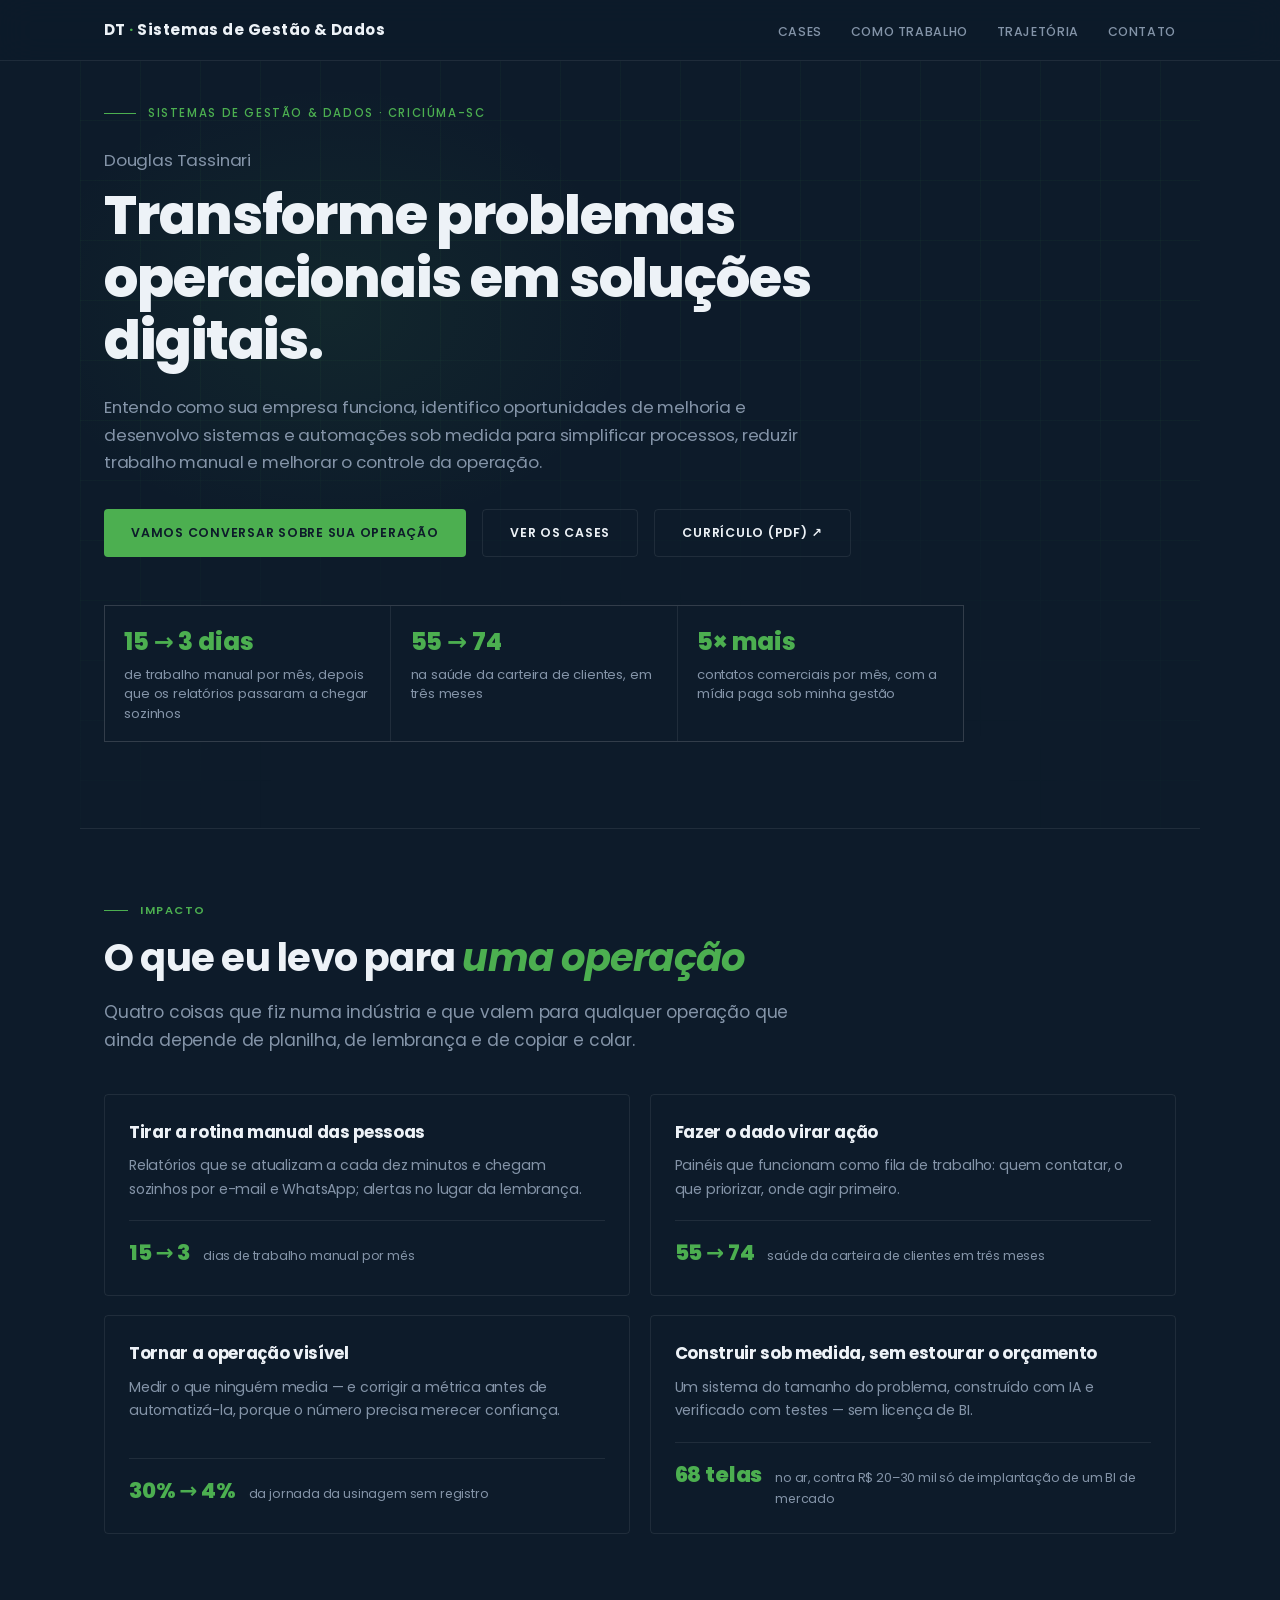
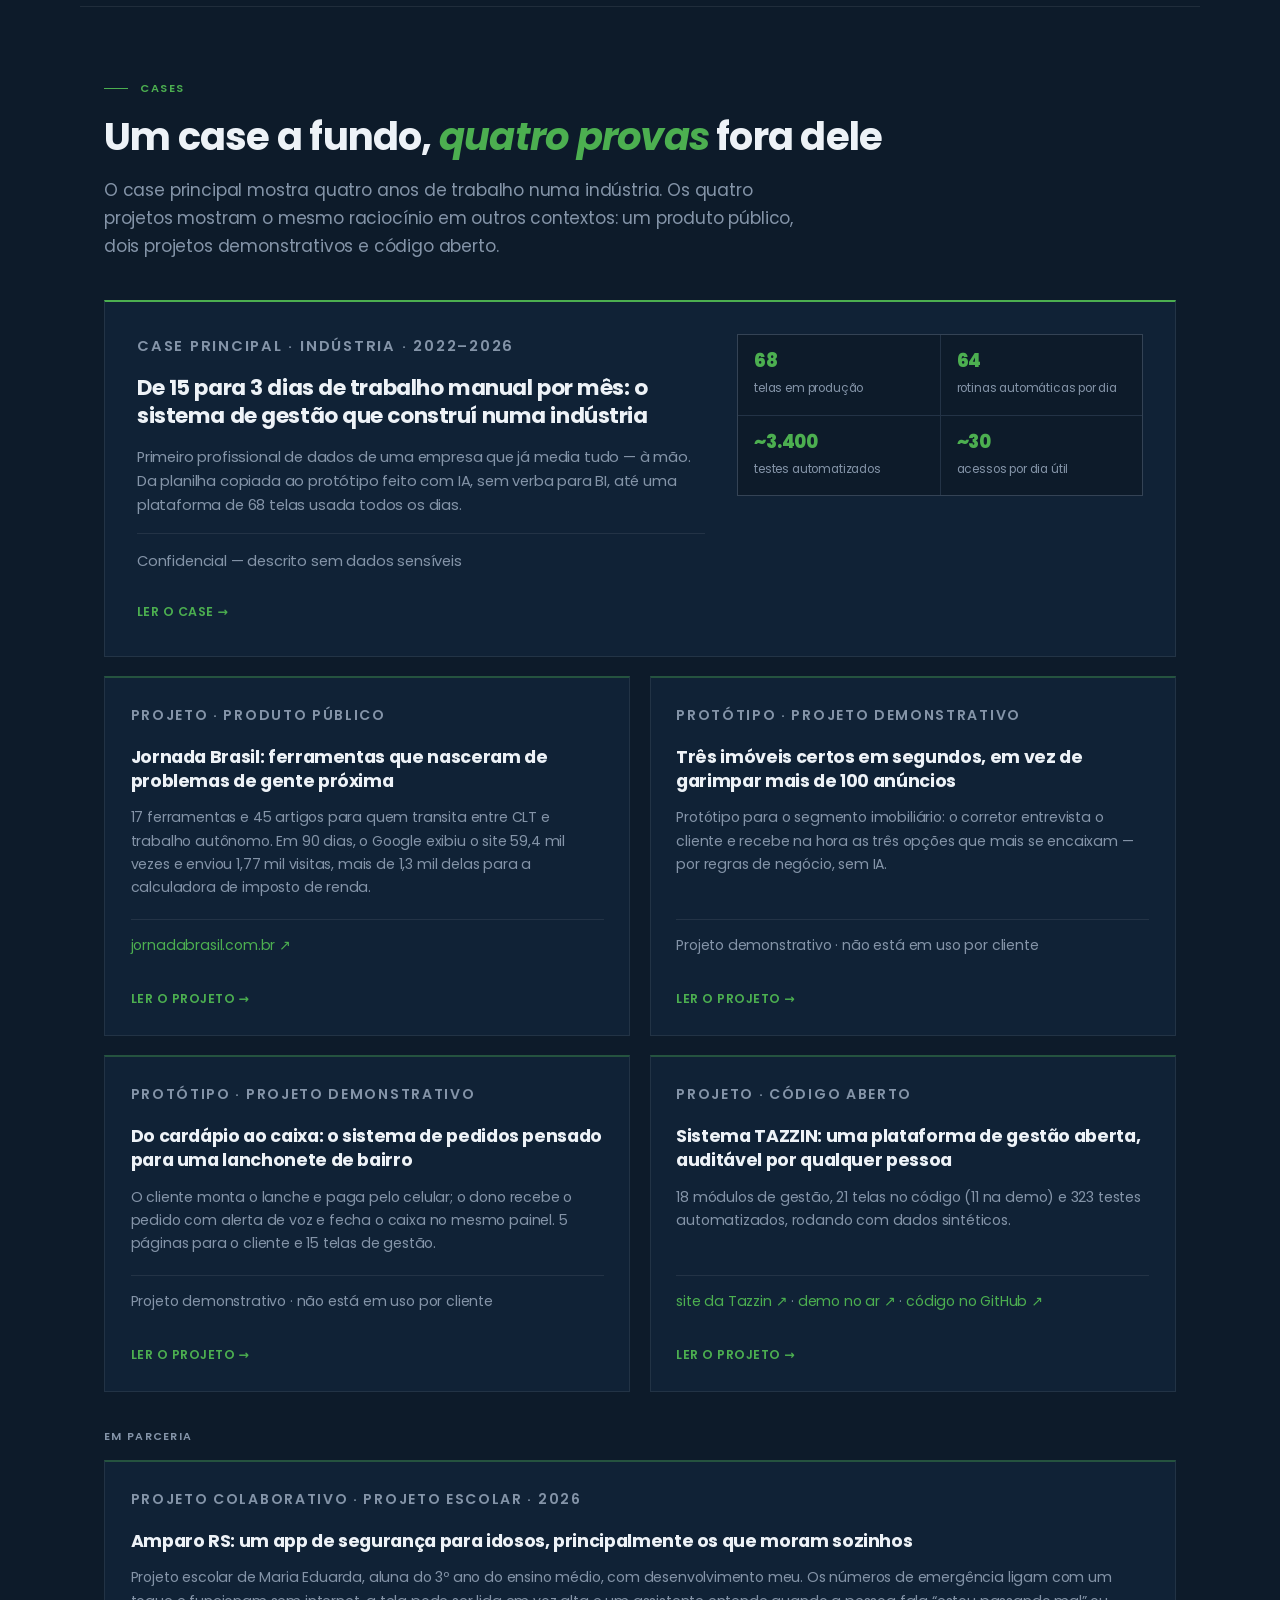
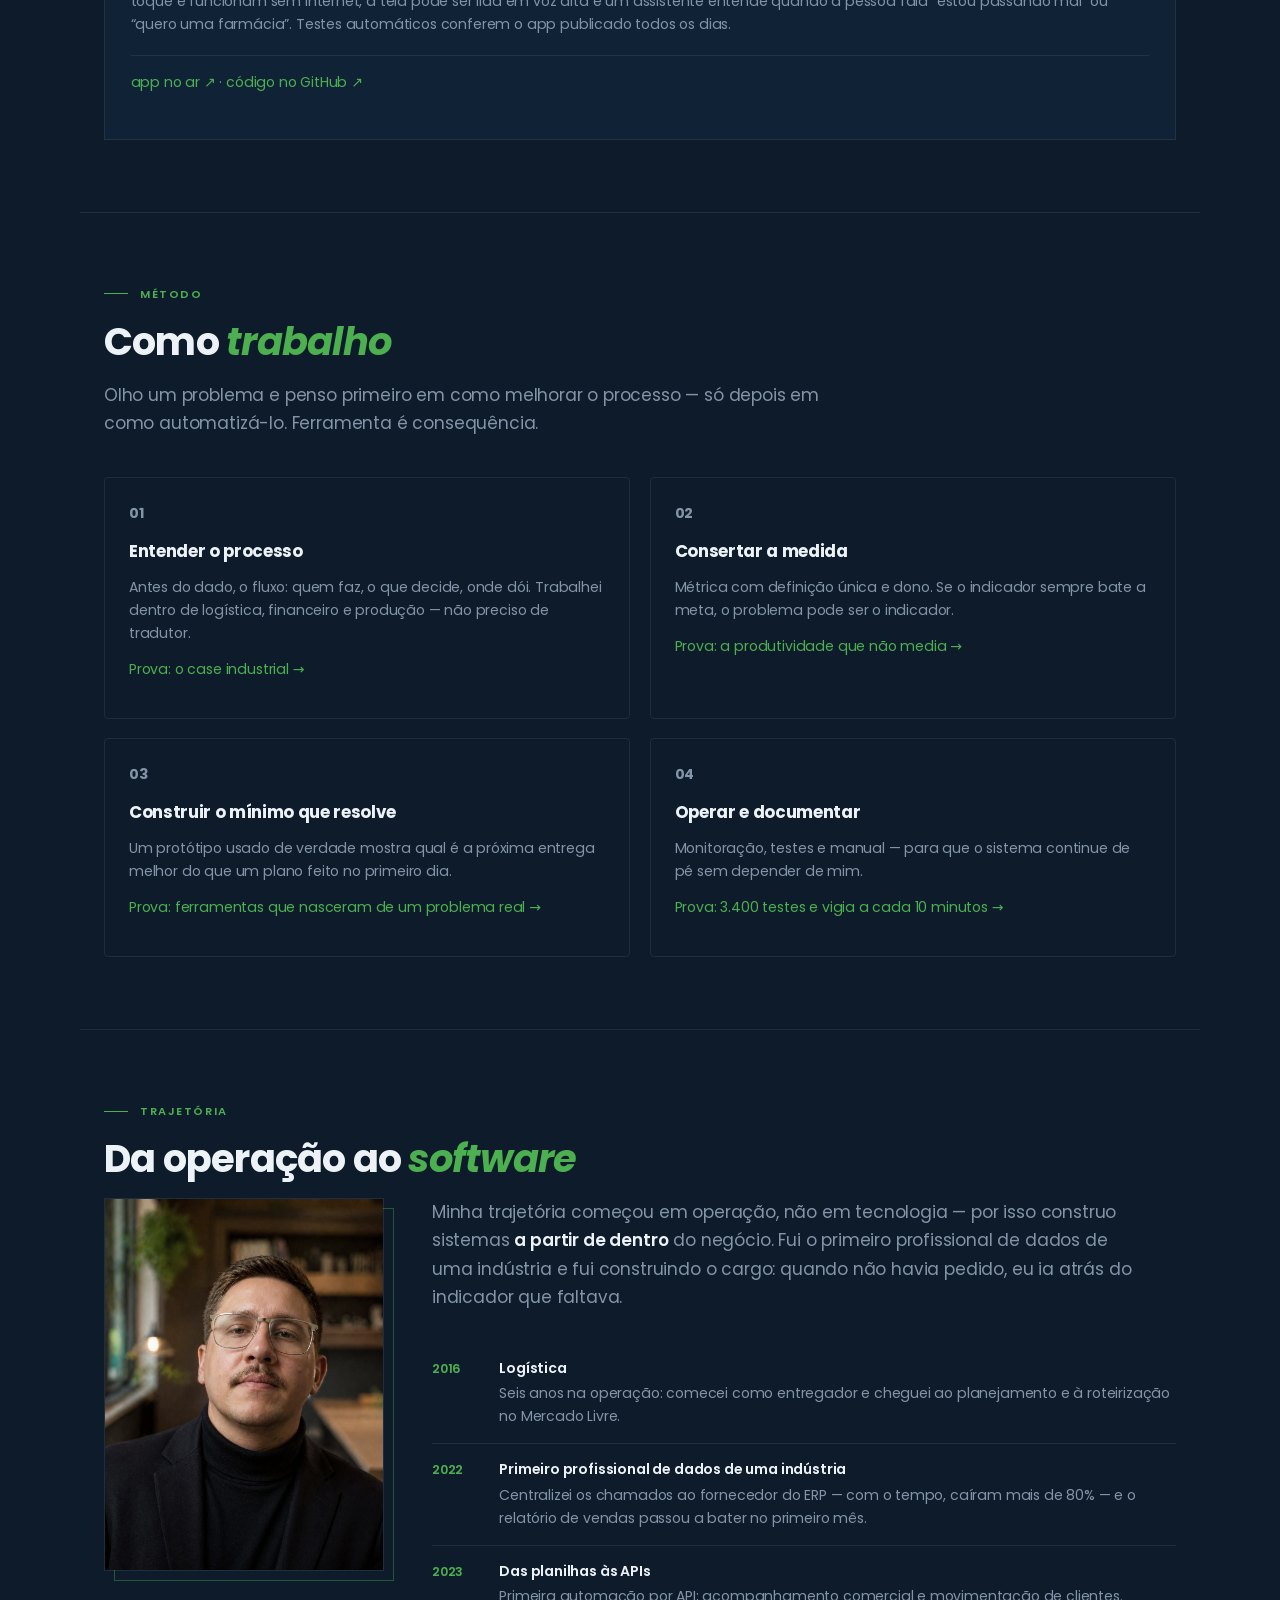
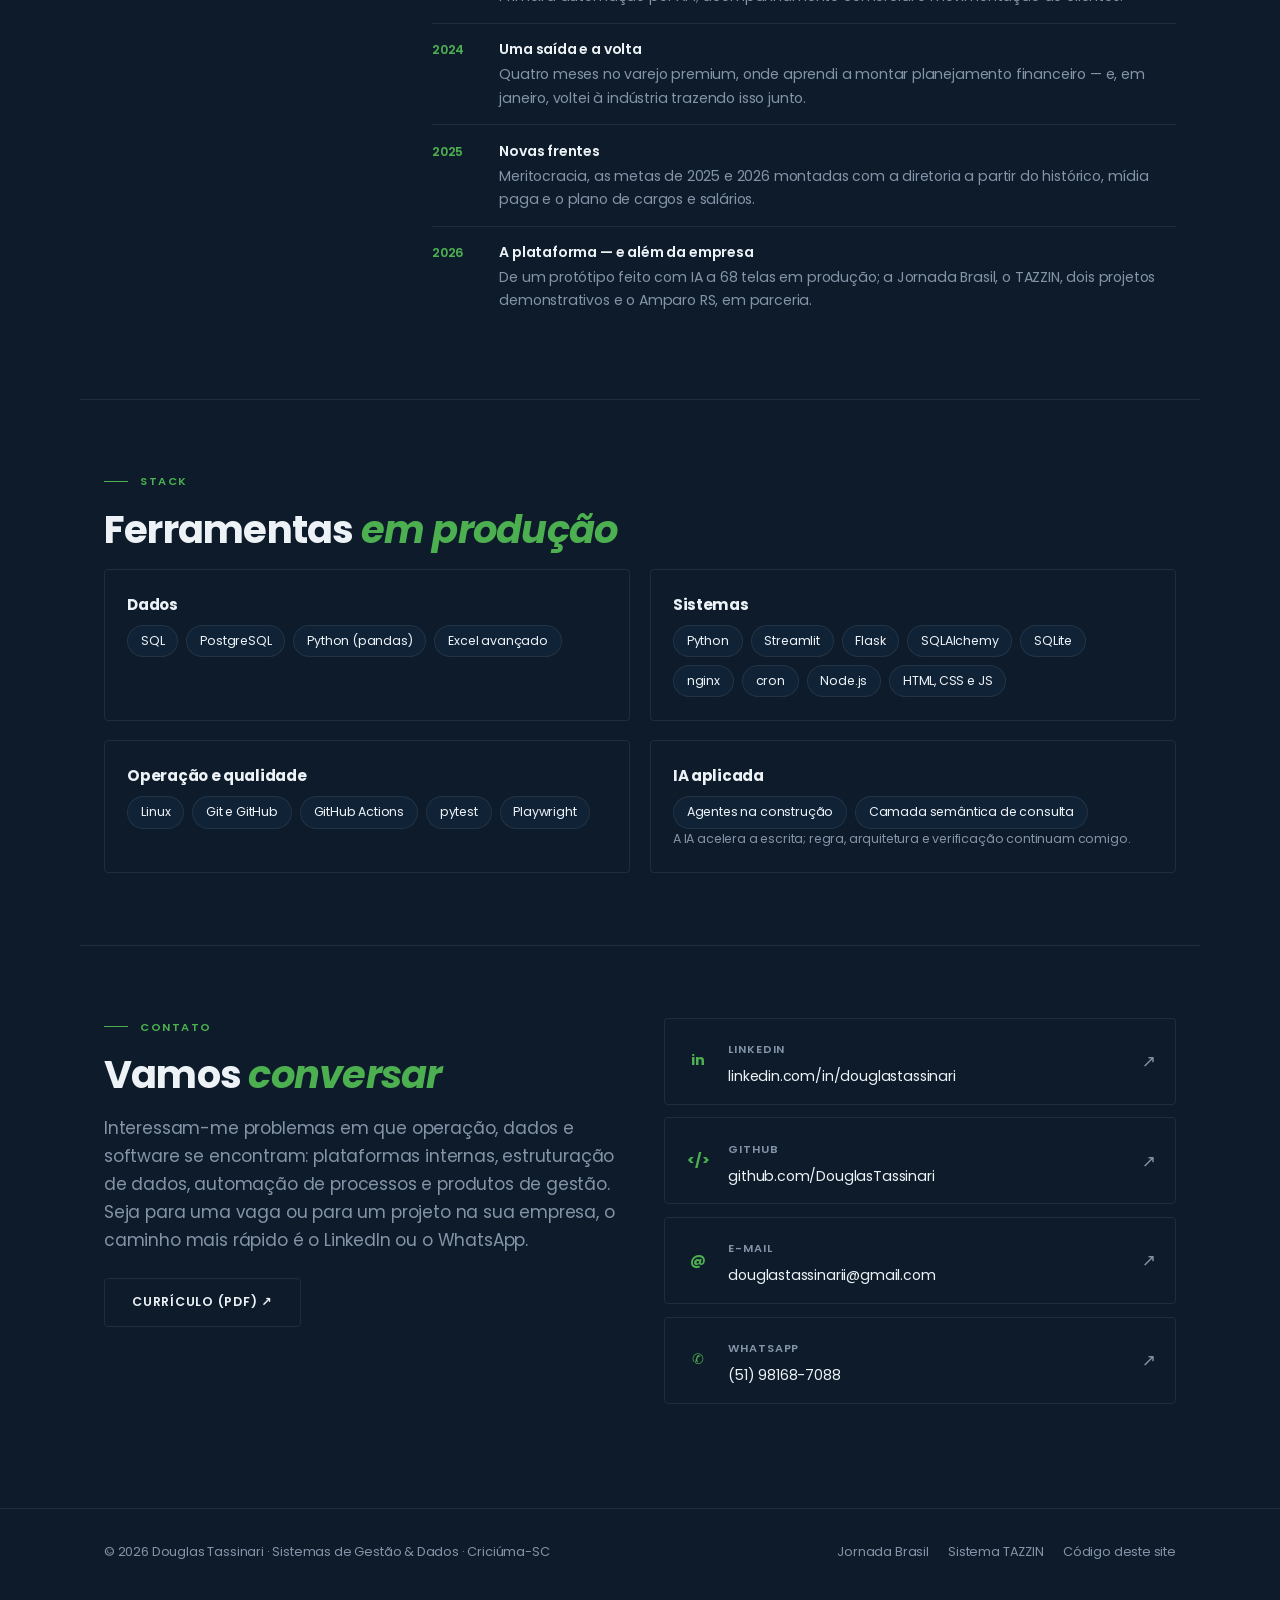
<file: index.html>
<!DOCTYPE html>
<html lang="pt-BR">
<head>
<meta charset="UTF-8">
<meta name="viewport" content="width=device-width, initial-scale=1.0, viewport-fit=cover">
<title>Douglas Tassinari · Sistemas de Gestão &amp; Dados</title>
<meta name="description" content="Transformo operações em sistemas de gestão. Numa indústria, o trabalho manual com relatórios caiu de 15 para 3 dias por mês, a saúde da carteira de clientes foi de 55 para 74 e os contatos comerciais quintuplicaram.">
<link rel="canonical" href="https://douglastassinari.github.io/">
<meta property="og:type" content="website">
<meta property="og:url" content="https://douglastassinari.github.io/">
<meta property="og:title" content="Douglas Tassinari · Sistemas de Gestão & Dados">
<meta property="og:description" content="Transformo operações em sistemas de gestão — com os números de antes e depois, um produto no ar, dois projetos demonstrativos e código aberto.">
<meta property="og:image" content="https://douglastassinari.github.io/assets/img/og-cover.png?v=20261109">
<meta property="og:image:width" content="1200">
<meta property="og:image:height" content="630">
<meta property="og:image:alt" content="Douglas Tassinari: sistemas de gestão e dados">
<meta property="og:locale" content="pt_BR">
<meta name="twitter:card" content="summary_large_image">
<meta name="twitter:image" content="https://douglastassinari.github.io/assets/img/og-cover.png?v=20261109">
<link rel="icon" type="image/svg+xml" href="/favicon.svg">
<link rel="apple-touch-icon" href="/apple-touch-icon.png">
<link rel="manifest" href="/manifest.webmanifest">
<meta name="theme-color" content="#0D1B2A">
<meta name="apple-mobile-web-app-capable" content="yes">
<meta name="apple-mobile-web-app-title" content="Douglas Tassinari">
<link rel="preconnect" href="https://fonts.googleapis.com">
<link rel="preconnect" href="https://fonts.gstatic.com" crossorigin>
<link href="https://fonts.googleapis.com/css2?family=Poppins:wght@400;500;600;700;800&display=swap" rel="stylesheet">
<link rel="stylesheet" href="/assets/css/style.css">
<script type="application/ld+json">
{
  "@context": "https://schema.org",
  "@type": "Person",
  "name": "Douglas Tassinari",
  "url": "https://douglastassinari.github.io/",
  "jobTitle": "Sistemas de Gestão & Dados",
  "address": { "@type": "PostalAddress", "addressLocality": "Criciúma", "addressRegion": "SC", "addressCountry": "BR" },
  "sameAs": [
    "https://www.linkedin.com/in/douglastassinari/",
    "https://github.com/DouglasTassinari"
  ]
}
</script>
</head>
<body>

<a class="skip-link" href="#conteudo">Pular para o conteúdo</a>

<header class="site-header">
  <nav aria-label="Navegação principal">
    <a href="/" class="nav-logo">DT<span> · </span>Sistemas de Gestão &amp; Dados</a>
    <button class="menu-toggle" aria-expanded="false" aria-controls="nav-links" aria-label="Abrir menu">
      <span></span><span></span><span></span>
    </button>
    <ul class="nav-links" id="nav-links">
      <li><a href="/#cases">Cases</a></li>
      <li><a href="/#como-trabalho">Como trabalho</a></li>
      <li><a href="/#trajetoria">Trajetória</a></li>
      <li><a href="/#contato">Contato</a></li>
    </ul>
  </nav>
</header>

<main id="conteudo">

  <!-- Hero: posicionamento + três números de impacto -->
  <section class="hero">
    <div class="hero-grid" aria-hidden="true"></div>
    <div class="hero-glow" aria-hidden="true"></div>
    <div class="hero-content">
      <p class="hero-tag">Sistemas de Gestão &amp; Dados · Criciúma-SC</p>
      <p class="hero-nome">Douglas Tassinari</p>
      <h1>Transforme problemas operacionais em soluções digitais.</h1>
      <p class="hero-sub">Entendo como sua empresa funciona, identifico oportunidades de melhoria e desenvolvo sistemas e automações sob medida para simplificar processos, reduzir trabalho manual e melhorar o controle da operação.</p>
      <div class="hero-ctas">
        <a href="#contato" class="btn btn-primary">Vamos conversar sobre sua operação</a> <a href="#cases" class="btn btn-outline">Ver os cases</a>
        <a href="/Profile.pdf" target="_blank" rel="noopener" class="btn btn-outline">Currículo (PDF) ↗</a>
      </div>
      <ul class="hero-provas hero-provas--numeros">
        <li><a href="/cases/plataforma-industrial/"><strong>15 → 3 dias</strong>de trabalho manual por mês, depois que os relatórios passaram a chegar sozinhos</a></li>
        <li><a href="/cases/plataforma-industrial/"><strong>55 → 74</strong>na saúde da carteira de clientes, em três meses</a></li>
        <li><a href="/cases/plataforma-industrial/"><strong>5× mais</strong>contatos comerciais por mês, com a mídia paga sob minha gestão</a></li>
      </ul>
    </div>
  </section>

  <div class="divider"></div>

  <!-- O que eu levo para uma operação: capacidades com prova -->
  <section id="impacto">
    <div class="section-label">Impacto</div>
    <h2>O que eu levo para <em>uma operação</em></h2>
    <p class="section-intro">Quatro coisas que fiz numa indústria e que valem para qualquer operação que ainda depende de planilha, de lembrança e de copiar e colar.</p>

    <div class="cap-grid fade-in">
      <div class="cap">
        <h3>Tirar a rotina manual das pessoas</h3>
        <p>Relatórios que se atualizam a cada dez minutos e chegam sozinhos por e-mail e WhatsApp; alertas no lugar da lembrança.</p>
        <div class="cap-prova"><strong>15 → 3</strong><span>dias de trabalho manual por mês</span></div>
      </div>
      <div class="cap">
        <h3>Fazer o dado virar ação</h3>
        <p>Painéis que funcionam como fila de trabalho: quem contatar, o que priorizar, onde agir primeiro.</p>
        <div class="cap-prova"><strong>55 → 74</strong><span>saúde da carteira de clientes em três meses</span></div>
      </div>
      <div class="cap">
        <h3>Tornar a operação visível</h3>
        <p>Medir o que ninguém media — e corrigir a métrica antes de automatizá-la, porque o número precisa merecer confiança.</p>
        <div class="cap-prova"><strong>30% → 4%</strong><span>da jornada da usinagem sem registro</span></div>
      </div>
      <div class="cap">
        <h3>Construir sob medida, sem estourar o orçamento</h3>
        <p>Um sistema do tamanho do problema, construído com IA e verificado com testes — sem licença de BI.</p>
        <div class="cap-prova"><strong>68 telas</strong><span>no ar, contra R$ 20–30 mil só de implantação de um BI de mercado</span></div>
      </div>
    </div>
  </section>

  <div class="divider"></div>

  <!-- Cases: um a fundo, três provas fora dele -->
  <section id="cases">
    <div class="section-label">Cases</div>
    <h2>Um case a fundo, <em>quatro provas</em> fora dele</h2>
    <p class="section-intro">O case principal mostra quatro anos de trabalho numa indústria. Os quatro projetos mostram o mesmo raciocínio em outros contextos: um produto público, dois projetos demonstrativos e código aberto.</p>

    <article class="work-featured fade-in">
      <div>
        <p class="case-kicker">Case principal · Indústria · 2022–2026</p>
        <h3><a href="/cases/plataforma-industrial/">De 15 para 3 dias de trabalho manual por mês: o sistema de gestão que construí numa indústria</a></h3>
        <p>Primeiro profissional de dados de uma empresa que já media tudo — à mão. Da planilha copiada ao protótipo feito com IA, sem verba para BI, até uma plataforma de 68 telas usada todos os dias.</p>
        <p class="case-meta">Confidencial — descrito sem dados sensíveis</p>
        <a class="case-link" href="/cases/plataforma-industrial/">Ler o case →</a>
      </div>
      <ul class="mini-stats">
        <li><strong>68</strong><span>telas em produção</span></li>
        <li><strong>64</strong><span>rotinas automáticas por dia</span></li>
        <li><strong>~3.400</strong><span>testes automatizados</span></li>
        <li><strong>~30</strong><span>acessos por dia útil</span></li>
      </ul>
    </article>

    <div class="cases-grid cases-grid--2 fade-in">
      <article class="case-card">
        <p class="case-kicker">Projeto · Produto público</p>
        <h3><a href="/cases/jornada-brasil/">Jornada Brasil: ferramentas que nasceram de problemas de gente próxima</a></h3>
        <p>17 ferramentas e 45 artigos para quem transita entre CLT e trabalho autônomo. Em 90 dias, o Google exibiu o site 59,4 mil vezes e enviou 1,77 mil visitas, mais de 1,3 mil delas para a calculadora de imposto de renda.</p>
        <p class="case-meta"><a href="https://jornadabrasil.com.br" target="_blank" rel="noopener">jornadabrasil.com.br ↗</a></p>
        <a class="case-link" href="/cases/jornada-brasil/">Ler o projeto →</a>
      </article>

      <article class="case-card">
        <p class="case-kicker">Protótipo · Projeto demonstrativo</p>
        <h3><a href="/cases/recomendacao-imoveis/">Três imóveis certos em segundos, em vez de garimpar mais de 100 anúncios</a></h3>
        <p>Protótipo para o segmento imobiliário: o corretor entrevista o cliente e recebe na hora as três opções que mais se encaixam — por regras de negócio, sem IA.</p>
        <p class="case-meta">Projeto demonstrativo · não está em uso por cliente</p>
        <a class="case-link" href="/cases/recomendacao-imoveis/">Ler o projeto →</a>
      </article>

      <article class="case-card">
        <p class="case-kicker">Protótipo · Projeto demonstrativo</p>
        <h3><a href="/cases/delivery-lanchonete/">Do cardápio ao caixa: o sistema de pedidos pensado para uma lanchonete de bairro</a></h3>
        <p>O cliente monta o lanche e paga pelo celular; o dono recebe o pedido com alerta de voz e fecha o caixa no mesmo painel. 5 páginas para o cliente e 15 telas de gestão.</p>
        <p class="case-meta">Projeto demonstrativo · não está em uso por cliente</p>
        <a class="case-link" href="/cases/delivery-lanchonete/">Ler o projeto →</a>
      </article>

      <article class="case-card">
        <p class="case-kicker">Projeto · Código aberto</p>
        <h3><a href="/cases/tazzin/">Sistema TAZZIN: uma plataforma de gestão aberta, auditável por qualquer pessoa</a></h3>
        <p>18 módulos de gestão, 21 telas no código (11 na demo) e 323 testes automatizados, rodando com dados sintéticos.</p>
        <p class="case-meta"><a href="https://douglastassinari.github.io/tazzin-site/" target="_blank" rel="noopener">site da Tazzin ↗</a> · <a href="https://tazzin.streamlit.app" target="_blank" rel="noopener">demo no ar ↗</a> · <a href="https://github.com/DouglasTassinari/tazzin-modulos" target="_blank" rel="noopener">código no GitHub ↗</a></p>
        <a class="case-link" href="/cases/tazzin/">Ler o projeto →</a>
      </article>
    </div>

    <div class="parceria fade-in">
      <p class="case-kicker">Em parceria</p>
      <article class="case-card">
        <p class="case-kicker">Projeto colaborativo · Projeto escolar · 2026</p>
        <h3><a href="https://amparors.github.io" target="_blank" rel="noopener">Amparo RS: um app de segurança para idosos, principalmente os que moram sozinhos</a></h3>
        <p>Projeto escolar de Maria Eduarda, aluna do 3º ano do ensino médio, com desenvolvimento meu. Os números de emergência ligam com um toque e funcionam sem internet, a tela pode ser lida em voz alta e um assistente entende quando a pessoa fala “estou passando mal” ou “quero uma farmácia”. Testes automáticos conferem o app publicado todos os dias.</p>
        <p class="case-meta"><a href="https://amparors.github.io" target="_blank" rel="noopener">app no ar ↗</a> · <a href="https://github.com/amparors/amparors.github.io" target="_blank" rel="noopener">código no GitHub ↗</a></p>
      </article>
    </div>
  </section>

  <div class="divider"></div>

  <!-- Método: o pensamento antes da ferramenta -->
  <section id="como-trabalho">
    <div class="section-label">Método</div>
    <h2>Como <em>trabalho</em></h2>
    <p class="section-intro">Olho um problema e penso primeiro em como melhorar o processo — só depois em como automatizá-lo. Ferramenta é consequência.</p>

    <div class="steps-grid fade-in">
      <div class="step">
        <p class="step-num">01</p>
        <h3>Entender o processo</h3>
        <p>Antes do dado, o fluxo: quem faz, o que decide, onde dói. Trabalhei dentro de logística, financeiro e produção — não preciso de tradutor.</p>
        <p class="step-prova"><a href="/cases/plataforma-industrial/">Prova: o case industrial →</a></p>
      </div>
      <div class="step">
        <p class="step-num">02</p>
        <h3>Consertar a medida</h3>
        <p>Métrica com definição única e dono. Se o indicador sempre bate a meta, o problema pode ser o indicador.</p>
        <p class="step-prova"><a href="/cases/plataforma-industrial/#sec-decisoes">Prova: a produtividade que não media →</a></p>
      </div>
      <div class="step">
        <p class="step-num">03</p>
        <h3>Construir o mínimo que resolve</h3>
        <p>Um protótipo usado de verdade mostra qual é a próxima entrega melhor do que um plano feito no primeiro dia.</p>
        <p class="step-prova"><a href="/cases/jornada-brasil/">Prova: ferramentas que nasceram de um problema real →</a></p>
      </div>
      <div class="step">
        <p class="step-num">04</p>
        <h3>Operar e documentar</h3>
        <p>Monitoração, testes e manual — para que o sistema continue de pé sem depender de mim.</p>
        <p class="step-prova"><a href="/cases/plataforma-industrial/">Prova: 3.400 testes e vigia a cada 10 minutos →</a></p>
      </div>
    </div>
  </section>

  <div class="divider"></div>

  <!-- Trajetória: uma linha por ano -->
  <section id="trajetoria">
    <div class="section-label">Trajetória</div>
    <h2>Da operação ao <em>software</em></h2>

    <div class="trajetoria-grid fade-in">
      <div class="trajetoria-foto-wrap">
        <img src="/assets/img/photo.png" alt="Douglas Tassinari" class="trajetoria-foto" width="280" height="373" loading="lazy">
      </div>
      <div>
        <p class="bio">Minha trajetória começou em operação, não em tecnologia — por isso construo sistemas <strong>a partir de dentro</strong> do negócio. Fui o primeiro profissional de dados de uma indústria e fui construindo o cargo: quando não havia pedido, eu ia atrás do indicador que faltava.</p>

        <ul class="timeline">
          <li class="tl-item"><span class="tl-year">2016</span><div class="tl-content"><strong>Logística</strong>Seis anos na operação: comecei como entregador e cheguei ao planejamento e à roteirização no Mercado Livre.</div></li>
          <li class="tl-item"><span class="tl-year">2022</span><div class="tl-content"><strong>Primeiro profissional de dados de uma indústria</strong>Centralizei os chamados ao fornecedor do ERP — com o tempo, caíram mais de 80% — e o relatório de vendas passou a bater no primeiro mês.</div></li>
          <li class="tl-item"><span class="tl-year">2023</span><div class="tl-content"><strong>Das planilhas às APIs</strong>Primeira automação por API; acompanhamento comercial e movimentação de clientes.</div></li>
          <li class="tl-item"><span class="tl-year">2024</span><div class="tl-content"><strong>Uma saída e a volta</strong>Quatro meses no varejo premium, onde aprendi a montar planejamento financeiro — e, em janeiro, voltei à indústria trazendo isso junto.</div></li>
          <li class="tl-item"><span class="tl-year">2025</span><div class="tl-content"><strong>Novas frentes</strong>Meritocracia, as metas de 2025 e 2026 montadas com a diretoria a partir do histórico, mídia paga e o plano de cargos e salários.</div></li>
          <li class="tl-item"><span class="tl-year">2026</span><div class="tl-content"><strong>A plataforma — e além da empresa</strong>De um protótipo feito com IA a 68 telas em produção; a Jornada Brasil, o TAZZIN, dois projetos demonstrativos e o Amparo RS, em parceria.</div></li>
        </ul>
      </div>
    </div>
  </section>

  <div class="divider"></div>

  <!-- Stack: agrupada por função -->
  <section id="stack">
    <div class="section-label">Stack</div>
    <h2>Ferramentas <em>em produção</em></h2>

    <div class="stack-grid fade-in">
      <div class="stack-item">
        <h3>Dados</h3>
        <ul class="chips"><li>SQL</li><li>PostgreSQL</li><li>Python (pandas)</li><li>Excel avançado</li></ul>
      </div>
      <div class="stack-item">
        <h3>Sistemas</h3>
        <ul class="chips"><li>Python</li><li>Streamlit</li><li>Flask</li><li>SQLAlchemy</li><li>SQLite</li><li>nginx</li><li>cron</li><li>Node.js</li><li>HTML, CSS e JS</li></ul>
      </div>
      <div class="stack-item">
        <h3>Operação e qualidade</h3>
        <ul class="chips"><li>Linux</li><li>Git e GitHub</li><li>GitHub Actions</li><li>pytest</li><li>Playwright</li></ul>
      </div>
      <div class="stack-item">
        <h3>IA aplicada</h3>
        <ul class="chips"><li>Agentes na construção</li><li>Camada semântica de consulta</li></ul>
        <p class="stack-onde">A IA acelera a escrita; regra, arquitetura e verificação continuam comigo.</p>
      </div>
    </div>
  </section>

  <div class="divider"></div>

  <!-- Contato -->
  <section id="contato">
    <div class="contato-grid fade-in">
      <div class="contato-texto">
        <div class="section-label">Contato</div>
        <h2>Vamos <em>conversar</em></h2>
        <p>Interessam-me problemas em que operação, dados e software se encontram: plataformas internas, estruturação de dados, automação de processos e produtos de gestão. Seja para uma vaga ou para um projeto na sua empresa, o caminho mais rápido é o LinkedIn ou o WhatsApp.</p>
        <a href="/Profile.pdf" target="_blank" rel="noopener" class="btn btn-outline">Currículo (PDF) ↗</a>
      </div>
      <div class="contato-links">
        <a href="https://www.linkedin.com/in/douglastassinari/" target="_blank" rel="noopener" class="contato-link">
          <span class="contato-link-icon" aria-hidden="true">in</span>
          <span><span class="contato-link-label">LinkedIn</span><br><span class="contato-link-value">linkedin.com/in/douglastassinari</span></span>
          <span class="contato-link-arrow" aria-hidden="true">↗</span>
        </a>
        <a href="https://github.com/DouglasTassinari" target="_blank" rel="noopener" class="contato-link">
          <span class="contato-link-icon" aria-hidden="true">&lt;/&gt;</span>
          <span><span class="contato-link-label">GitHub</span><br><span class="contato-link-value">github.com/DouglasTassinari</span></span>
          <span class="contato-link-arrow" aria-hidden="true">↗</span>
        </a>
        <a href="mailto:douglastassinarii@gmail.com" class="contato-link">
          <span class="contato-link-icon" aria-hidden="true">@</span>
          <span><span class="contato-link-label">E-mail</span><br><span class="contato-link-value">douglastassinarii@gmail.com</span></span>
          <span class="contato-link-arrow" aria-hidden="true">↗</span>
        </a>
        <a href="https://wa.me/5551981687088" target="_blank" rel="noopener" class="contato-link">
          <span class="contato-link-icon" aria-hidden="true">✆</span>
          <span><span class="contato-link-label">WhatsApp</span><br><span class="contato-link-value">(51) 98168-7088</span></span>
          <span class="contato-link-arrow" aria-hidden="true">↗</span>
        </a>
      </div>
    </div>
  </section>

</main>

<footer class="site-footer">
  <div class="footer-inner">
    <span>© 2026 Douglas Tassinari · Sistemas de Gestão &amp; Dados · Criciúma-SC</span>
    <div class="footer-links">
      <a href="https://jornadabrasil.com.br" target="_blank" rel="noopener">Jornada Brasil</a>
      <a href="https://github.com/DouglasTassinari/tazzin-modulos" target="_blank" rel="noopener">Sistema TAZZIN</a>
      <a href="https://github.com/DouglasTassinari/douglastassinari.github.io" target="_blank" rel="noopener">Código deste site</a>
    </div>
  </div>
  <div class="footer-credit">Desenvolvido por <a class="tz" href="https://douglastassinari.github.io/tazzin-site/" target="_blank" rel="noopener" aria-label="Tazzin"><svg class="tz-mark" viewBox="0 0 100 100" aria-hidden="true" focusable="false"><path fill="currentColor" d="M30 18H80Q82 18 82 20V35Q82 42 75 42H51V74Q51 82 43 82H38Q30 82 30 74V42H16Q14 42 14 40V34Q14 18 30 18Z"/><rect x="59" y="56" width="23" height="26" rx="8" fill="#4CAF50"/></svg><b>TAZZIN</b></a></div>
</footer>

<script src="/assets/js/main.js" defer></script>
</body>
</html>
</file>
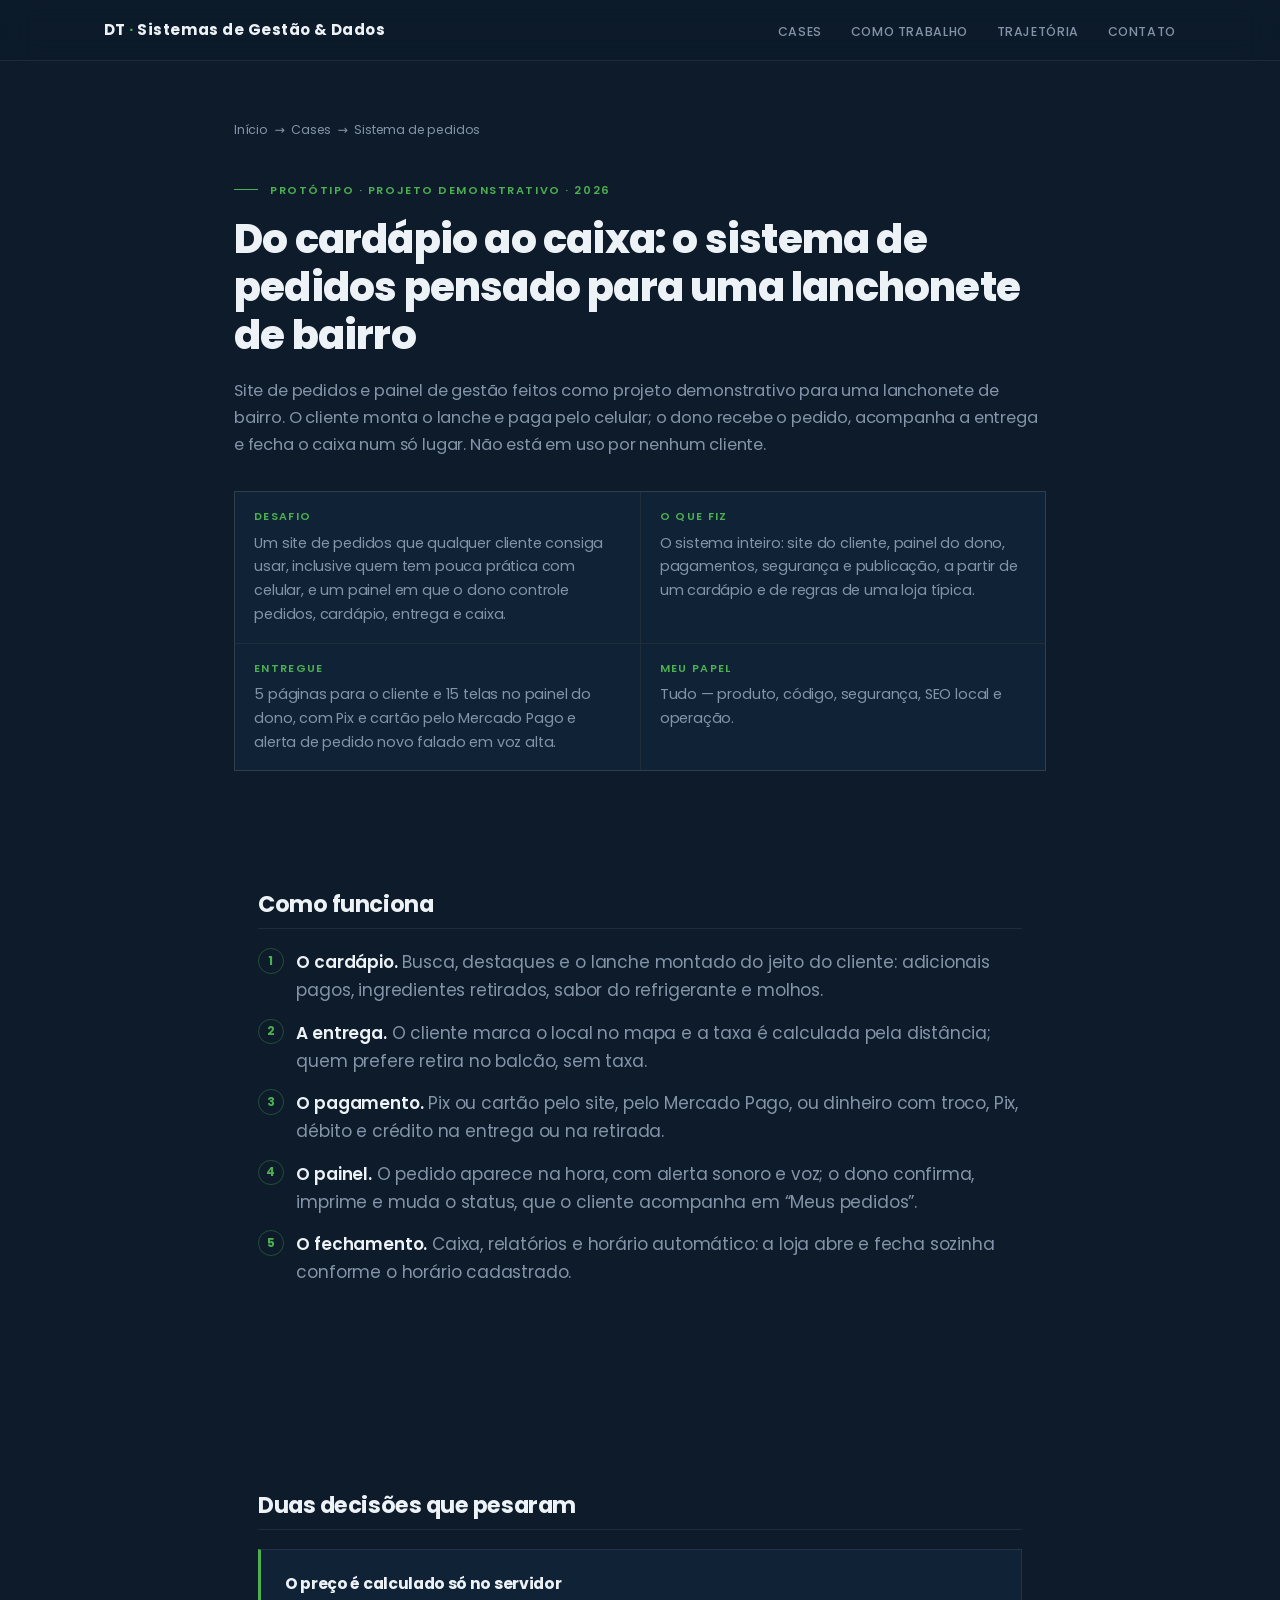
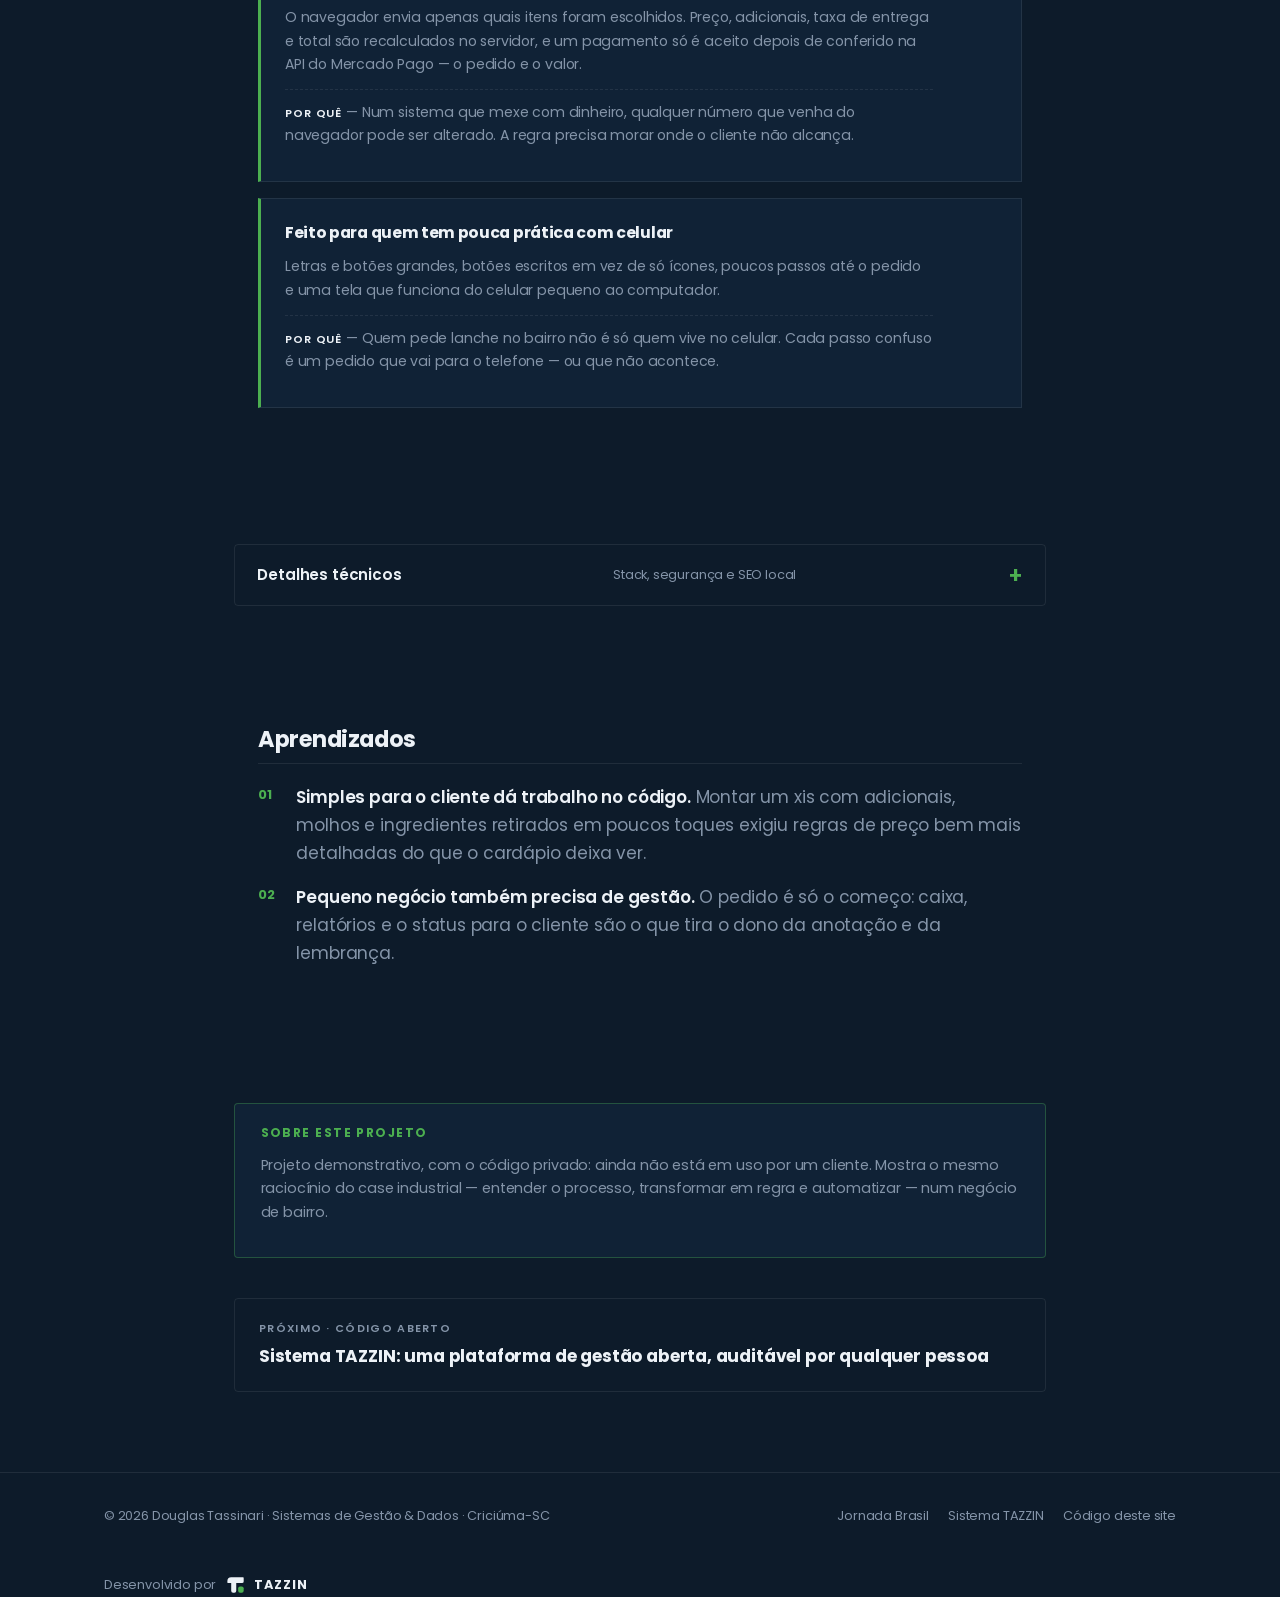
<file: cases/delivery-lanchonete/index.html>
<!DOCTYPE html>
<html lang="pt-BR">
<head>
<meta charset="UTF-8">
<meta name="viewport" content="width=device-width, initial-scale=1.0, viewport-fit=cover">
<title>Do cardápio ao caixa: o sistema de pedidos pensado para uma lanchonete de bairro · Douglas Tassinari</title>
<meta name="description" content="Projeto demonstrativo de site de pedidos e painel de gestão para uma lanchonete: lanche montado pelo celular, entrega com taxa por distância, Pix e cartão pelo Mercado Pago, pedidos em tempo real, caixa e relatórios.">
<link rel="canonical" href="https://douglastassinari.github.io/cases/delivery-lanchonete/">
<meta property="og:type" content="article">
<meta property="og:url" content="https://douglastassinari.github.io/cases/delivery-lanchonete/">
<meta property="og:title" content="Do cardápio ao caixa: o sistema de pedidos pensado para uma lanchonete de bairro">
<meta property="og:description" content="O cliente monta o lanche e paga pelo celular; o dono recebe, acompanha e fecha o caixa num só lugar.">
<meta property="og:image" content="https://douglastassinari.github.io/assets/img/og-cover.png?v=20261109">
<meta property="og:image:width" content="1200">
<meta property="og:image:height" content="630">
<meta property="og:image:alt" content="Douglas Tassinari: sistemas de gestão e dados">
<meta property="og:locale" content="pt_BR">
<meta name="twitter:card" content="summary_large_image">
<meta name="twitter:image" content="https://douglastassinari.github.io/assets/img/og-cover.png?v=20261109">
<link rel="icon" type="image/svg+xml" href="/favicon.svg">
<link rel="preconnect" href="https://fonts.googleapis.com">
<link rel="preconnect" href="https://fonts.gstatic.com" crossorigin>
<link href="https://fonts.googleapis.com/css2?family=Poppins:wght@400;500;600;700;800&display=swap" rel="stylesheet">
<link rel="stylesheet" href="/assets/css/style.css">
<script type="application/ld+json">
{
  "@context": "https://schema.org",
  "@type": "BreadcrumbList",
  "itemListElement": [
    { "@type": "ListItem", "position": 1, "name": "Início", "item": "https://douglastassinari.github.io/" },
    { "@type": "ListItem", "position": 2, "name": "Cases", "item": "https://douglastassinari.github.io/#cases" },
    { "@type": "ListItem", "position": 3, "name": "Sistema de pedidos" }
  ]
}
</script>
</head>
<body>

<a class="skip-link" href="#conteudo">Pular para o conteúdo</a>

<header class="site-header">
  <nav aria-label="Navegação principal">
    <a href="/" class="nav-logo">DT<span> · </span>Sistemas de Gestão &amp; Dados</a>
    <button class="menu-toggle" aria-expanded="false" aria-controls="nav-links" aria-label="Abrir menu">
      <span></span><span></span><span></span>
    </button>
    <ul class="nav-links" id="nav-links">
      <li><a href="/#cases">Cases</a></li>
      <li><a href="/#como-trabalho">Como trabalho</a></li>
      <li><a href="/#trajetoria">Trajetória</a></li>
      <li><a href="/#contato">Contato</a></li>
    </ul>
  </nav>
</header>

<main id="conteudo" class="case-page">

  <nav class="breadcrumb" aria-label="Trilha de navegação">
    <a href="/">Início</a><span aria-hidden="true">→</span><a href="/#cases">Cases</a><span aria-hidden="true">→</span>Sistema de pedidos
  </nav>

  <header class="case-header">
    <div class="section-label">Protótipo · Projeto demonstrativo · 2026</div>
    <h1>Do cardápio ao caixa: o sistema de pedidos pensado para uma lanchonete de bairro</h1>
    <p class="case-lead">Site de pedidos e painel de gestão feitos como projeto demonstrativo para uma lanchonete de bairro. O cliente monta o lanche e paga pelo celular; o dono recebe o pedido, acompanha a entrega e fecha o caixa num só lugar. Não está em uso por nenhum cliente.</p>
    <dl class="resumo">
      <div><dt>Desafio</dt><dd>Um site de pedidos que qualquer cliente consiga usar, inclusive quem tem pouca prática com celular, e um painel em que o dono controle pedidos, cardápio, entrega e caixa.</dd></div>
      <div><dt>O que fiz</dt><dd>O sistema inteiro: site do cliente, painel do dono, pagamentos, segurança e publicação, a partir de um cardápio e de regras de uma loja típica.</dd></div>
      <div><dt>Entregue</dt><dd>5 páginas para o cliente e 15 telas no painel do dono, com Pix e cartão pelo Mercado Pago e alerta de pedido novo falado em voz alta.</dd></div>
      <div><dt>Meu papel</dt><dd>Tudo — produto, código, segurança, SEO local e operação.</dd></div>
    </dl>
  </header>

  <section class="case-section" aria-labelledby="sec-funciona">
    <h2 id="sec-funciona">Como funciona</h2>
    <ol class="passos">
      <li><strong>O cardápio.</strong> Busca, destaques e o lanche montado do jeito do cliente: adicionais pagos, ingredientes retirados, sabor do refrigerante e molhos.</li>
      <li><strong>A entrega.</strong> O cliente marca o local no mapa e a taxa é calculada pela distância; quem prefere retira no balcão, sem taxa.</li>
      <li><strong>O pagamento.</strong> Pix ou cartão pelo site, pelo Mercado Pago, ou dinheiro com troco, Pix, débito e crédito na entrega ou na retirada.</li>
      <li><strong>O painel.</strong> O pedido aparece na hora, com alerta sonoro e voz; o dono confirma, imprime e muda o status, que o cliente acompanha em “Meus pedidos”.</li>
      <li><strong>O fechamento.</strong> Caixa, relatórios e horário automático: a loja abre e fecha sozinha conforme o horário cadastrado.</li>
    </ol>
  </section>

  <section class="case-section" aria-labelledby="sec-decisoes">
    <h2 id="sec-decisoes">Duas decisões que pesaram</h2>

    <div class="decisao">
      <h3>O preço é calculado só no servidor</h3>
      <p>O navegador envia apenas quais itens foram escolhidos. Preço, adicionais, taxa de entrega e total são recalculados no servidor, e um pagamento só é aceito depois de conferido na API do Mercado Pago — o pedido e o valor.</p>
      <p class="decisao-alt"><strong>Por quê</strong> — Num sistema que mexe com dinheiro, qualquer número que venha do navegador pode ser alterado. A regra precisa morar onde o cliente não alcança.</p>
    </div>

    <div class="decisao">
      <h3>Feito para quem tem pouca prática com celular</h3>
      <p>Letras e botões grandes, botões escritos em vez de só ícones, poucos passos até o pedido e uma tela que funciona do celular pequeno ao computador.</p>
      <p class="decisao-alt"><strong>Por quê</strong> — Quem pede lanche no bairro não é só quem vive no celular. Cada passo confuso é um pedido que vai para o telefone — ou que não acontece.</p>
    </div>
  </section>

  <details class="detalhes">
    <summary>Detalhes técnicos<span>Stack, segurança e SEO local</span></summary>
    <div class="detalhes-corpo">
      <h3>Stack</h3>
      <ul class="chips">
        <li>Python</li><li>Flask</li><li>SQLite</li><li>Waitress</li><li>JavaScript</li><li>Leaflet + OpenStreetMap</li><li>Mercado Pago (Pix e cartão)</li><li>Render</li>
      </ul>
      <h3>Segurança</h3>
      <ul>
        <li><strong>Painel do dono</strong> — senha forte, verificação em duas etapas, bloqueio após tentativas erradas, sessão que expira e “sair de todos os aparelhos”.</li>
        <li><strong>Pagamentos</strong> — o cartão é digitado na página do Mercado Pago, nunca no site; o token da conta fica criptografado no banco, e o aviso de pagamento tem a assinatura validada.</li>
        <li><strong>Site</strong> — proteção contra formulários forjados, cabeçalhos de segurança, limite de pedidos por aparelho e validação das fotos enviadas; código verificado com <code>bandit</code> e <code>pip-audit</code>.</li>
      </ul>
      <h3>SEO local</h3>
      <ul>
        <li><strong>Dados estruturados</strong> — restaurante, endereço, horário, área de entrega e cardápio com preços no formato que o Google lê.</li>
        <li><strong>Conteúdo que vem do painel</strong> — horário, taxa e perguntas frequentes são montados a partir das configurações da loja e mudam sozinhos quando o dono altera algo.</li>
      </ul>
    </div>
  </details>

  <section class="case-section" aria-labelledby="sec-aprendizados">
    <h2 id="sec-aprendizados">Aprendizados</h2>
    <ol class="aprendizados">
      <li><strong>Simples para o cliente dá trabalho no código.</strong> Montar um xis com adicionais, molhos e ingredientes retirados em poucos toques exigiu regras de preço bem mais detalhadas do que o cardápio deixa ver.</li>
      <li><strong>Pequeno negócio também precisa de gestão.</strong> O pedido é só o começo: caixa, relatórios e o status para o cliente são o que tira o dono da anotação e da lembrança.</li>
    </ol>
  </section>

  <aside class="prova-box">
    <h2>Sobre este projeto</h2>
    <p>Projeto demonstrativo, com o código privado: ainda não está em uso por um cliente. Mostra o mesmo raciocínio do case industrial — entender o processo, transformar em regra e automatizar — num negócio de bairro.</p>
  </aside>

  <a class="case-next" href="/cases/tazzin/">
    <span class="case-next-label">Próximo · Código aberto</span>
    <span class="case-next-title">Sistema TAZZIN: uma plataforma de gestão aberta, auditável por qualquer pessoa</span>
  </a>

</main>

<footer class="site-footer">
  <div class="footer-inner">
    <span>© 2026 Douglas Tassinari · Sistemas de Gestão &amp; Dados · Criciúma-SC</span>
    <div class="footer-links">
      <a href="https://jornadabrasil.com.br" target="_blank" rel="noopener">Jornada Brasil</a>
      <a href="https://github.com/DouglasTassinari/tazzin-modulos" target="_blank" rel="noopener">Sistema TAZZIN</a>
      <a href="https://github.com/DouglasTassinari/douglastassinari.github.io" target="_blank" rel="noopener">Código deste site</a>
    </div>
  </div>
  <div class="footer-credit">Desenvolvido por <a class="tz" href="https://douglastassinari.github.io/tazzin-site/" target="_blank" rel="noopener" aria-label="Tazzin"><svg class="tz-mark" viewBox="0 0 100 100" aria-hidden="true" focusable="false"><path fill="currentColor" d="M30 18H80Q82 18 82 20V35Q82 42 75 42H51V74Q51 82 43 82H38Q30 82 30 74V42H16Q14 42 14 40V34Q14 18 30 18Z"/><rect x="59" y="56" width="23" height="26" rx="8" fill="#4CAF50"/></svg><b>TAZZIN</b></a></div>
</footer>

<script src="/assets/js/main.js" defer></script>
</body>
</html>
</file>
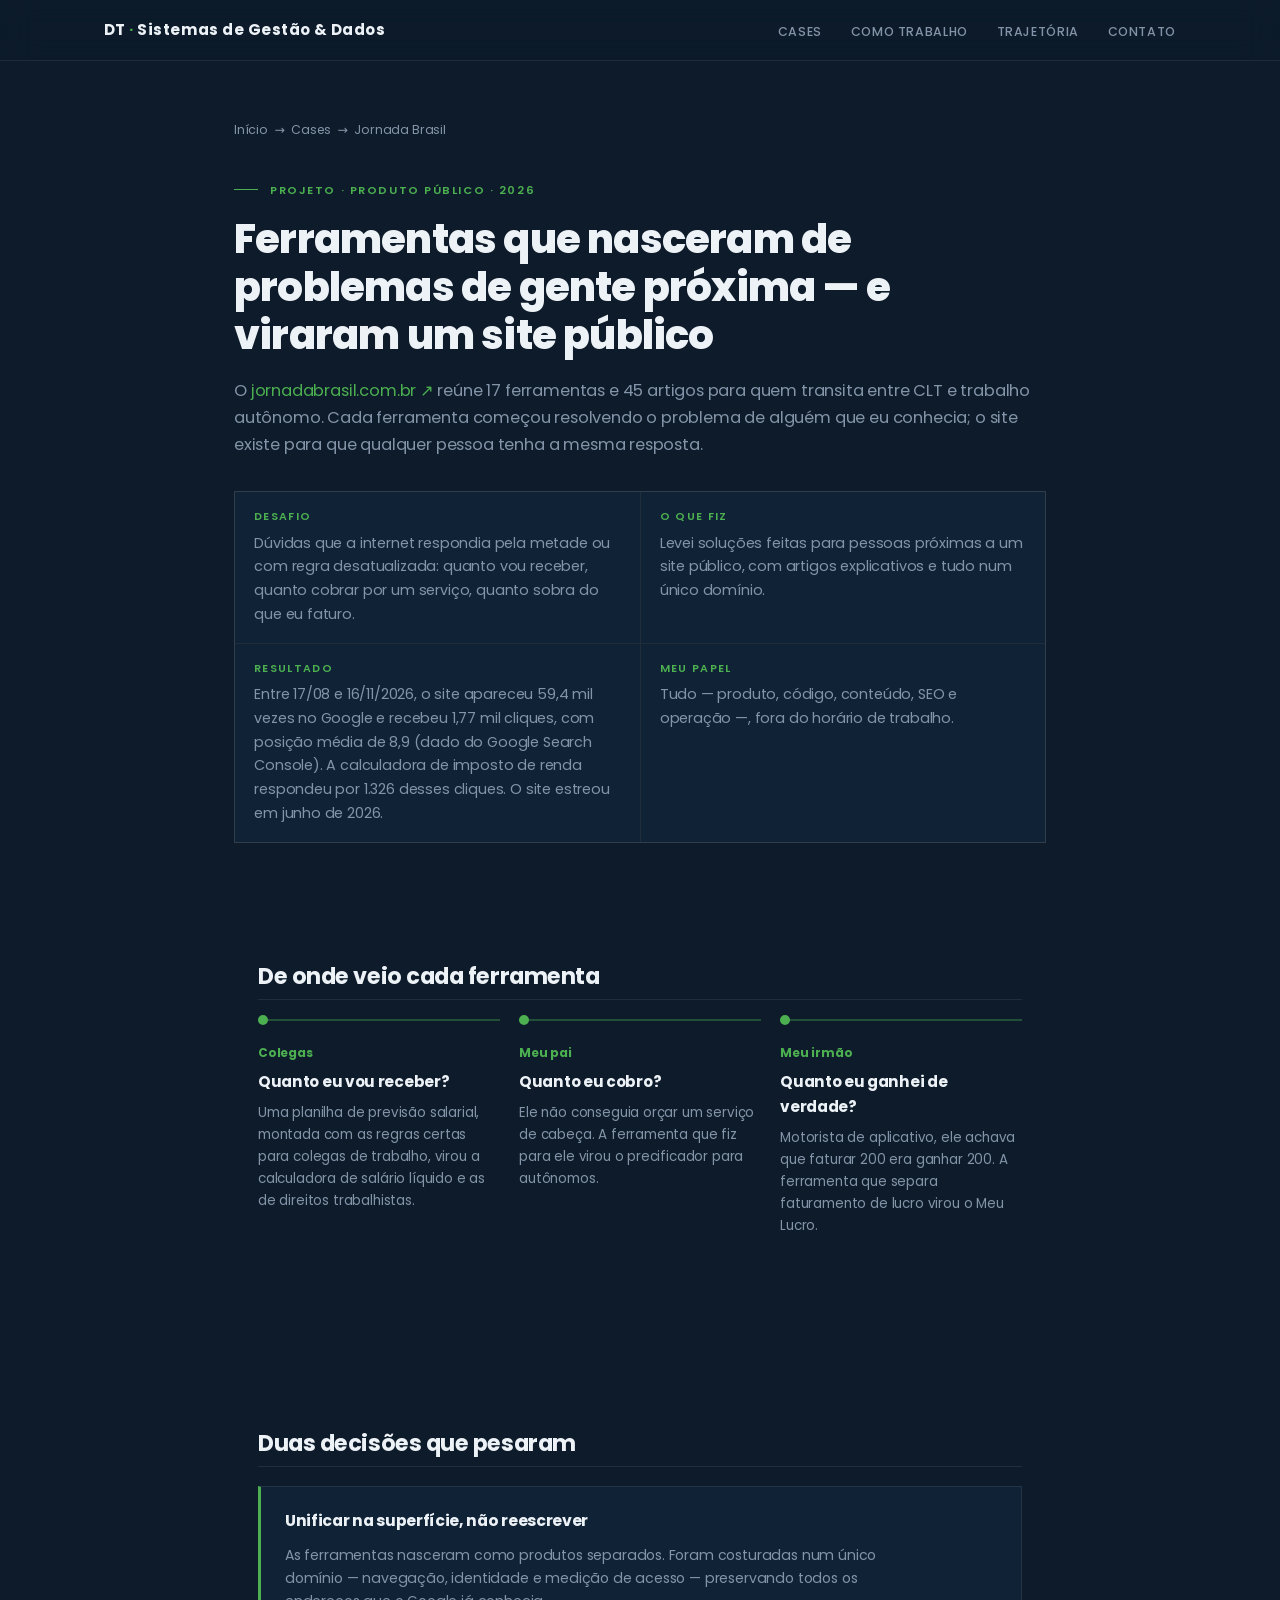
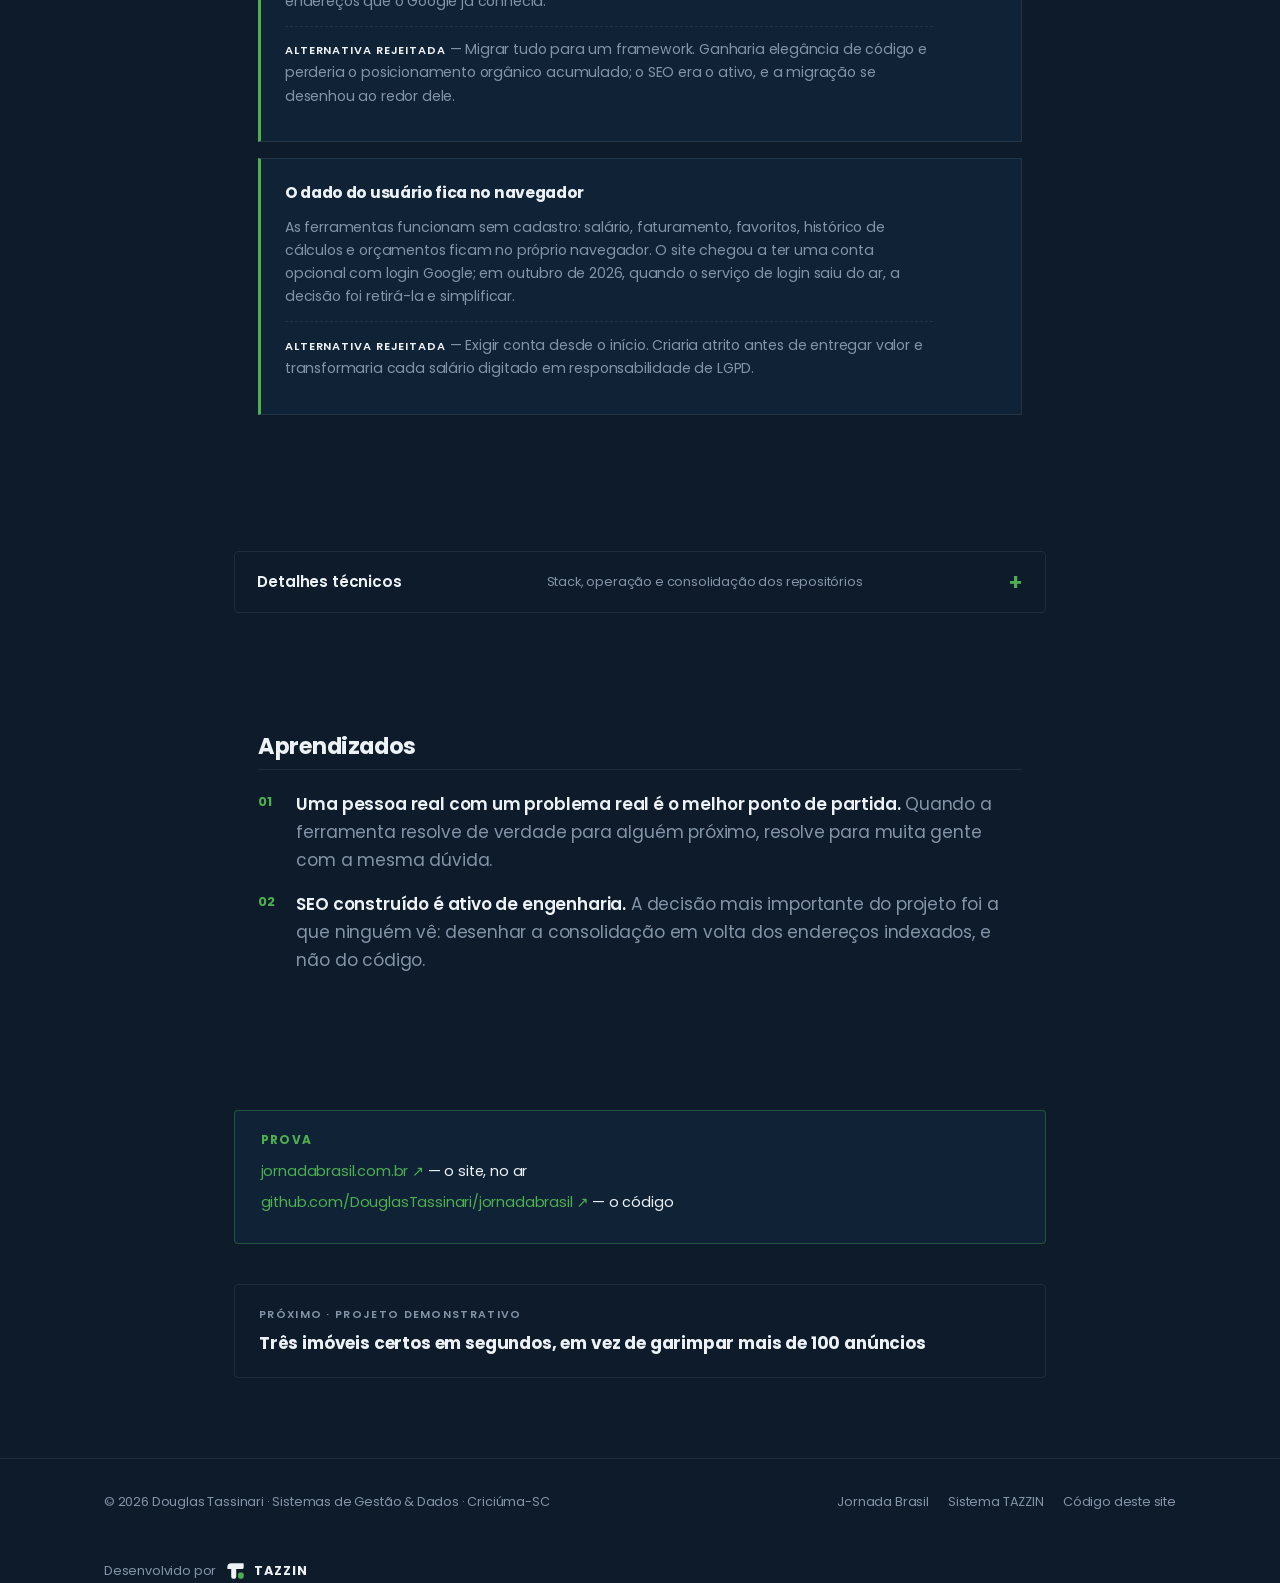
<file: cases/jornada-brasil/index.html>
<!DOCTYPE html>
<html lang="pt-BR">
<head>
<meta charset="UTF-8">
<meta name="viewport" content="width=device-width, initial-scale=1.0, viewport-fit=cover">
<title>Jornada Brasil: ferramentas que nasceram de problemas de gente próxima · Douglas Tassinari</title>
<meta name="description" content="17 ferramentas e 45 artigos para quem transita entre CLT e trabalho autônomo — cada ferramenta nasceu do problema de alguém próximo. Entre agosto e novembro de 2026, o Google enviou 1,77 mil visitas ao site.">
<link rel="canonical" href="https://douglastassinari.github.io/cases/jornada-brasil/">
<meta property="og:type" content="article">
<meta property="og:url" content="https://douglastassinari.github.io/cases/jornada-brasil/">
<meta property="og:title" content="Jornada Brasil: ferramentas que nasceram de problemas de gente próxima">
<meta property="og:description" content="Uma planilha para colegas, um orçamento para o meu pai e uma conta de lucro para o meu irmão viraram um site público com 17 ferramentas.">
<meta property="og:image" content="https://douglastassinari.github.io/assets/img/og-cover.png?v=20261109">
<meta property="og:image:width" content="1200">
<meta property="og:image:height" content="630">
<meta property="og:image:alt" content="Douglas Tassinari: sistemas de gestão e dados">
<meta property="og:locale" content="pt_BR">
<meta name="twitter:card" content="summary_large_image">
<meta name="twitter:image" content="https://douglastassinari.github.io/assets/img/og-cover.png?v=20261109">
<link rel="icon" type="image/svg+xml" href="/favicon.svg">
<link rel="preconnect" href="https://fonts.googleapis.com">
<link rel="preconnect" href="https://fonts.gstatic.com" crossorigin>
<link href="https://fonts.googleapis.com/css2?family=Poppins:wght@400;500;600;700;800&display=swap" rel="stylesheet">
<link rel="stylesheet" href="/assets/css/style.css">
<script type="application/ld+json">
{
  "@context": "https://schema.org",
  "@type": "BreadcrumbList",
  "itemListElement": [
    { "@type": "ListItem", "position": 1, "name": "Início", "item": "https://douglastassinari.github.io/" },
    { "@type": "ListItem", "position": 2, "name": "Cases", "item": "https://douglastassinari.github.io/#cases" },
    { "@type": "ListItem", "position": 3, "name": "Jornada Brasil" }
  ]
}
</script>
</head>
<body>

<a class="skip-link" href="#conteudo">Pular para o conteúdo</a>

<header class="site-header">
  <nav aria-label="Navegação principal">
    <a href="/" class="nav-logo">DT<span> · </span>Sistemas de Gestão &amp; Dados</a>
    <button class="menu-toggle" aria-expanded="false" aria-controls="nav-links" aria-label="Abrir menu">
      <span></span><span></span><span></span>
    </button>
    <ul class="nav-links" id="nav-links">
      <li><a href="/#cases">Cases</a></li>
      <li><a href="/#como-trabalho">Como trabalho</a></li>
      <li><a href="/#trajetoria">Trajetória</a></li>
      <li><a href="/#contato">Contato</a></li>
    </ul>
  </nav>
</header>

<main id="conteudo" class="case-page">

  <nav class="breadcrumb" aria-label="Trilha de navegação">
    <a href="/">Início</a><span aria-hidden="true">→</span><a href="/#cases">Cases</a><span aria-hidden="true">→</span>Jornada Brasil
  </nav>

  <header class="case-header">
    <div class="section-label">Projeto · Produto público · 2026</div>
    <h1>Ferramentas que nasceram de problemas de gente próxima — e viraram um site público</h1>
    <p class="case-lead">O <a href="https://jornadabrasil.com.br" target="_blank" rel="noopener">jornadabrasil.com.br ↗</a> reúne 17 ferramentas e 45 artigos para quem transita entre CLT e trabalho autônomo. Cada ferramenta começou resolvendo o problema de alguém que eu conhecia; o site existe para que qualquer pessoa tenha a mesma resposta.</p>
    <dl class="resumo">
      <div><dt>Desafio</dt><dd>Dúvidas que a internet respondia pela metade ou com regra desatualizada: quanto vou receber, quanto cobrar por um serviço, quanto sobra do que eu faturo.</dd></div>
      <div><dt>O que fiz</dt><dd>Levei soluções feitas para pessoas próximas a um site público, com artigos explicativos e tudo num único domínio.</dd></div>
      <div><dt>Resultado</dt><dd>Entre 17/08 e 16/11/2026, o site apareceu 59,4 mil vezes no Google e recebeu 1,77 mil cliques, com posição média de 8,9 (dado do Google Search Console). A calculadora de imposto de renda respondeu por 1.326 desses cliques. O site estreou em junho de 2026.</dd></div>
      <div><dt>Meu papel</dt><dd>Tudo — produto, código, conteúdo, SEO e operação —, fora do horário de trabalho.</dd></div>
    </dl>
  </header>

  <section class="case-section" aria-labelledby="sec-origem">
    <h2 id="sec-origem">De onde veio cada ferramenta</h2>
    <ol class="evolucao evolucao--3">
      <li>
        <span class="ev-ano">Colegas</span>
        <h3>Quanto eu vou receber?</h3>
        <p>Uma planilha de previsão salarial, montada com as regras certas para colegas de trabalho, virou a calculadora de salário líquido e as de direitos trabalhistas.</p>
      </li>
      <li>
        <span class="ev-ano">Meu pai</span>
        <h3>Quanto eu cobro?</h3>
        <p>Ele não conseguia orçar um serviço de cabeça. A ferramenta que fiz para ele virou o precificador para autônomos.</p>
      </li>
      <li>
        <span class="ev-ano">Meu irmão</span>
        <h3>Quanto eu ganhei de verdade?</h3>
        <p>Motorista de aplicativo, ele achava que faturar 200 era ganhar 200. A ferramenta que separa faturamento de lucro virou o Meu Lucro.</p>
      </li>
    </ol>
  </section>

  <section class="case-section" aria-labelledby="sec-decisoes">
    <h2 id="sec-decisoes">Duas decisões que pesaram</h2>

    <div class="decisao">
      <h3>Unificar na superfície, não reescrever</h3>
      <p>As ferramentas nasceram como produtos separados. Foram costuradas num único domínio — navegação, identidade e medição de acesso — preservando todos os endereços que o Google já conhecia.</p>
      <p class="decisao-alt"><strong>Alternativa rejeitada</strong> — Migrar tudo para um framework. Ganharia elegância de código e perderia o posicionamento orgânico acumulado; o SEO era o ativo, e a migração se desenhou ao redor dele.</p>
    </div>

    <div class="decisao">
      <h3>O dado do usuário fica no navegador</h3>
      <p>As ferramentas funcionam sem cadastro: salário, faturamento, favoritos, histórico de cálculos e orçamentos ficam no próprio navegador. O site chegou a ter uma conta opcional com login Google; em outubro de 2026, quando o serviço de login saiu do ar, a decisão foi retirá-la e simplificar.</p>
      <p class="decisao-alt"><strong>Alternativa rejeitada</strong> — Exigir conta desde o início. Criaria atrito antes de entregar valor e transformaria cada salário digitado em responsabilidade de LGPD.</p>
    </div>
  </section>

  <details class="detalhes">
    <summary>Detalhes técnicos<span>Stack, operação e consolidação dos repositórios</span></summary>
    <div class="detalhes-corpo">
      <h3>Stack</h3>
      <ul class="chips">
        <li>HTML, CSS e JavaScript</li><li>React via CDN</li><li>PWA</li><li>localStorage</li><li>GitHub Pages</li><li>GitHub Actions</li><li>GA4 + Consent Mode</li><li>AdSense</li>
      </ul>
      <h3>Outras decisões</h3>
      <ul>
        <li><strong>Consolidação com histórico</strong> — os repositórios viraram um só por <code>git subtree</code>, preservando o histórico de cada ferramenta, e os endereços que mudaram dentro do site redirecionam para o novo, para não perder indexação.</li>
        <li><strong>Uma camada compartilhada</strong> — identidade visual, navegação, consentimento e armazenamento escritos uma vez e usados por todas as ferramentas.</li>
        <li><strong>Monitoração sem serviço pago</strong> — uma rotina agendada no GitHub Actions verifica a disponibilidade do site várias vezes por dia.</li>
      </ul>
    </div>
  </details>

  <section class="case-section" aria-labelledby="sec-aprendizados">
    <h2 id="sec-aprendizados">Aprendizados</h2>
    <ol class="aprendizados">
      <li><strong>Uma pessoa real com um problema real é o melhor ponto de partida.</strong> Quando a ferramenta resolve de verdade para alguém próximo, resolve para muita gente com a mesma dúvida.</li>
      <li><strong>SEO construído é ativo de engenharia.</strong> A decisão mais importante do projeto foi a que ninguém vê: desenhar a consolidação em volta dos endereços indexados, e não do código.</li>
    </ol>
  </section>

  <aside class="prova-box">
    <h2>Prova</h2>
    <ul>
      <li><a href="https://jornadabrasil.com.br" target="_blank" rel="noopener">jornadabrasil.com.br ↗</a> — o site, no ar</li>
      <li><a href="https://github.com/DouglasTassinari/jornadabrasil" target="_blank" rel="noopener">github.com/DouglasTassinari/jornadabrasil ↗</a> — o código</li>
    </ul>
  </aside>

  <a class="case-next" href="/cases/recomendacao-imoveis/">
    <span class="case-next-label">Próximo · Projeto demonstrativo</span>
    <span class="case-next-title">Três imóveis certos em segundos, em vez de garimpar mais de 100 anúncios</span>
  </a>

</main>

<footer class="site-footer">
  <div class="footer-inner">
    <span>© 2026 Douglas Tassinari · Sistemas de Gestão &amp; Dados · Criciúma-SC</span>
    <div class="footer-links">
      <a href="https://jornadabrasil.com.br" target="_blank" rel="noopener">Jornada Brasil</a>
      <a href="https://github.com/DouglasTassinari/tazzin-modulos" target="_blank" rel="noopener">Sistema TAZZIN</a>
      <a href="https://github.com/DouglasTassinari/douglastassinari.github.io" target="_blank" rel="noopener">Código deste site</a>
    </div>
  </div>
  <div class="footer-credit">Desenvolvido por <a class="tz" href="https://douglastassinari.github.io/tazzin-site/" target="_blank" rel="noopener" aria-label="Tazzin"><svg class="tz-mark" viewBox="0 0 100 100" aria-hidden="true" focusable="false"><path fill="currentColor" d="M30 18H80Q82 18 82 20V35Q82 42 75 42H51V74Q51 82 43 82H38Q30 82 30 74V42H16Q14 42 14 40V34Q14 18 30 18Z"/><rect x="59" y="56" width="23" height="26" rx="8" fill="#4CAF50"/></svg><b>TAZZIN</b></a></div>
</footer>

<script src="/assets/js/main.js" defer></script>
</body>
</html>
</file>
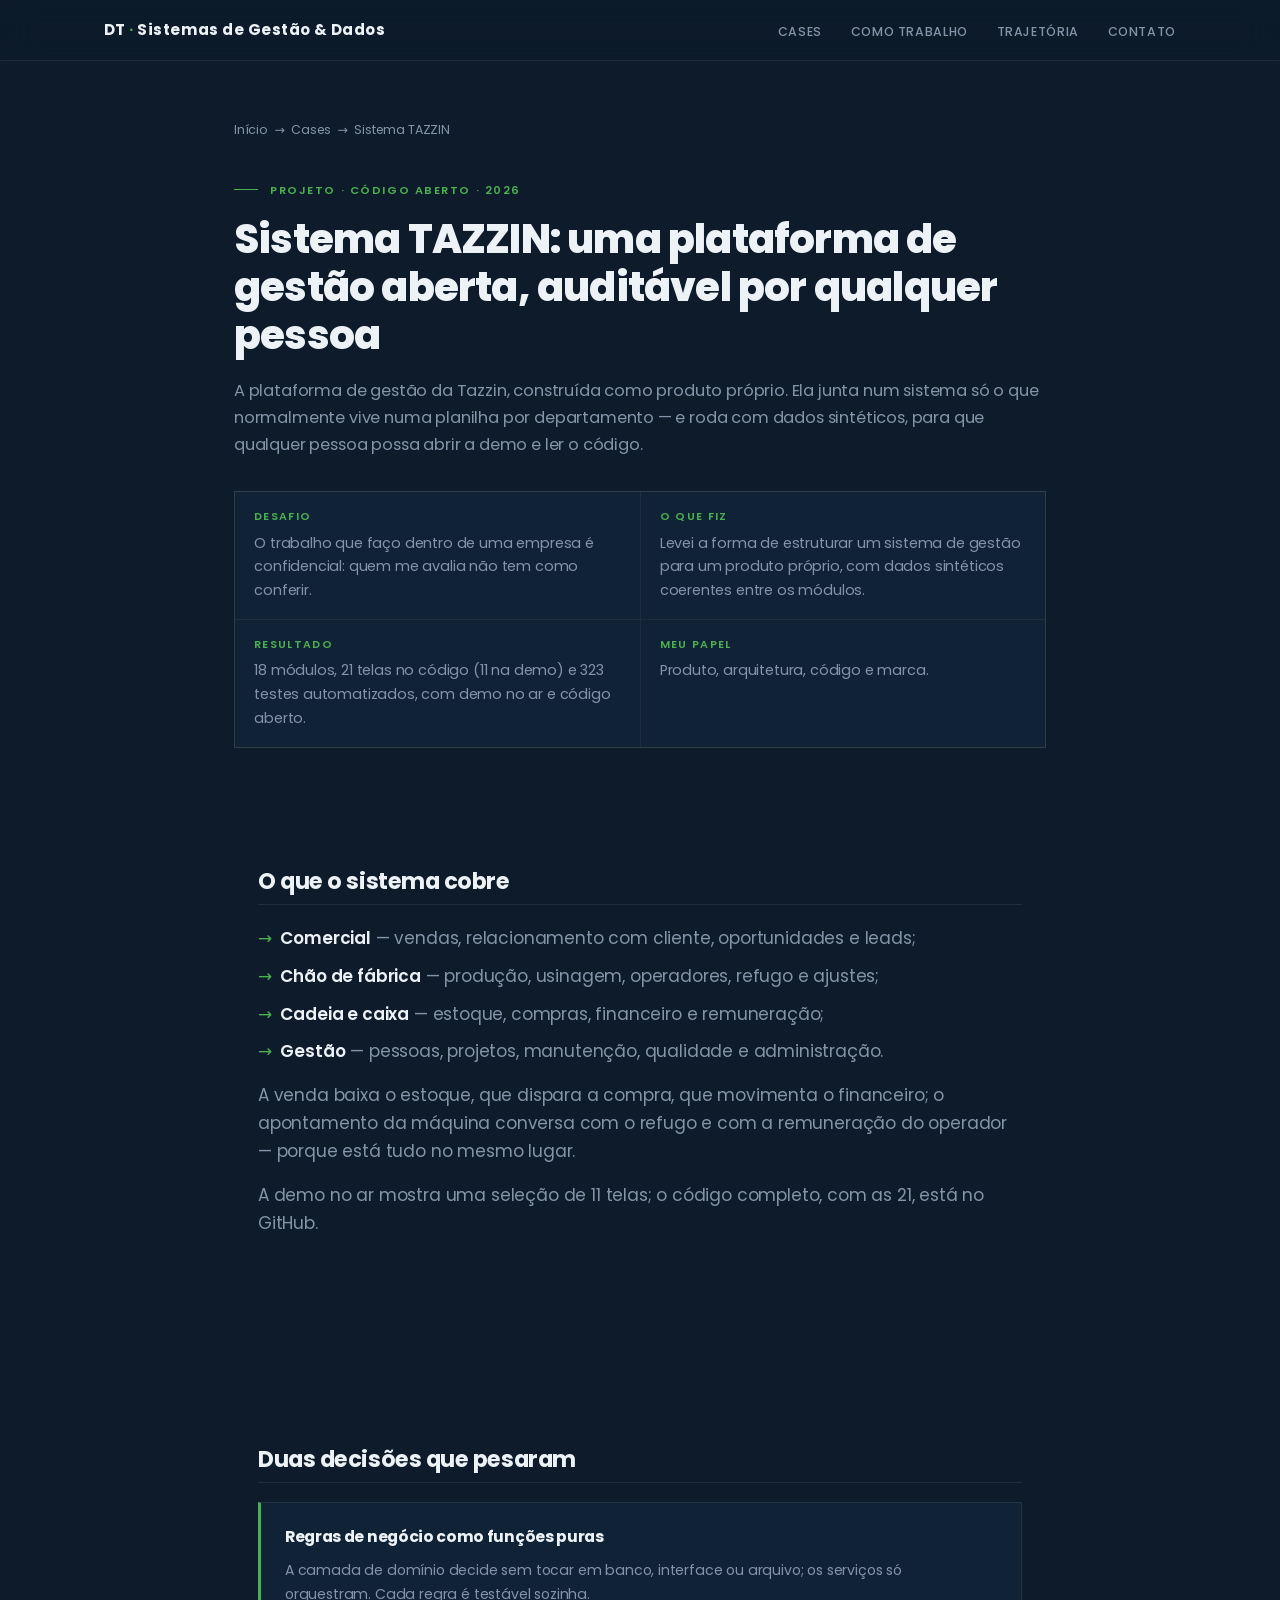
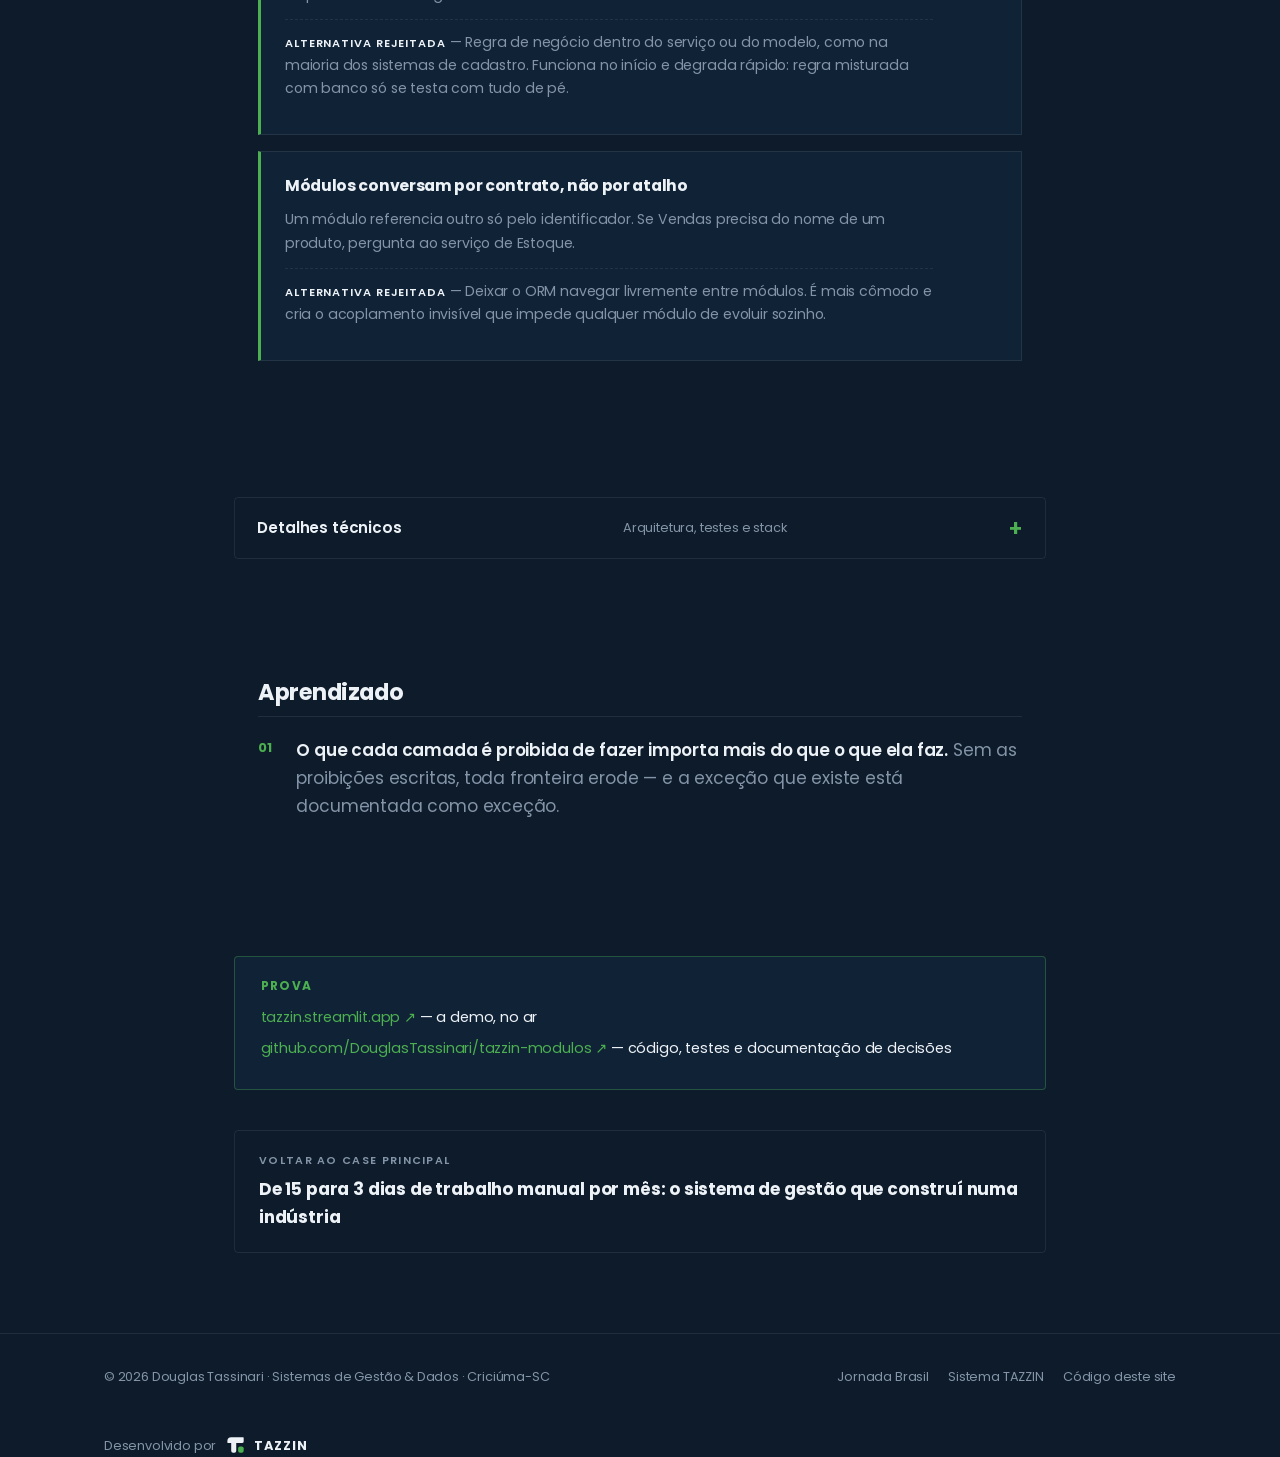
<file: cases/opsvision/index.html>
<!DOCTYPE html>
<html lang="pt-BR">
<head>
<meta charset="UTF-8">
<meta name="viewport" content="width=device-width, initial-scale=1.0, viewport-fit=cover">
<title>O case mudou de endereço: Sistema TAZZIN · Douglas Tassinari</title>
<!-- O OpsVision foi rebatizado de Sistema TAZZIN. Esta página existe só para
     não quebrar os links antigos: o GitHub Pages não faz redirect de servidor,
     então o meta refresh leva o visitante e o canonical consolida o SEO na
     URL nova. -->
<meta http-equiv="refresh" content="0; url=/cases/tazzin/">
<link rel="canonical" href="https://douglastassinari.github.io/cases/tazzin/">
<meta name="robots" content="noindex, follow">
<link rel="icon" type="image/svg+xml" href="/favicon.svg">
<link rel="preconnect" href="https://fonts.googleapis.com">
<link rel="preconnect" href="https://fonts.gstatic.com" crossorigin>
<link href="https://fonts.googleapis.com/css2?family=Poppins:wght@400;500;600;700;800&display=swap" rel="stylesheet">
<link rel="stylesheet" href="/assets/css/style.css">
</head>
<body>

<main id="conteudo" class="case-page">
  <header class="case-header">
    <div class="section-label">Este case mudou de endereço</div>
    <h1>O OpsVision agora se chama Sistema TAZZIN</h1>
    <p class="case-lead">
      O projeto passou a levar a marca TAZZIN e o case mudou de endereço.
      Você está sendo levado para lá — se nada acontecer,
      <a href="/cases/tazzin/">abra o case do Sistema TAZZIN</a>.
    </p>
  </header>
</main>

<script>window.location.replace("/cases/tazzin/");</script>
</body>
</html>
</file>
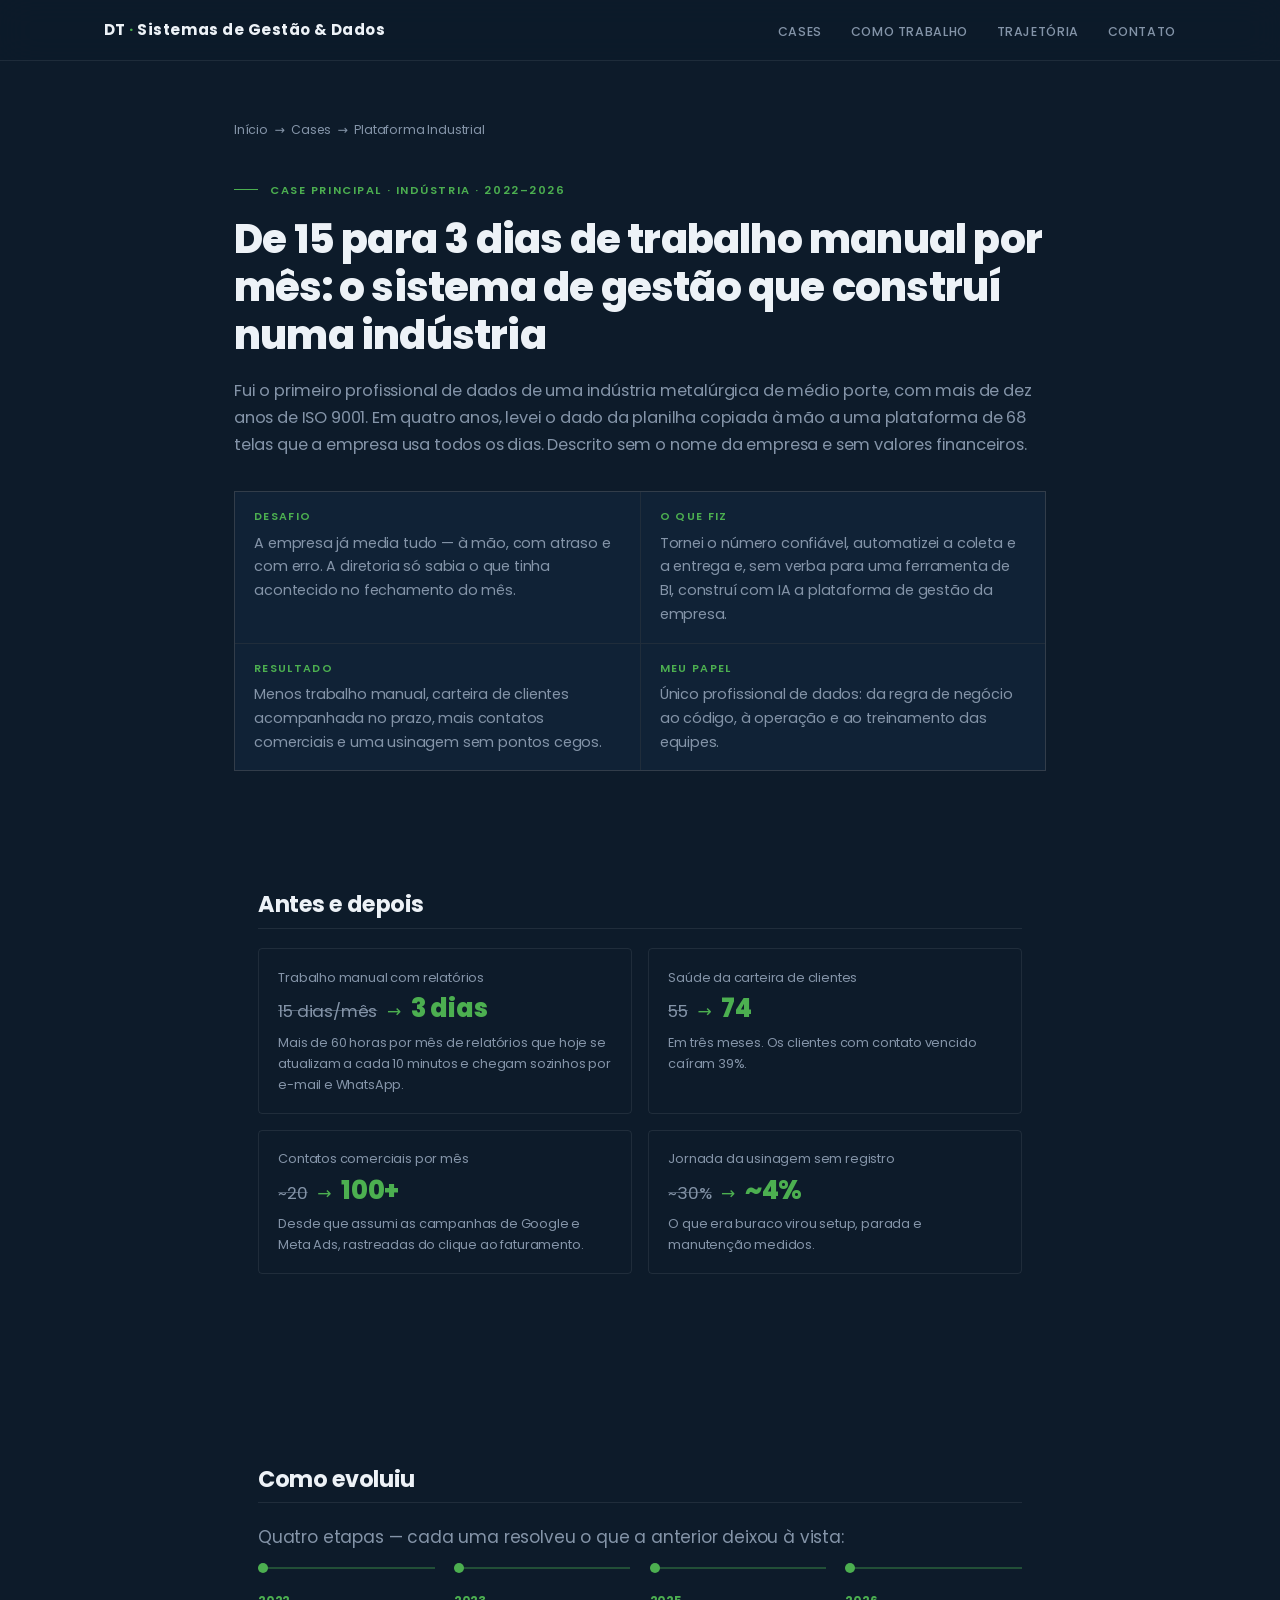
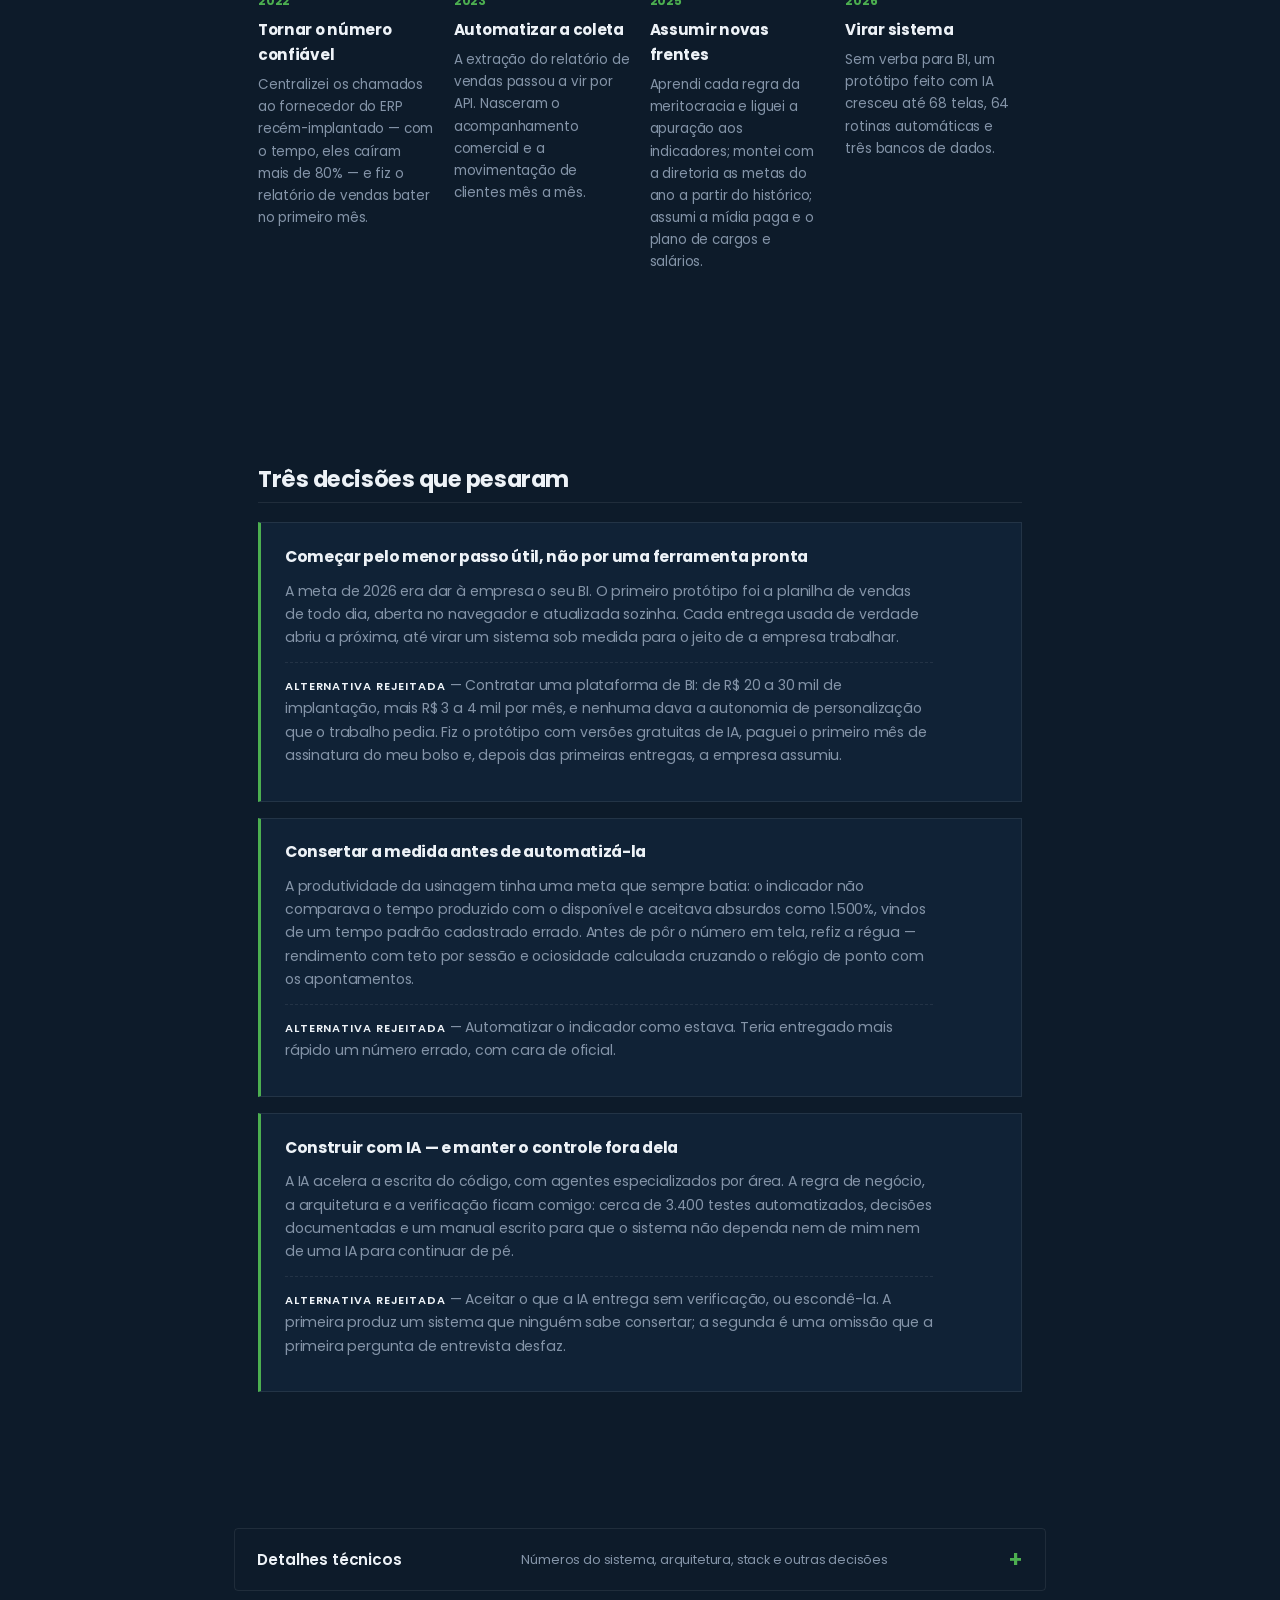
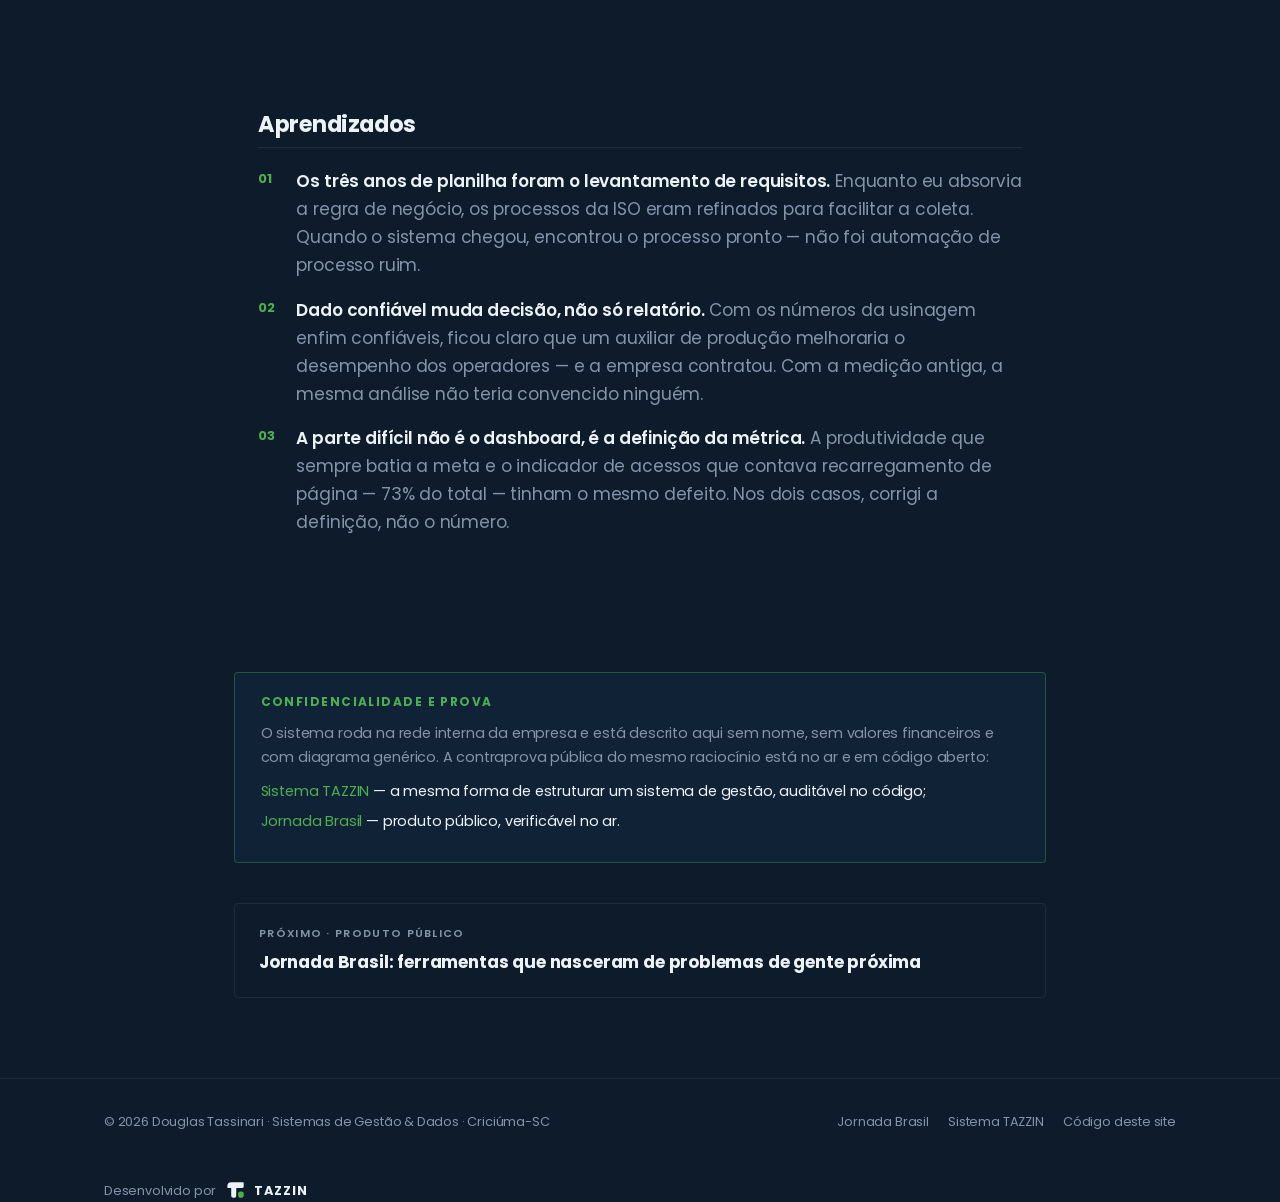
<file: cases/plataforma-industrial/index.html>
<!DOCTYPE html>
<html lang="pt-BR">
<head>
<meta charset="UTF-8">
<meta name="viewport" content="width=device-width, initial-scale=1.0, viewport-fit=cover">
<title>Case: de 15 para 3 dias de trabalho manual por mês numa indústria · Douglas Tassinari</title>
<meta name="description" content="O sistema de gestão que construí numa indústria metalúrgica: trabalho manual de 15 para 3 dias por mês, saúde da carteira de clientes de 55 para 74, contatos comerciais 5× e a usinagem sem pontos cegos. Resumo, decisões e aprendizados — sem dados sensíveis.">
<link rel="canonical" href="https://douglastassinari.github.io/cases/plataforma-industrial/">
<meta property="og:type" content="article">
<meta property="og:url" content="https://douglastassinari.github.io/cases/plataforma-industrial/">
<meta property="og:title" content="De 15 para 3 dias de trabalho manual por mês: o sistema de gestão que construí numa indústria">
<meta property="og:description" content="Saúde da carteira de 55 para 74, contatos comerciais 5×, usinagem de 30% para 4% da jornada sem registro — e as decisões por trás disso.">
<meta property="og:image" content="https://douglastassinari.github.io/assets/img/og-cover.png?v=20261109">
<meta property="og:image:width" content="1200">
<meta property="og:image:height" content="630">
<meta property="og:image:alt" content="Douglas Tassinari: sistemas de gestão e dados">
<meta property="og:locale" content="pt_BR">
<meta name="twitter:card" content="summary_large_image">
<meta name="twitter:image" content="https://douglastassinari.github.io/assets/img/og-cover.png?v=20261109">
<link rel="icon" type="image/svg+xml" href="/favicon.svg">
<link rel="preconnect" href="https://fonts.googleapis.com">
<link rel="preconnect" href="https://fonts.gstatic.com" crossorigin>
<link href="https://fonts.googleapis.com/css2?family=Poppins:wght@400;500;600;700;800&display=swap" rel="stylesheet">
<link rel="stylesheet" href="/assets/css/style.css">
<script type="application/ld+json">
{
  "@context": "https://schema.org",
  "@type": "BreadcrumbList",
  "itemListElement": [
    { "@type": "ListItem", "position": 1, "name": "Início", "item": "https://douglastassinari.github.io/" },
    { "@type": "ListItem", "position": 2, "name": "Cases", "item": "https://douglastassinari.github.io/#cases" },
    { "@type": "ListItem", "position": 3, "name": "Plataforma Industrial" }
  ]
}
</script>
</head>
<body>

<a class="skip-link" href="#conteudo">Pular para o conteúdo</a>

<header class="site-header">
  <nav aria-label="Navegação principal">
    <a href="/" class="nav-logo">DT<span> · </span>Sistemas de Gestão &amp; Dados</a>
    <button class="menu-toggle" aria-expanded="false" aria-controls="nav-links" aria-label="Abrir menu">
      <span></span><span></span><span></span>
    </button>
    <ul class="nav-links" id="nav-links">
      <li><a href="/#cases">Cases</a></li>
      <li><a href="/#como-trabalho">Como trabalho</a></li>
      <li><a href="/#trajetoria">Trajetória</a></li>
      <li><a href="/#contato">Contato</a></li>
    </ul>
  </nav>
</header>

<main id="conteudo" class="case-page">

  <nav class="breadcrumb" aria-label="Trilha de navegação">
    <a href="/">Início</a><span aria-hidden="true">→</span><a href="/#cases">Cases</a><span aria-hidden="true">→</span>Plataforma Industrial
  </nav>

  <header class="case-header">
    <div class="section-label">Case principal · Indústria · 2022–2026</div>
    <h1>De 15 para 3 dias de trabalho manual por mês: o sistema de gestão que construí numa indústria</h1>
    <p class="case-lead">Fui o primeiro profissional de dados de uma indústria metalúrgica de médio porte, com mais de dez anos de ISO 9001. Em quatro anos, levei o dado da planilha copiada à mão a uma plataforma de 68 telas que a empresa usa todos os dias. Descrito sem o nome da empresa e sem valores financeiros.</p>
    <dl class="resumo">
      <div><dt>Desafio</dt><dd>A empresa já media tudo — à mão, com atraso e com erro. A diretoria só sabia o que tinha acontecido no fechamento do mês.</dd></div>
      <div><dt>O que fiz</dt><dd>Tornei o número confiável, automatizei a coleta e a entrega e, sem verba para uma ferramenta de BI, construí com IA a plataforma de gestão da empresa.</dd></div>
      <div><dt>Resultado</dt><dd>Menos trabalho manual, carteira de clientes acompanhada no prazo, mais contatos comerciais e uma usinagem sem pontos cegos.</dd></div>
      <div><dt>Meu papel</dt><dd>Único profissional de dados: da regra de negócio ao código, à operação e ao treinamento das equipes.</dd></div>
    </dl>
  </header>

  <section class="case-section" aria-labelledby="sec-impacto">
    <h2 id="sec-impacto">Antes e depois</h2>
    <ul class="antes-depois">
      <li>
        <span class="ad-rotulo">Trabalho manual com relatórios</span>
        <span class="ad-valores"><span class="ad-antes">15 dias/mês</span><span class="ad-seta" aria-hidden="true">→</span><span class="sr-only">para</span><span class="ad-depois">3 dias</span></span>
        <span class="ad-nota">Mais de 60 horas por mês de relatórios que hoje se atualizam a cada 10 minutos e chegam sozinhos por e-mail e WhatsApp.</span>
      </li>
      <li>
        <span class="ad-rotulo">Saúde da carteira de clientes</span>
        <span class="ad-valores"><span class="ad-antes">55</span><span class="ad-seta" aria-hidden="true">→</span><span class="sr-only">para</span><span class="ad-depois">74</span></span>
        <span class="ad-nota">Em três meses. Os clientes com contato vencido caíram 39%.</span>
      </li>
      <li>
        <span class="ad-rotulo">Contatos comerciais por mês</span>
        <span class="ad-valores"><span class="ad-antes">~20</span><span class="ad-seta" aria-hidden="true">→</span><span class="sr-only">para</span><span class="ad-depois">100+</span></span>
        <span class="ad-nota">Desde que assumi as campanhas de Google e Meta Ads, rastreadas do clique ao faturamento.</span>
      </li>
      <li>
        <span class="ad-rotulo">Jornada da usinagem sem registro</span>
        <span class="ad-valores"><span class="ad-antes">~30%</span><span class="ad-seta" aria-hidden="true">→</span><span class="sr-only">para</span><span class="ad-depois">~4%</span></span>
        <span class="ad-nota">O que era buraco virou setup, parada e manutenção medidos.</span>
      </li>
    </ul>
  </section>

  <section class="case-section" aria-labelledby="sec-evolucao">
    <h2 id="sec-evolucao">Como evoluiu</h2>
    <p>Quatro etapas — cada uma resolveu o que a anterior deixou à vista:</p>
    <ol class="evolucao">
      <li>
        <span class="ev-ano">2022</span>
        <h3>Tornar o número confiável</h3>
        <p>Centralizei os chamados ao fornecedor do ERP recém-implantado — com o tempo, eles caíram mais de 80% — e fiz o relatório de vendas bater no primeiro mês.</p>
      </li>
      <li>
        <span class="ev-ano">2023</span>
        <h3>Automatizar a coleta</h3>
        <p>A extração do relatório de vendas passou a vir por API. Nasceram o acompanhamento comercial e a movimentação de clientes mês a mês.</p>
      </li>
      <li>
        <span class="ev-ano">2025</span>
        <h3>Assumir novas frentes</h3>
        <p>Aprendi cada regra da meritocracia e liguei a apuração aos indicadores; montei com a diretoria as metas do ano a partir do histórico; assumi a mídia paga e o plano de cargos e salários.</p>
      </li>
      <li>
        <span class="ev-ano">2026</span>
        <h3>Virar sistema</h3>
        <p>Sem verba para BI, um protótipo feito com IA cresceu até 68 telas, 64 rotinas automáticas e três bancos de dados.</p>
      </li>
    </ol>
  </section>

  <section class="case-section" aria-labelledby="sec-decisoes">
    <h2 id="sec-decisoes">Três decisões que pesaram</h2>

    <div class="decisao">
      <h3>Começar pelo menor passo útil, não por uma ferramenta pronta</h3>
      <p>A meta de 2026 era dar à empresa o seu BI. O primeiro protótipo foi a planilha de vendas de todo dia, aberta no navegador e atualizada sozinha. Cada entrega usada de verdade abriu a próxima, até virar um sistema sob medida para o jeito de a empresa trabalhar.</p>
      <p class="decisao-alt"><strong>Alternativa rejeitada</strong> — Contratar uma plataforma de BI: de R$ 20 a 30 mil de implantação, mais R$ 3 a 4 mil por mês, e nenhuma dava a autonomia de personalização que o trabalho pedia. Fiz o protótipo com versões gratuitas de IA, paguei o primeiro mês de assinatura do meu bolso e, depois das primeiras entregas, a empresa assumiu.</p>
    </div>

    <div class="decisao">
      <h3>Consertar a medida antes de automatizá-la</h3>
      <p>A produtividade da usinagem tinha uma meta que sempre batia: o indicador não comparava o tempo produzido com o disponível e aceitava absurdos como 1.500%, vindos de um tempo padrão cadastrado errado. Antes de pôr o número em tela, refiz a régua — rendimento com teto por sessão e ociosidade calculada cruzando o relógio de ponto com os apontamentos.</p>
      <p class="decisao-alt"><strong>Alternativa rejeitada</strong> — Automatizar o indicador como estava. Teria entregado mais rápido um número errado, com cara de oficial.</p>
    </div>

    <div class="decisao">
      <h3>Construir com IA — e manter o controle fora dela</h3>
      <p>A IA acelera a escrita do código, com agentes especializados por área. A regra de negócio, a arquitetura e a verificação ficam comigo: cerca de 3.400 testes automatizados, decisões documentadas e um manual escrito para que o sistema não dependa nem de mim nem de uma IA para continuar de pé.</p>
      <p class="decisao-alt"><strong>Alternativa rejeitada</strong> — Aceitar o que a IA entrega sem verificação, ou escondê-la. A primeira produz um sistema que ninguém sabe consertar; a segunda é uma omissão que a primeira pergunta de entrevista desfaz.</p>
    </div>
  </section>

  <details class="detalhes">
    <summary>Detalhes técnicos<span>Números do sistema, arquitetura, stack e outras decisões</span></summary>
    <div class="detalhes-corpo">
      <h3>O sistema em números</h3>
      <ul class="mini-stats mini-stats--3">
        <li><strong>68</strong><span>telas em 20 seções</span></li>
        <li><strong>264</strong><span>tabelas e views em 3 bancos</span></li>
        <li><strong>64</strong><span>rotinas agendadas</span></li>
        <li><strong>~3.400</strong><span>testes automatizados</span></li>
        <li><strong>309</strong><span>melhorias publicadas em 4 meses</span></li>
        <li><strong>~30</strong><span>acessos com senha por dia útil</span></li>
      </ul>

      <h3>Arquitetura</h3>
      <div class="arch-flow" role="img" aria-label="Diagrama: fontes externas e a captação feita nas telas alimentam 64 rotinas agendadas, que gravam em três bancos PostgreSQL. As 68 telas leem, como regra, o banco próprio e têm login e permissão por área. A distribuição sai por e-mail, WhatsApp e modo TV. Uma camada transversal cuida de vigia, backup e consulta segura por IA.">
        <div class="arch-node">
          <strong>Fontes</strong>
          <span>ERP e CRM em nuvem, relógio de ponto, bases públicas de licitações e de empresas, Google Analytics — e o que a operação registra nas próprias telas</span>
        </div>
        <div class="arch-arrow" aria-hidden="true">↓ 64 rotinas agendadas</div>
        <div class="arch-node arch-node--accent">
          <strong>Extração e tratamento</strong>
          <span>Trava contra execução sobreposta, nova tentativa com espera e registro de sucesso ou falha por fonte</span>
        </div>
        <div class="arch-arrow" aria-hidden="true">↓</div>
        <div class="arch-node arch-node--accent">
          <strong>Três bancos PostgreSQL</strong>
          <span>264 tabelas e views, com definição única de cada métrica e o histórico que as fontes não guardam</span>
        </div>
        <div class="arch-arrow" aria-hidden="true">↓ leitura</div>
        <div class="arch-node">
          <strong>68 telas · e-mail · WhatsApp · modo TV</strong>
          <span>Login próprio e permissão por área; o dado chega onde a decisão acontece</span>
        </div>
        <div class="arch-arrow" aria-hidden="true">⟷ transversal</div>
        <div class="arch-node">
          <strong>Vigia, backup e consulta por IA</strong>
          <span>Saúde verificada a cada 10 minutos, backup diário e uma camada semântica que só lê e mascara dado pessoal</span>
        </div>
      </div>

      <h3>Stack</h3>
      <ul class="chips">
        <li>Python</li><li>PostgreSQL</li><li>SQL</li><li>Streamlit</li><li>cron + travas</li><li>pytest</li><li>Playwright</li><li>Node.js (WhatsApp)</li><li>nginx</li><li>IA aplicada</li>
      </ul>

      <h3>Outras decisões</h3>
      <ul>
        <li><strong>O dado entra por rotina agendada e a tela lê o banco próprio</strong> — como regra. As poucas telas que ainda consultam o ERP ao vivo são justamente as que sofrem quando ele cai.</li>
        <li><strong>A operação registra no sistema</strong> — refugo, não conformidades, calibração, ajustes e o resultado das pesquisas de pós-venda, com alerta à Qualidade quando é preciso abrir uma RNC. Não estava no plano: veio das ideias de quem usava.</li>
        <li><strong>Entrega automatizada</strong> — painéis por e-mail e WhatsApp de manhã, modo TV na fábrica e alertas de pendência. A fila de contato e o radar de oportunidades devolvem de 2 a 3 horas por semana a cada vendedor.</li>
        <li><strong>Remuneração com trilha auditável</strong> — a meritocracia, que custava uma manhã do financeiro a cada folha, hoje leva 30 minutos de conferência, e qualquer valor é reconstruível a partir do dado que o gerou.</li>
        <li><strong>Desempenho como requisito</strong> — numa auditoria de consultas, a mais pesada do CRM caiu de 2.196 ms para 16 ms com um índice.</li>
        <li><strong>Auditoria contra a nuvem</strong> — comparei a plataforma com nuvem gerenciada, orquestradores e data warehouses pagos. A conclusão foi migração seletiva, não total.</li>
      </ul>
    </div>
  </details>

  <section class="case-section" aria-labelledby="sec-aprendizados">
    <h2 id="sec-aprendizados">Aprendizados</h2>
    <ol class="aprendizados">
      <li><strong>Os três anos de planilha foram o levantamento de requisitos.</strong> Enquanto eu absorvia a regra de negócio, os processos da ISO eram refinados para facilitar a coleta. Quando o sistema chegou, encontrou o processo pronto — não foi automação de processo ruim.</li>
      <li><strong>Dado confiável muda decisão, não só relatório.</strong> Com os números da usinagem enfim confiáveis, ficou claro que um auxiliar de produção melhoraria o desempenho dos operadores — e a empresa contratou. Com a medição antiga, a mesma análise não teria convencido ninguém.</li>
      <li><strong>A parte difícil não é o dashboard, é a definição da métrica.</strong> A produtividade que sempre batia a meta e o indicador de acessos que contava recarregamento de página — 73% do total — tinham o mesmo defeito. Nos dois casos, corrigi a definição, não o número.</li>
    </ol>
  </section>

  <aside class="prova-box">
    <h2>Confidencialidade e prova</h2>
    <p>O sistema roda na rede interna da empresa e está descrito aqui sem nome, sem valores financeiros e com diagrama genérico. A contraprova pública do mesmo raciocínio está no ar e em código aberto:</p>
    <ul>
      <li><a href="/cases/tazzin/">Sistema TAZZIN</a> — a mesma forma de estruturar um sistema de gestão, auditável no código;</li>
      <li><a href="/cases/jornada-brasil/">Jornada Brasil</a> — produto público, verificável no ar.</li>
    </ul>
  </aside>

  <a class="case-next" href="/cases/jornada-brasil/">
    <span class="case-next-label">Próximo · Produto público</span>
    <span class="case-next-title">Jornada Brasil: ferramentas que nasceram de problemas de gente próxima</span>
  </a>

</main>

<footer class="site-footer">
  <div class="footer-inner">
    <span>© 2026 Douglas Tassinari · Sistemas de Gestão &amp; Dados · Criciúma-SC</span>
    <div class="footer-links">
      <a href="https://jornadabrasil.com.br" target="_blank" rel="noopener">Jornada Brasil</a>
      <a href="https://github.com/DouglasTassinari/tazzin-modulos" target="_blank" rel="noopener">Sistema TAZZIN</a>
      <a href="https://github.com/DouglasTassinari/douglastassinari.github.io" target="_blank" rel="noopener">Código deste site</a>
    </div>
  </div>
  <div class="footer-credit">Desenvolvido por <a class="tz" href="https://douglastassinari.github.io/tazzin-site/" target="_blank" rel="noopener" aria-label="Tazzin"><svg class="tz-mark" viewBox="0 0 100 100" aria-hidden="true" focusable="false"><path fill="currentColor" d="M30 18H80Q82 18 82 20V35Q82 42 75 42H51V74Q51 82 43 82H38Q30 82 30 74V42H16Q14 42 14 40V34Q14 18 30 18Z"/><rect x="59" y="56" width="23" height="26" rx="8" fill="#4CAF50"/></svg><b>TAZZIN</b></a></div>
</footer>

<script src="/assets/js/main.js" defer></script>
</body>
</html>
</file>
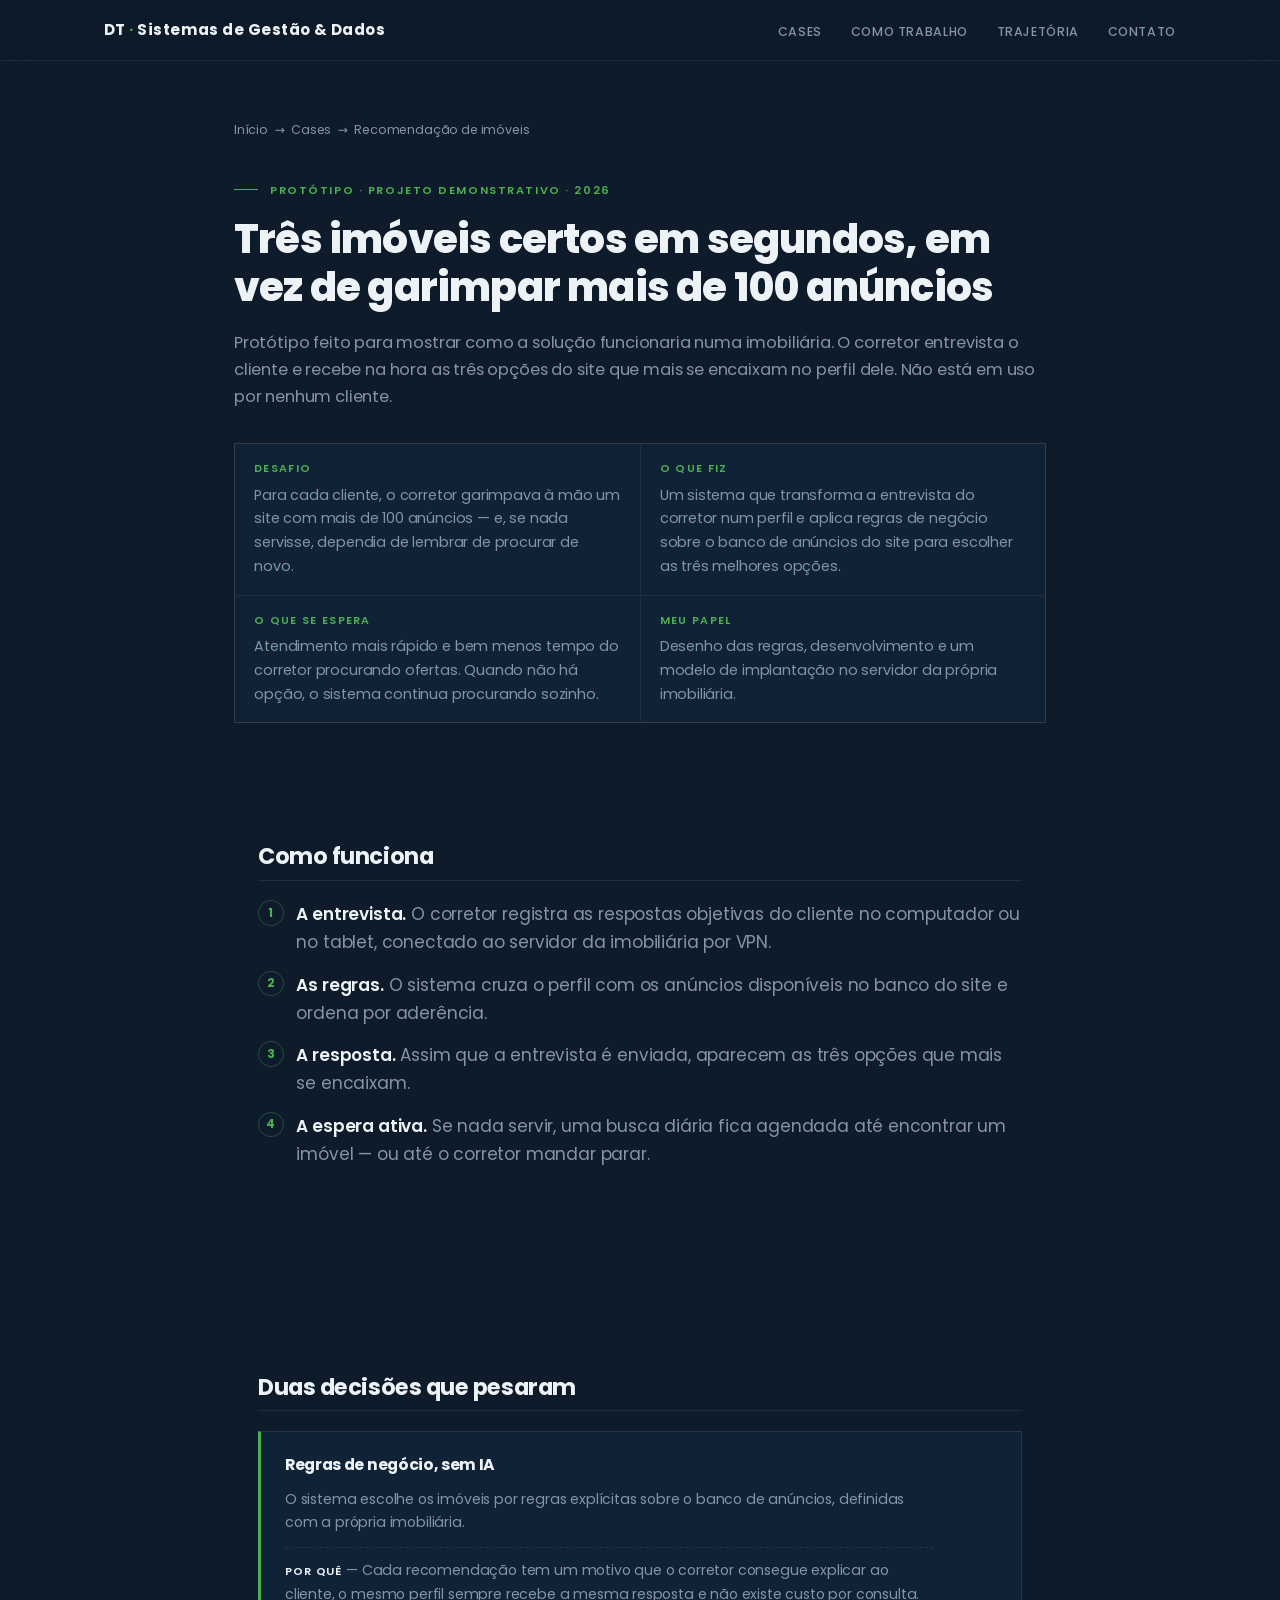
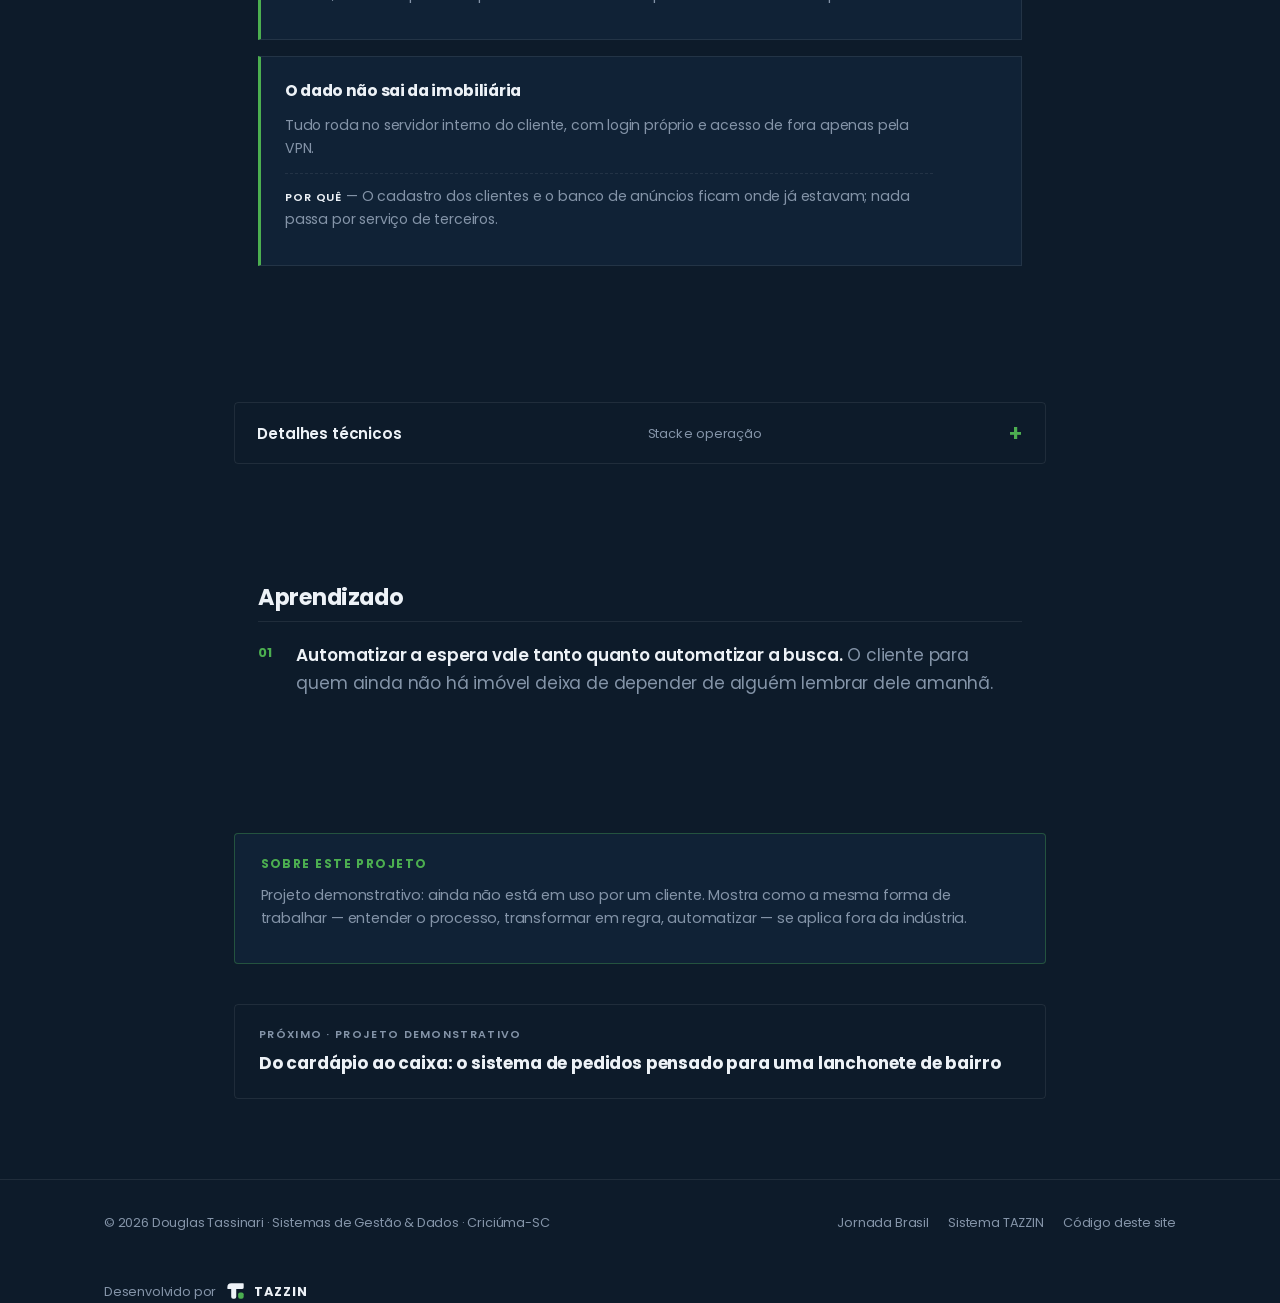
<file: cases/recomendacao-imoveis/index.html>
<!DOCTYPE html>
<html lang="pt-BR">
<head>
<meta charset="UTF-8">
<meta name="viewport" content="width=device-width, initial-scale=1.0, viewport-fit=cover">
<title>Recomendação de imóveis para uma imobiliária · Douglas Tassinari</title>
<meta name="description" content="Protótipo para o segmento imobiliário: o corretor entrevista o cliente e recebe na hora as três opções do site que mais se encaixam no perfil. Regras de negócio, sem IA.">
<link rel="canonical" href="https://douglastassinari.github.io/cases/recomendacao-imoveis/">
<meta property="og:type" content="article">
<meta property="og:url" content="https://douglastassinari.github.io/cases/recomendacao-imoveis/">
<meta property="og:title" content="Três imóveis certos em segundos, em vez de garimpar mais de 100 anúncios">
<meta property="og:description" content="Um sistema de recomendação por regras de negócio, feito como projeto demonstrativo para o segmento imobiliário.">
<meta property="og:image" content="https://douglastassinari.github.io/assets/img/og-cover.png?v=20261109">
<meta property="og:image:width" content="1200">
<meta property="og:image:height" content="630">
<meta property="og:image:alt" content="Douglas Tassinari: sistemas de gestão e dados">
<meta property="og:locale" content="pt_BR">
<meta name="twitter:card" content="summary_large_image">
<meta name="twitter:image" content="https://douglastassinari.github.io/assets/img/og-cover.png?v=20261109">
<link rel="icon" type="image/svg+xml" href="/favicon.svg">
<link rel="preconnect" href="https://fonts.googleapis.com">
<link rel="preconnect" href="https://fonts.gstatic.com" crossorigin>
<link href="https://fonts.googleapis.com/css2?family=Poppins:wght@400;500;600;700;800&display=swap" rel="stylesheet">
<link rel="stylesheet" href="/assets/css/style.css">
<script type="application/ld+json">
{
  "@context": "https://schema.org",
  "@type": "BreadcrumbList",
  "itemListElement": [
    { "@type": "ListItem", "position": 1, "name": "Início", "item": "https://douglastassinari.github.io/" },
    { "@type": "ListItem", "position": 2, "name": "Cases", "item": "https://douglastassinari.github.io/#cases" },
    { "@type": "ListItem", "position": 3, "name": "Recomendação de imóveis" }
  ]
}
</script>
</head>
<body>

<a class="skip-link" href="#conteudo">Pular para o conteúdo</a>

<header class="site-header">
  <nav aria-label="Navegação principal">
    <a href="/" class="nav-logo">DT<span> · </span>Sistemas de Gestão &amp; Dados</a>
    <button class="menu-toggle" aria-expanded="false" aria-controls="nav-links" aria-label="Abrir menu">
      <span></span><span></span><span></span>
    </button>
    <ul class="nav-links" id="nav-links">
      <li><a href="/#cases">Cases</a></li>
      <li><a href="/#como-trabalho">Como trabalho</a></li>
      <li><a href="/#trajetoria">Trajetória</a></li>
      <li><a href="/#contato">Contato</a></li>
    </ul>
  </nav>
</header>

<main id="conteudo" class="case-page">

  <nav class="breadcrumb" aria-label="Trilha de navegação">
    <a href="/">Início</a><span aria-hidden="true">→</span><a href="/#cases">Cases</a><span aria-hidden="true">→</span>Recomendação de imóveis
  </nav>

  <header class="case-header">
    <div class="section-label">Protótipo · Projeto demonstrativo · 2026</div>
    <h1>Três imóveis certos em segundos, em vez de garimpar mais de 100 anúncios</h1>
    <p class="case-lead">Protótipo feito para mostrar como a solução funcionaria numa imobiliária. O corretor entrevista o cliente e recebe na hora as três opções do site que mais se encaixam no perfil dele. Não está em uso por nenhum cliente.</p>
    <dl class="resumo">
      <div><dt>Desafio</dt><dd>Para cada cliente, o corretor garimpava à mão um site com mais de 100 anúncios — e, se nada servisse, dependia de lembrar de procurar de novo.</dd></div>
      <div><dt>O que fiz</dt><dd>Um sistema que transforma a entrevista do corretor num perfil e aplica regras de negócio sobre o banco de anúncios do site para escolher as três melhores opções.</dd></div>
      <div><dt>O que se espera</dt><dd>Atendimento mais rápido e bem menos tempo do corretor procurando ofertas. Quando não há opção, o sistema continua procurando sozinho.</dd></div>
      <div><dt>Meu papel</dt><dd>Desenho das regras, desenvolvimento e um modelo de implantação no servidor da própria imobiliária.</dd></div>
    </dl>
  </header>

  <section class="case-section" aria-labelledby="sec-funciona">
    <h2 id="sec-funciona">Como funciona</h2>
    <ol class="passos">
      <li><strong>A entrevista.</strong> O corretor registra as respostas objetivas do cliente no computador ou no tablet, conectado ao servidor da imobiliária por VPN.</li>
      <li><strong>As regras.</strong> O sistema cruza o perfil com os anúncios disponíveis no banco do site e ordena por aderência.</li>
      <li><strong>A resposta.</strong> Assim que a entrevista é enviada, aparecem as três opções que mais se encaixam.</li>
      <li><strong>A espera ativa.</strong> Se nada servir, uma busca diária fica agendada até encontrar um imóvel — ou até o corretor mandar parar.</li>
    </ol>
  </section>

  <section class="case-section" aria-labelledby="sec-decisoes">
    <h2 id="sec-decisoes">Duas decisões que pesaram</h2>

    <div class="decisao">
      <h3>Regras de negócio, sem IA</h3>
      <p>O sistema escolhe os imóveis por regras explícitas sobre o banco de anúncios, definidas com a própria imobiliária.</p>
      <p class="decisao-alt"><strong>Por quê</strong> — Cada recomendação tem um motivo que o corretor consegue explicar ao cliente, o mesmo perfil sempre recebe a mesma resposta e não existe custo por consulta.</p>
    </div>

    <div class="decisao">
      <h3>O dado não sai da imobiliária</h3>
      <p>Tudo roda no servidor interno do cliente, com login próprio e acesso de fora apenas pela VPN.</p>
      <p class="decisao-alt"><strong>Por quê</strong> — O cadastro dos clientes e o banco de anúncios ficam onde já estavam; nada passa por serviço de terceiros.</p>
    </div>
  </section>

  <details class="detalhes">
    <summary>Detalhes técnicos<span>Stack e operação</span></summary>
    <div class="detalhes-corpo">
      <h3>Stack</h3>
      <ul class="chips">
        <li>Python</li><li>Streamlit (com login)</li><li>SQL sobre o banco do site</li><li>Busca diária agendada</li><li>Servidor interno</li><li>VPN</li>
      </ul>
    </div>
  </details>

  <section class="case-section" aria-labelledby="sec-aprendizados">
    <h2 id="sec-aprendizados">Aprendizado</h2>
    <ol class="aprendizados">
      <li><strong>Automatizar a espera vale tanto quanto automatizar a busca.</strong> O cliente para quem ainda não há imóvel deixa de depender de alguém lembrar dele amanhã.</li>
    </ol>
  </section>

  <aside class="prova-box">
    <h2>Sobre este projeto</h2>
    <p>Projeto demonstrativo: ainda não está em uso por um cliente. Mostra como a mesma forma de trabalhar — entender o processo, transformar em regra, automatizar — se aplica fora da indústria.</p>
  </aside>

  <a class="case-next" href="/cases/delivery-lanchonete/">
    <span class="case-next-label">Próximo · Projeto demonstrativo</span>
    <span class="case-next-title">Do cardápio ao caixa: o sistema de pedidos pensado para uma lanchonete de bairro</span>
  </a>

</main>

<footer class="site-footer">
  <div class="footer-inner">
    <span>© 2026 Douglas Tassinari · Sistemas de Gestão &amp; Dados · Criciúma-SC</span>
    <div class="footer-links">
      <a href="https://jornadabrasil.com.br" target="_blank" rel="noopener">Jornada Brasil</a>
      <a href="https://github.com/DouglasTassinari/tazzin-modulos" target="_blank" rel="noopener">Sistema TAZZIN</a>
      <a href="https://github.com/DouglasTassinari/douglastassinari.github.io" target="_blank" rel="noopener">Código deste site</a>
    </div>
  </div>
  <div class="footer-credit">Desenvolvido por <a class="tz" href="https://douglastassinari.github.io/tazzin-site/" target="_blank" rel="noopener" aria-label="Tazzin"><svg class="tz-mark" viewBox="0 0 100 100" aria-hidden="true" focusable="false"><path fill="currentColor" d="M30 18H80Q82 18 82 20V35Q82 42 75 42H51V74Q51 82 43 82H38Q30 82 30 74V42H16Q14 42 14 40V34Q14 18 30 18Z"/><rect x="59" y="56" width="23" height="26" rx="8" fill="#4CAF50"/></svg><b>TAZZIN</b></a></div>
</footer>

<script src="/assets/js/main.js" defer></script>
</body>
</html>
</file>
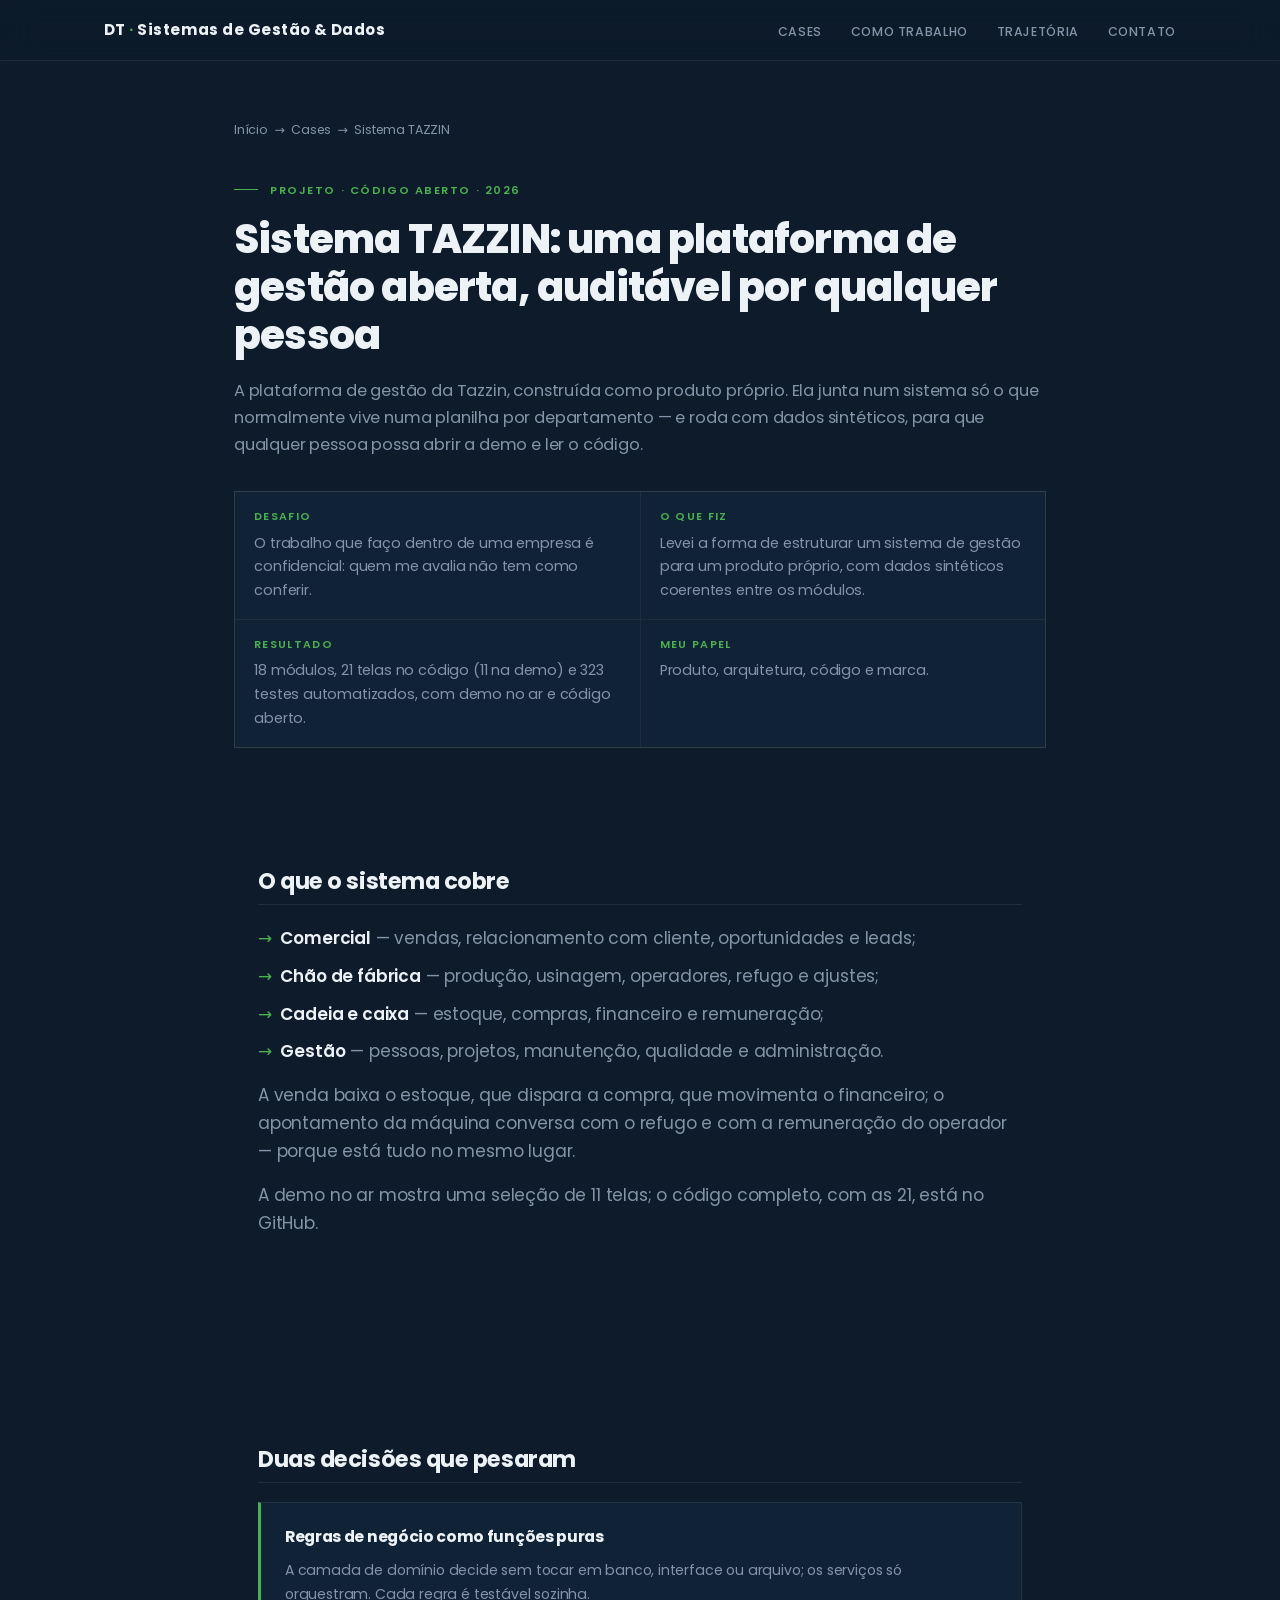
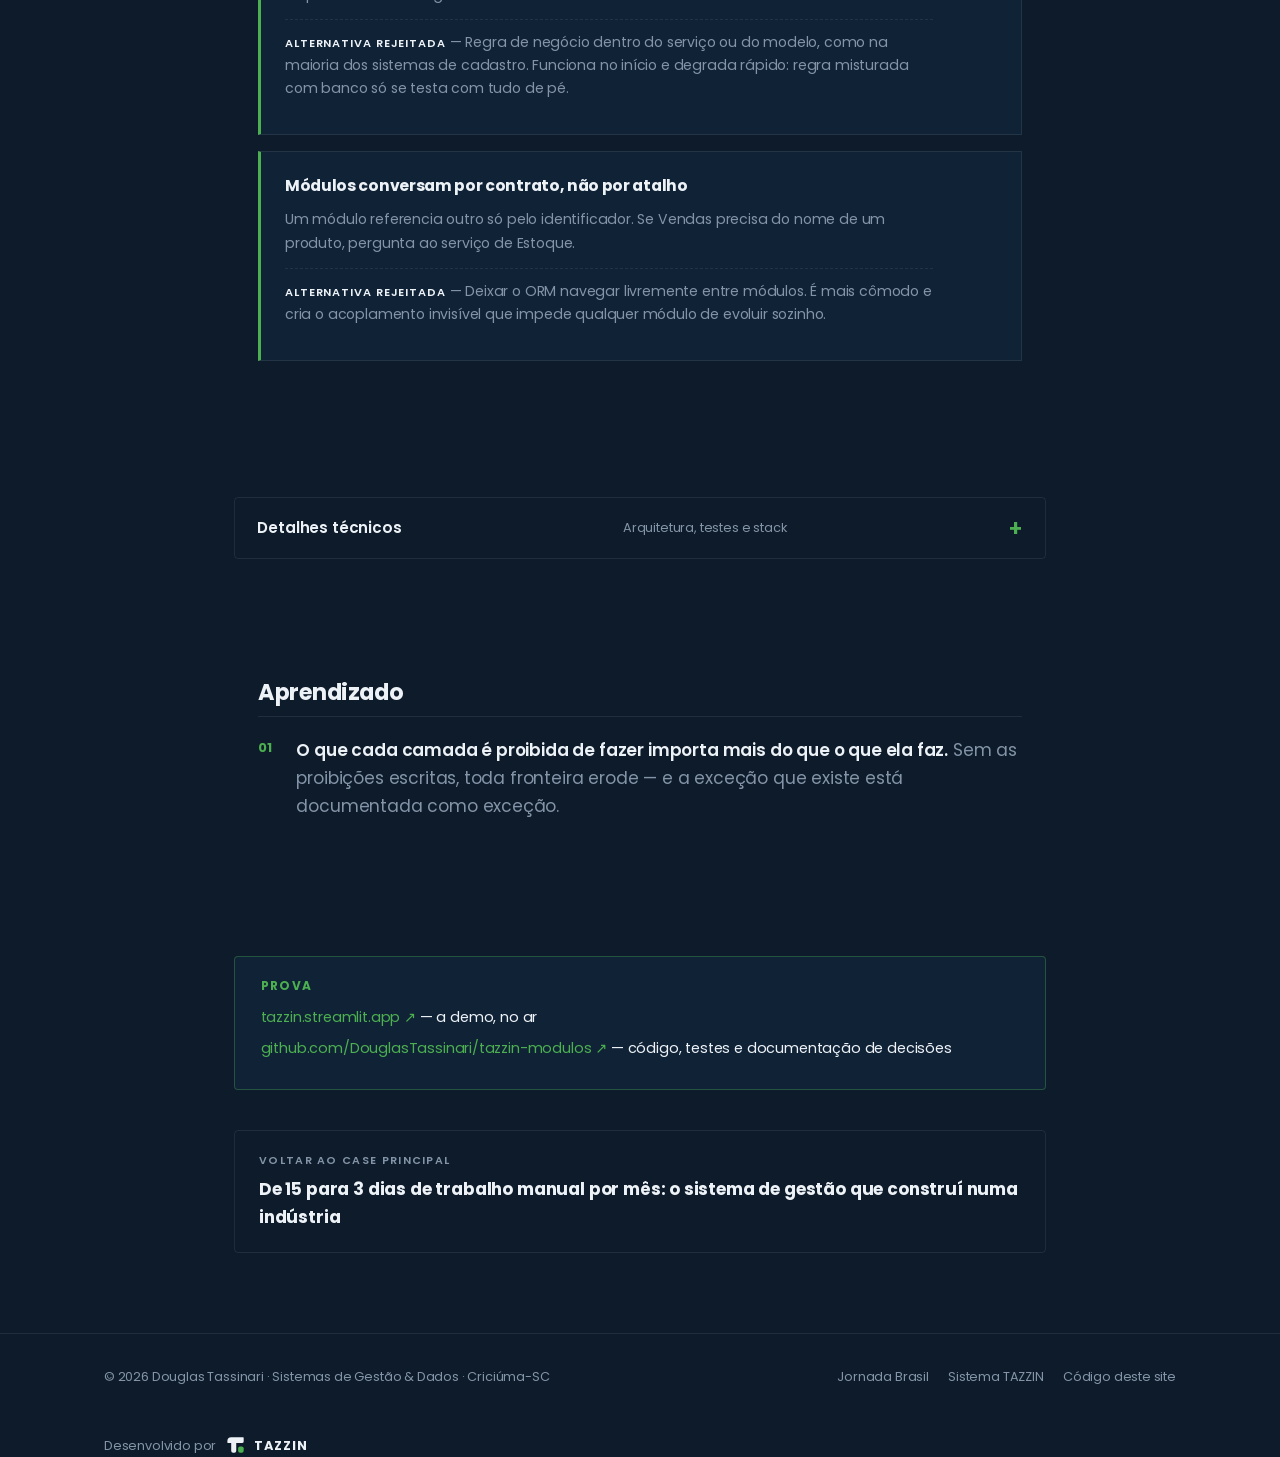
<file: cases/tazzin/index.html>
<!DOCTYPE html>
<html lang="pt-BR">
<head>
<meta charset="UTF-8">
<meta name="viewport" content="width=device-width, initial-scale=1.0, viewport-fit=cover">
<title>Sistema TAZZIN: uma plataforma de gestão aberta, auditável por qualquer pessoa · Douglas Tassinari</title>
<meta name="description" content="A plataforma de gestão da Tazzin, construída como produto próprio: 18 módulos, 21 telas no código (11 na demo) e 323 testes automatizados, com dados sintéticos — demo no ar e código aberto.">
<link rel="canonical" href="https://douglastassinari.github.io/cases/tazzin/">
<meta property="og:type" content="article">
<meta property="og:url" content="https://douglastassinari.github.io/cases/tazzin/">
<meta property="og:title" content="Sistema TAZZIN: uma plataforma de gestão aberta, auditável por qualquer pessoa">
<meta property="og:description" content="18 módulos de gestão, 21 telas no código (11 na demo) e 323 testes automatizados, com dados sintéticos. Demo no ar e código aberto.">
<meta property="og:image" content="https://douglastassinari.github.io/assets/img/og-cover.png?v=20261109">
<meta property="og:image:width" content="1200">
<meta property="og:image:height" content="630">
<meta property="og:image:alt" content="Douglas Tassinari: sistemas de gestão e dados">
<meta property="og:locale" content="pt_BR">
<meta name="twitter:card" content="summary_large_image">
<meta name="twitter:image" content="https://douglastassinari.github.io/assets/img/og-cover.png?v=20261109">
<link rel="icon" type="image/svg+xml" href="/favicon.svg">
<link rel="preconnect" href="https://fonts.googleapis.com">
<link rel="preconnect" href="https://fonts.gstatic.com" crossorigin>
<link href="https://fonts.googleapis.com/css2?family=Poppins:wght@400;500;600;700;800&display=swap" rel="stylesheet">
<link rel="stylesheet" href="/assets/css/style.css">
<script type="application/ld+json">
{
  "@context": "https://schema.org",
  "@type": "BreadcrumbList",
  "itemListElement": [
    { "@type": "ListItem", "position": 1, "name": "Início", "item": "https://douglastassinari.github.io/" },
    { "@type": "ListItem", "position": 2, "name": "Cases", "item": "https://douglastassinari.github.io/#cases" },
    { "@type": "ListItem", "position": 3, "name": "Sistema TAZZIN" }
  ]
}
</script>
</head>
<body>

<a class="skip-link" href="#conteudo">Pular para o conteúdo</a>

<header class="site-header">
  <nav aria-label="Navegação principal">
    <a href="/" class="nav-logo">DT<span> · </span>Sistemas de Gestão &amp; Dados</a>
    <button class="menu-toggle" aria-expanded="false" aria-controls="nav-links" aria-label="Abrir menu">
      <span></span><span></span><span></span>
    </button>
    <ul class="nav-links" id="nav-links">
      <li><a href="/#cases">Cases</a></li>
      <li><a href="/#como-trabalho">Como trabalho</a></li>
      <li><a href="/#trajetoria">Trajetória</a></li>
      <li><a href="/#contato">Contato</a></li>
    </ul>
  </nav>
</header>

<main id="conteudo" class="case-page">

  <nav class="breadcrumb" aria-label="Trilha de navegação">
    <a href="/">Início</a><span aria-hidden="true">→</span><a href="/#cases">Cases</a><span aria-hidden="true">→</span>Sistema TAZZIN
  </nav>

  <header class="case-header">
    <div class="section-label">Projeto · Código aberto · 2026</div>
    <h1>Sistema TAZZIN: uma plataforma de gestão aberta, auditável por qualquer pessoa</h1>
    <p class="case-lead">A plataforma de gestão da Tazzin, construída como produto próprio. Ela junta num sistema só o que normalmente vive numa planilha por departamento — e roda com dados sintéticos, para que qualquer pessoa possa abrir a demo e ler o código.</p>
    <dl class="resumo">
      <div><dt>Desafio</dt><dd>O trabalho que faço dentro de uma empresa é confidencial: quem me avalia não tem como conferir.</dd></div>
      <div><dt>O que fiz</dt><dd>Levei a forma de estruturar um sistema de gestão para um produto próprio, com dados sintéticos coerentes entre os módulos.</dd></div>
      <div><dt>Resultado</dt><dd>18 módulos, 21 telas no código (11 na demo) e 323 testes automatizados, com demo no ar e código aberto.</dd></div>
      <div><dt>Meu papel</dt><dd>Produto, arquitetura, código e marca.</dd></div>
    </dl>
  </header>

  <section class="case-section" aria-labelledby="sec-cobre">
    <h2 id="sec-cobre">O que o sistema cobre</h2>
    <ul>
      <li><strong>Comercial</strong> — vendas, relacionamento com cliente, oportunidades e leads;</li>
      <li><strong>Chão de fábrica</strong> — produção, usinagem, operadores, refugo e ajustes;</li>
      <li><strong>Cadeia e caixa</strong> — estoque, compras, financeiro e remuneração;</li>
      <li><strong>Gestão</strong> — pessoas, projetos, manutenção, qualidade e administração.</li>
    </ul>
    <p>A venda baixa o estoque, que dispara a compra, que movimenta o financeiro; o apontamento da máquina conversa com o refugo e com a remuneração do operador — porque está tudo no mesmo lugar.</p>
    <p>A demo no ar mostra uma seleção de 11 telas; o código completo, com as 21, está no GitHub.</p>
  </section>

  <section class="case-section" aria-labelledby="sec-decisoes">
    <h2 id="sec-decisoes">Duas decisões que pesaram</h2>

    <div class="decisao">
      <h3>Regras de negócio como funções puras</h3>
      <p>A camada de domínio decide sem tocar em banco, interface ou arquivo; os serviços só orquestram. Cada regra é testável sozinha.</p>
      <p class="decisao-alt"><strong>Alternativa rejeitada</strong> — Regra de negócio dentro do serviço ou do modelo, como na maioria dos sistemas de cadastro. Funciona no início e degrada rápido: regra misturada com banco só se testa com tudo de pé.</p>
    </div>

    <div class="decisao">
      <h3>Módulos conversam por contrato, não por atalho</h3>
      <p>Um módulo referencia outro só pelo identificador. Se Vendas precisa do nome de um produto, pergunta ao serviço de Estoque.</p>
      <p class="decisao-alt"><strong>Alternativa rejeitada</strong> — Deixar o ORM navegar livremente entre módulos. É mais cômodo e cria o acoplamento invisível que impede qualquer módulo de evoluir sozinho.</p>
    </div>
  </section>

  <details class="detalhes">
    <summary>Detalhes técnicos<span>Arquitetura, testes e stack</span></summary>
    <div class="detalhes-corpo">
      <h3>Arquitetura em camadas</h3>
      <p>Tela → serviço → domínio → repositório → banco, sempre nessa direção, com o núcleo (configuração, log estruturado, métricas e verificação de saúde) atravessando todas. Cada módulo de negócio percorre todas as camadas com os próprios arquivos — entender um é entender todos.</p>
      <h3>Outras decisões</h3>
      <ul>
        <li><strong>Testes contra banco real em memória</strong>, não contra imitações: cada teste exercita a consulta de verdade.</li>
        <li><strong>Observabilidade desde o primeiro dia</strong> — log em JSON, latência medida por operação e verificação de saúde.</li>
        <li><strong>Cor com significado</strong> — verde é "dentro da meta", vermelho é problema, azul é neutro; a legenda diz isso em palavras.</li>
      </ul>
      <h3>Stack</h3>
      <ul class="chips">
        <li>Python 3</li><li>SQLAlchemy 2.0</li><li>Streamlit</li><li>SQLite</li><li>pytest</li><li>Log estruturado (JSON)</li>
      </ul>
    </div>
  </details>

  <section class="case-section" aria-labelledby="sec-aprendizados">
    <h2 id="sec-aprendizados">Aprendizado</h2>
    <ol class="aprendizados">
      <li><strong>O que cada camada é proibida de fazer importa mais do que o que ela faz.</strong> Sem as proibições escritas, toda fronteira erode — e a exceção que existe está documentada como exceção.</li>
    </ol>
  </section>

  <aside class="prova-box">
    <h2>Prova</h2>
    <ul>
      <li><a href="https://tazzin.streamlit.app" target="_blank" rel="noopener">tazzin.streamlit.app ↗</a> — a demo, no ar</li>
      <li><a href="https://github.com/DouglasTassinari/tazzin-modulos" target="_blank" rel="noopener">github.com/DouglasTassinari/tazzin-modulos ↗</a> — código, testes e documentação de decisões</li>
    </ul>
  </aside>

  <a class="case-next" href="/cases/plataforma-industrial/">
    <span class="case-next-label">Voltar ao case principal</span>
    <span class="case-next-title">De 15 para 3 dias de trabalho manual por mês: o sistema de gestão que construí numa indústria</span>
  </a>

</main>

<footer class="site-footer">
  <div class="footer-inner">
    <span>© 2026 Douglas Tassinari · Sistemas de Gestão &amp; Dados · Criciúma-SC</span>
    <div class="footer-links">
      <a href="https://jornadabrasil.com.br" target="_blank" rel="noopener">Jornada Brasil</a>
      <a href="https://github.com/DouglasTassinari/tazzin-modulos" target="_blank" rel="noopener">Sistema TAZZIN</a>
      <a href="https://github.com/DouglasTassinari/douglastassinari.github.io" target="_blank" rel="noopener">Código deste site</a>
    </div>
  </div>
  <div class="footer-credit">Desenvolvido por <a class="tz" href="https://douglastassinari.github.io/tazzin-site/" target="_blank" rel="noopener" aria-label="Tazzin"><svg class="tz-mark" viewBox="0 0 100 100" aria-hidden="true" focusable="false"><path fill="currentColor" d="M30 18H80Q82 18 82 20V35Q82 42 75 42H51V74Q51 82 43 82H38Q30 82 30 74V42H16Q14 42 14 40V34Q14 18 30 18Z"/><rect x="59" y="56" width="23" height="26" rx="8" fill="#4CAF50"/></svg><b>TAZZIN</b></a></div>
</footer>

<script src="/assets/js/main.js" defer></script>
</body>
</html>
</file>
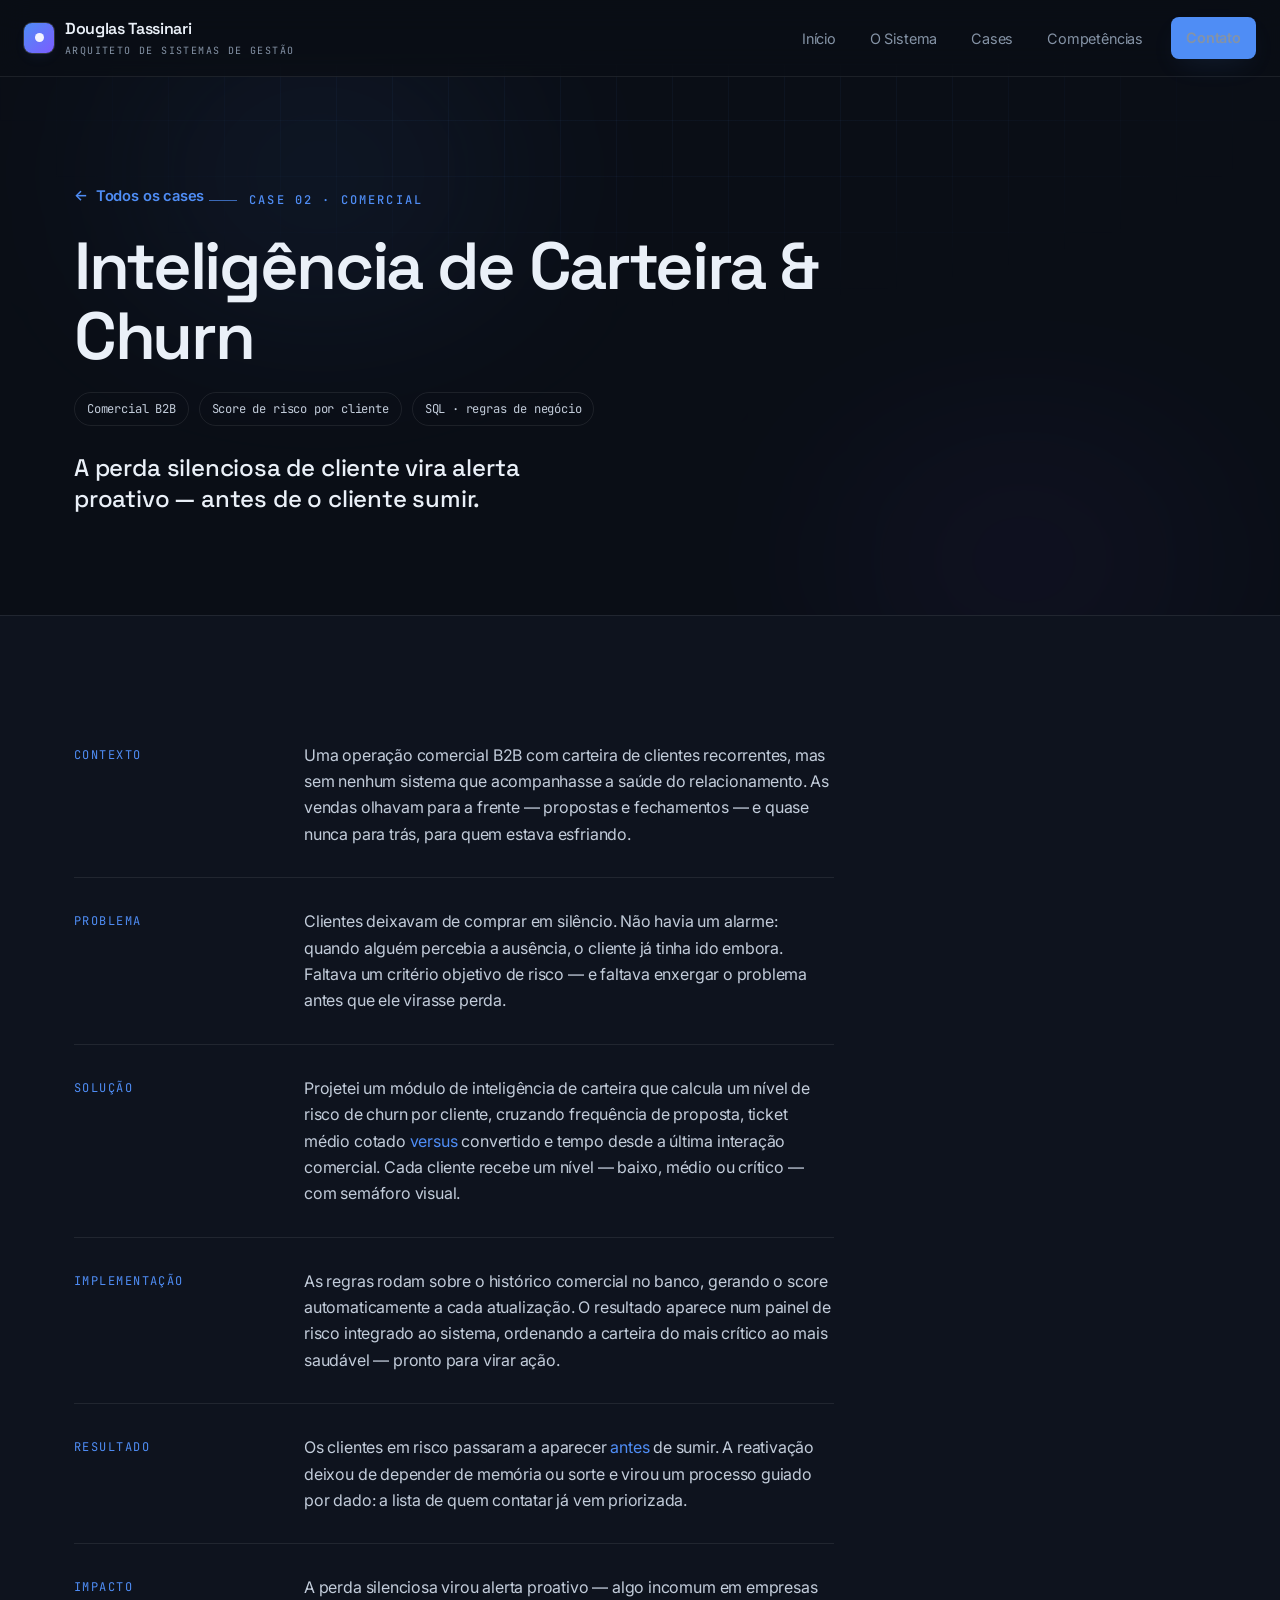
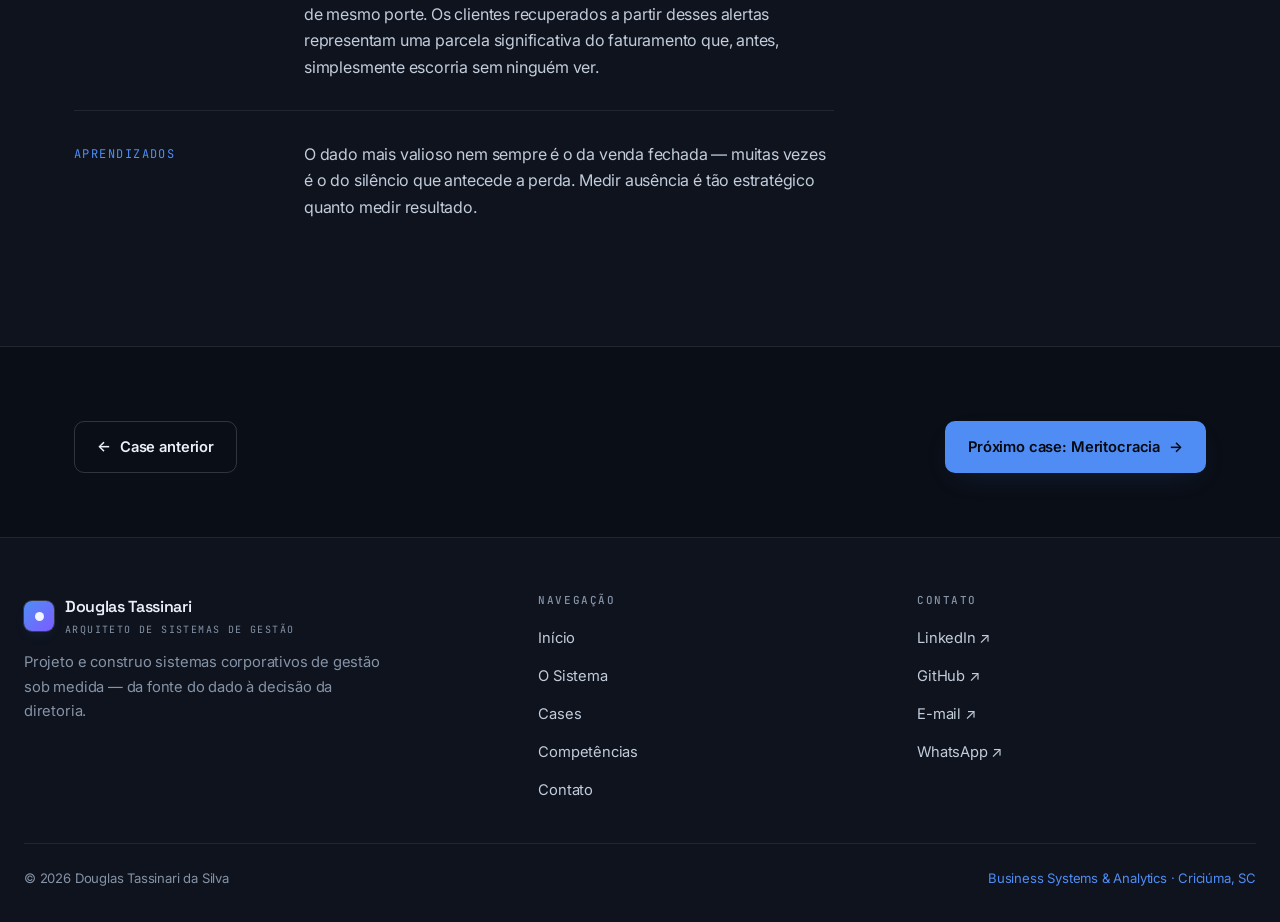
<file: case-churn.html>
<!DOCTYPE html>
<html lang="pt-BR">
<head>
<meta charset="UTF-8">
<meta name="viewport" content="width=device-width, initial-scale=1.0">
<title>Inteligência de Carteira &amp; Churn · Case · Douglas Tassinari</title>
<meta name="description" content="A perda silenciosa de cliente vira alerta proativo — antes de o cliente sumir. Um módulo de inteligência de carteira com score de risco por cliente.">
<link rel="preconnect" href="https://fonts.googleapis.com">
<link rel="preconnect" href="https://fonts.gstatic.com" crossorigin>
<link href="https://fonts.googleapis.com/css2?family=Inter:wght@400;500;600;700&family=JetBrains+Mono:wght@400;500&family=Space+Grotesk:wght@400;500;600;700&display=swap" rel="stylesheet">
<script>document.documentElement.classList.add('js');window.__revealFailsafe=setTimeout(function(){document.documentElement.classList.add('reveal-fallback');},2500);</script>
<link rel="icon" href="favicon.svg" type="image/svg+xml">
<meta name="theme-color" content="#0A0E16">
<meta name="author" content="Douglas Tassinari">
<meta property="og:type" content="website">
<meta property="og:site_name" content="Douglas Tassinari — Arquiteto de Sistemas de Gestão">
<meta property="og:title" content="Inteligência de Carteira &amp;amp; Churn · Case · Douglas Tassinari">
<meta property="og:description" content="A perda silenciosa de cliente vira alerta proativo — antes de o cliente sumir. Um módulo de inteligência de carteira com score de risco por cliente.">
<meta property="og:image" content="https://douglastassinari.github.io/DouglasTassinariv2.github.io/assets/img/og-cover.png">
<meta property="og:image:width" content="1200">
<meta property="og:image:height" content="630">
<meta name="twitter:card" content="summary_large_image">
<link rel="stylesheet" href="assets/styles.css">
</head>
<body>
<a class="skip-link" href="#conteudo">Pular para o conteúdo</a>

<!-- ===================== NAVEGAÇÃO ===================== -->
<div class="nav-wrap">
  <nav class="nav">
    <a class="brand" href="index.html">
      <span class="brand-mark"></span>
      <span class="brand-name">Douglas Tassinari<small>Arquiteto de Sistemas de Gestão</small></span>
    </a>
    <button class="menu-toggle" id="menuToggle" aria-label="Abrir menu" aria-expanded="false">
      <span></span><span></span><span></span>
    </button>
    <ul class="nav-links" id="navLinks">
      <li><a href="index.html">Início</a></li>
      <li><a href="sistema.html">O Sistema</a></li>
      <li><a href="cases.html">Cases</a></li>
      <li><a href="competencias.html">Competências</a></li>
      <li class="nav-cta"><a class="btn btn-primary btn-sm" href="contato.html">Contato</a></li>
    </ul>
  </nav>
</div>

<main class="page" id="conteudo" tabindex="-1">

  <!-- ===================== CABEÇALHO DO CASE ===================== -->
  <header class="hero case-hero">
    <div class="bg-fx">
      <div class="bg-grid"></div>
      <div class="bg-glow g1"></div>
      <div class="bg-glow g2"></div>
    </div>
    <div class="container relative">
      <a class="link-more reveal" href="cases.html" style="margin-bottom:24px"><span class="arrow" style="transform:rotate(180deg)">→</span> Todos os cases</a>
      <p class="eyebrow">Case 02 · Comercial</p>
      <h1 class="display reveal" style="max-width:20ch">Inteligência de Carteira &amp; Churn</h1>
      <div class="case-meta reveal d1">
        <span class="m">Comercial B2B</span>
        <span class="m">Score de risco por cliente</span>
        <span class="m">SQL · regras de negócio</span>
      </div>
      <p class="case-outcome reveal d1">A perda silenciosa de cliente vira alerta proativo — antes de o cliente sumir.</p>
    </div>
  </header>

  <!-- ===================== CORPO DO CASE ===================== -->
  <section class="band">
    <div class="container">
      <div class="case-body">

        <div class="case-block reveal">
          <div class="case-k">Contexto</div>
          <div class="case-v"><p>Uma operação comercial B2B com carteira de clientes recorrentes, mas sem nenhum sistema que acompanhasse a saúde do relacionamento. As vendas olhavam para a frente — propostas e fechamentos — e quase nunca para trás, para quem estava esfriando.</p></div>
        </div>

        <div class="case-block reveal">
          <div class="case-k">Problema</div>
          <div class="case-v"><p>Clientes deixavam de comprar em silêncio. Não havia um alarme: quando alguém percebia a ausência, o cliente já tinha ido embora. Faltava um critério objetivo de risco — e faltava enxergar o problema antes que ele virasse perda.</p></div>
        </div>

        <div class="case-block reveal">
          <div class="case-k">Solução</div>
          <div class="case-v"><p>Projetei um módulo de inteligência de carteira que calcula um nível de risco de churn por cliente, cruzando frequência de proposta, ticket médio cotado <em>versus</em> convertido e tempo desde a última interação comercial. Cada cliente recebe um nível — baixo, médio ou crítico — com semáforo visual.</p></div>
        </div>

        <div class="case-block reveal">
          <div class="case-k">Implementação</div>
          <div class="case-v"><p>As regras rodam sobre o histórico comercial no banco, gerando o score automaticamente a cada atualização. O resultado aparece num painel de risco integrado ao sistema, ordenando a carteira do mais crítico ao mais saudável — pronto para virar ação.</p></div>
        </div>

        <div class="case-block reveal">
          <div class="case-k">Resultado</div>
          <div class="case-v"><p>Os clientes em risco passaram a aparecer <em>antes</em> de sumir. A reativação deixou de depender de memória ou sorte e virou um processo guiado por dado: a lista de quem contatar já vem priorizada.</p></div>
        </div>

        <div class="case-block reveal">
          <div class="case-k">Impacto</div>
          <div class="case-v"><p>A perda silenciosa virou alerta proativo — algo incomum em empresas de mesmo porte. Os clientes recuperados a partir desses alertas representam uma parcela significativa do faturamento que, antes, simplesmente escorria sem ninguém ver.</p></div>
        </div>

        <div class="case-block reveal">
          <div class="case-k">Aprendizados</div>
          <div class="case-v"><p>O dado mais valioso nem sempre é o da venda fechada — muitas vezes é o do silêncio que antecede a perda. Medir ausência é tão estratégico quanto medir resultado.</p></div>
        </div>

      </div>
    </div>
  </section>

  <!-- ===================== NAVEGAÇÃO ENTRE CASES ===================== -->
  <section class="section--tight">
    <div class="container">
      <div class="case-nav">
        <a class="btn btn-ghost" href="case-sistema-industrial.html"><span class="arrow" style="transform:rotate(180deg)">→</span> Case anterior</a>
        <a class="btn btn-primary" href="case-meritocracia.html">Próximo case: Meritocracia <span class="arrow">→</span></a>
      </div>
    </div>
  </section>

</main>

<!-- ===================== RODAPÉ ===================== -->
<footer class="footer">
  <div class="container container--wide">
    <div class="footer-grid">
      <div class="footer-brand">
        <a class="brand" href="index.html">
          <span class="brand-mark"></span>
          <span class="brand-name">Douglas Tassinari<small>Arquiteto de Sistemas de Gestão</small></span>
        </a>
        <p>Projeto e construo sistemas corporativos de gestão sob medida — da fonte do dado à decisão da diretoria.</p>
      </div>
      <div>
        <h4>Navegação</h4>
        <ul class="footer-links">
          <li><a href="index.html">Início</a></li>
          <li><a href="sistema.html">O Sistema</a></li>
          <li><a href="cases.html">Cases</a></li>
          <li><a href="competencias.html">Competências</a></li>
          <li><a href="contato.html">Contato</a></li>
        </ul>
      </div>
      <div>
        <h4>Contato</h4>
        <ul class="footer-links">
          <li><a href="https://www.linkedin.com/in/douglastassinari/" target="_blank" rel="noopener">LinkedIn ↗</a></li>
          <li><a href="https://github.com/DouglasTassinari" target="_blank" rel="noopener">GitHub ↗</a></li>
          <li><a href="mailto:douglastassinarii@gmail.com">E-mail ↗</a></li>
          <li><a href="https://wa.me/5551981687088" target="_blank" rel="noopener">WhatsApp ↗</a></li>
        </ul>
      </div>
    </div>
    <div class="footer-bottom">
      <small>© 2026 Douglas Tassinari da Silva</small>
      <small class="accent">Business Systems &amp; Analytics · Criciúma, SC</small>
    </div>
  </div>
</footer>

<script src="assets/main.js"></script>
</body>
</html>
</file>
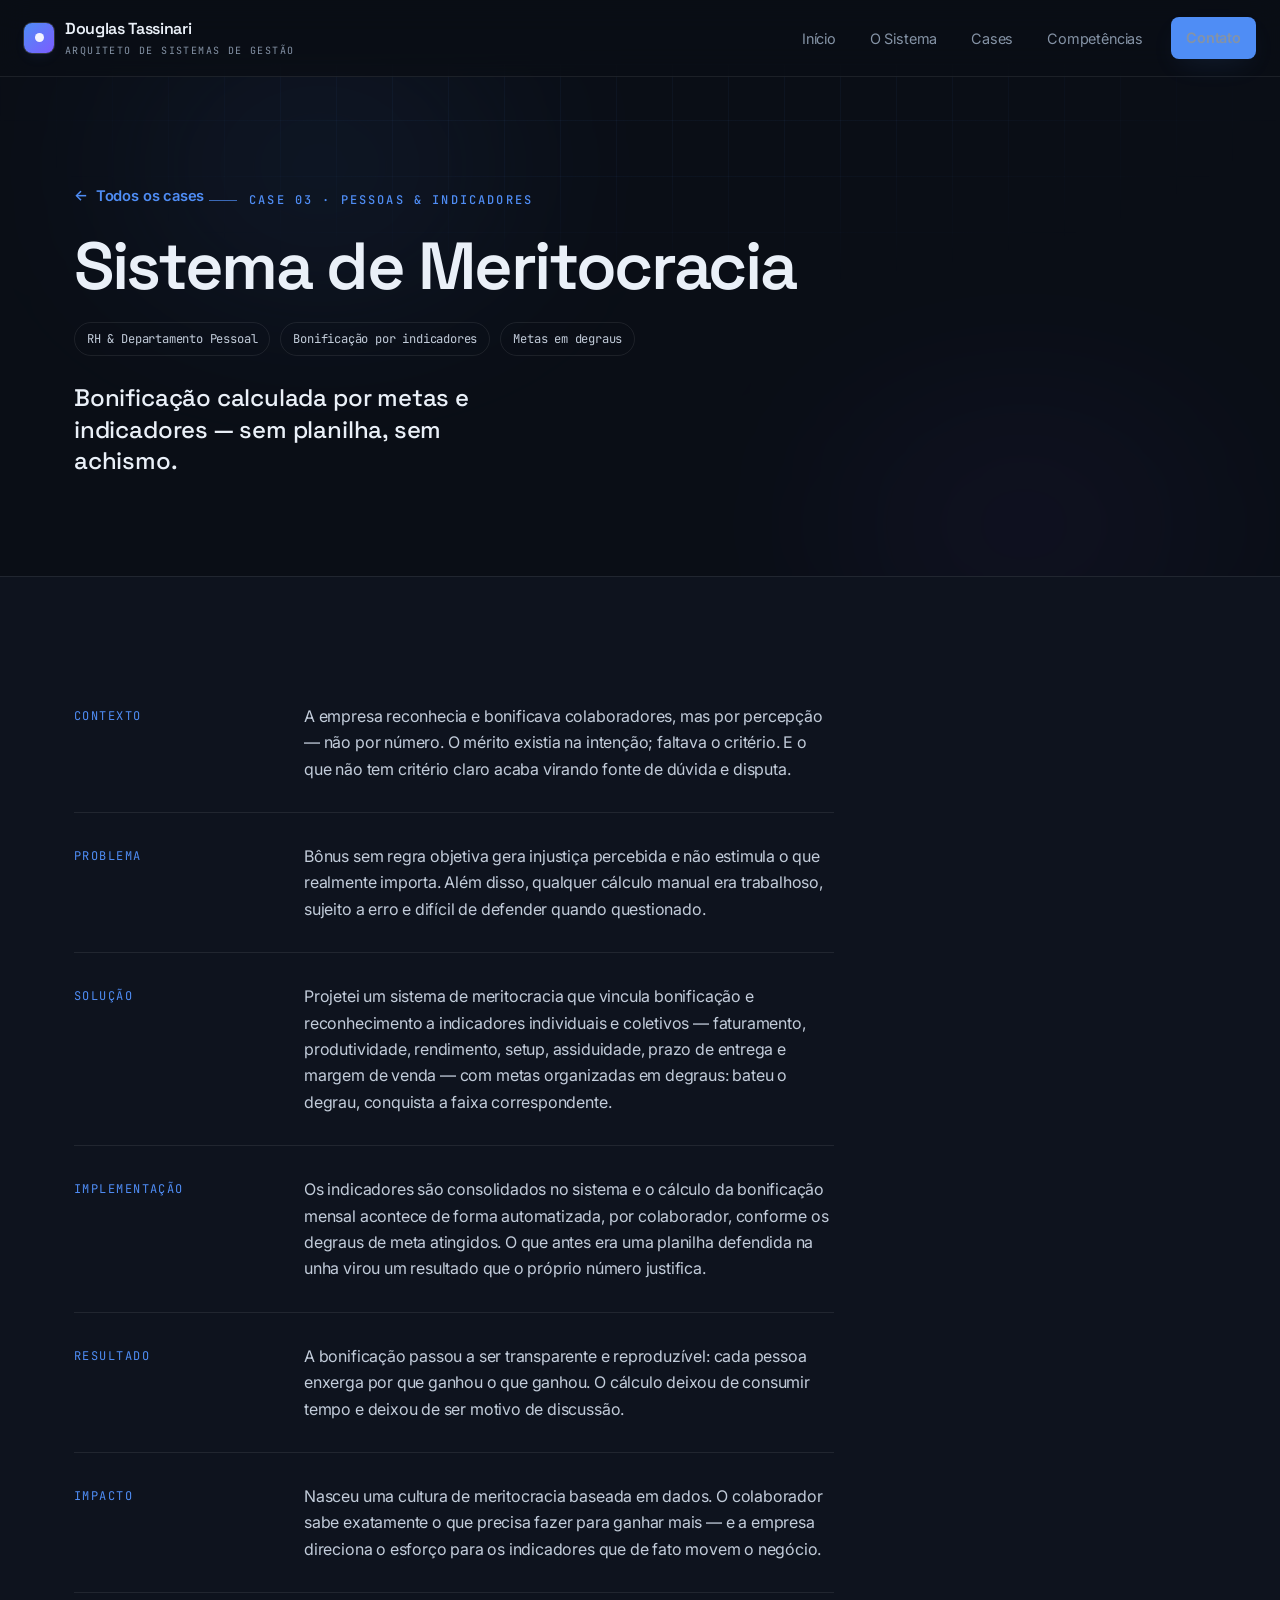
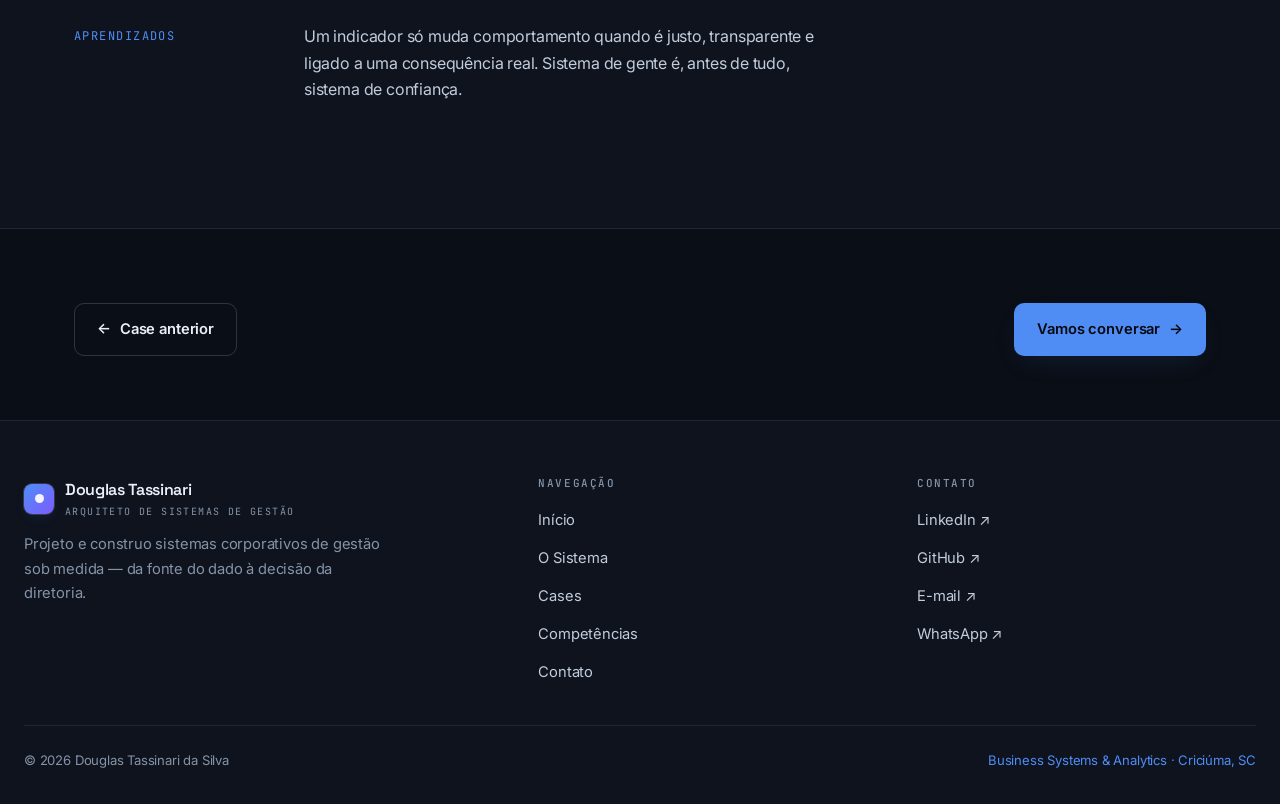
<file: case-meritocracia.html>
<!DOCTYPE html>
<html lang="pt-BR">
<head>
<meta charset="UTF-8">
<meta name="viewport" content="width=device-width, initial-scale=1.0">
<title>Sistema de Meritocracia · Case · Douglas Tassinari</title>
<meta name="description" content="Bonificação calculada por metas e indicadores — sem planilha, sem achismo. Uma cultura de meritocracia baseada em dados.">
<link rel="preconnect" href="https://fonts.googleapis.com">
<link rel="preconnect" href="https://fonts.gstatic.com" crossorigin>
<link href="https://fonts.googleapis.com/css2?family=Inter:wght@400;500;600;700&family=JetBrains+Mono:wght@400;500&family=Space+Grotesk:wght@400;500;600;700&display=swap" rel="stylesheet">
<script>document.documentElement.classList.add('js');window.__revealFailsafe=setTimeout(function(){document.documentElement.classList.add('reveal-fallback');},2500);</script>
<link rel="icon" href="favicon.svg" type="image/svg+xml">
<meta name="theme-color" content="#0A0E16">
<meta name="author" content="Douglas Tassinari">
<meta property="og:type" content="website">
<meta property="og:site_name" content="Douglas Tassinari — Arquiteto de Sistemas de Gestão">
<meta property="og:title" content="Sistema de Meritocracia · Case · Douglas Tassinari">
<meta property="og:description" content="Bonificação calculada por metas e indicadores — sem planilha, sem achismo. Uma cultura de meritocracia baseada em dados.">
<meta property="og:image" content="https://douglastassinari.github.io/DouglasTassinariv2.github.io/assets/img/og-cover.png">
<meta property="og:image:width" content="1200">
<meta property="og:image:height" content="630">
<meta name="twitter:card" content="summary_large_image">
<link rel="stylesheet" href="assets/styles.css">
</head>
<body>
<a class="skip-link" href="#conteudo">Pular para o conteúdo</a>

<!-- ===================== NAVEGAÇÃO ===================== -->
<div class="nav-wrap">
  <nav class="nav">
    <a class="brand" href="index.html">
      <span class="brand-mark"></span>
      <span class="brand-name">Douglas Tassinari<small>Arquiteto de Sistemas de Gestão</small></span>
    </a>
    <button class="menu-toggle" id="menuToggle" aria-label="Abrir menu" aria-expanded="false">
      <span></span><span></span><span></span>
    </button>
    <ul class="nav-links" id="navLinks">
      <li><a href="index.html">Início</a></li>
      <li><a href="sistema.html">O Sistema</a></li>
      <li><a href="cases.html">Cases</a></li>
      <li><a href="competencias.html">Competências</a></li>
      <li class="nav-cta"><a class="btn btn-primary btn-sm" href="contato.html">Contato</a></li>
    </ul>
  </nav>
</div>

<main class="page" id="conteudo" tabindex="-1">

  <!-- ===================== CABEÇALHO DO CASE ===================== -->
  <header class="hero case-hero">
    <div class="bg-fx">
      <div class="bg-grid"></div>
      <div class="bg-glow g1"></div>
      <div class="bg-glow g2"></div>
    </div>
    <div class="container relative">
      <a class="link-more reveal" href="cases.html" style="margin-bottom:24px"><span class="arrow" style="transform:rotate(180deg)">→</span> Todos os cases</a>
      <p class="eyebrow">Case 03 · Pessoas &amp; Indicadores</p>
      <h1 class="display reveal" style="max-width:18ch">Sistema de Meritocracia</h1>
      <div class="case-meta reveal d1">
        <span class="m">RH &amp; Departamento Pessoal</span>
        <span class="m">Bonificação por indicadores</span>
        <span class="m">Metas em degraus</span>
      </div>
      <p class="case-outcome reveal d1">Bonificação calculada por metas e indicadores — sem planilha, sem achismo.</p>
    </div>
  </header>

  <!-- ===================== CORPO DO CASE ===================== -->
  <section class="band">
    <div class="container">
      <div class="case-body">

        <div class="case-block reveal">
          <div class="case-k">Contexto</div>
          <div class="case-v"><p>A empresa reconhecia e bonificava colaboradores, mas por percepção — não por número. O mérito existia na intenção; faltava o critério. E o que não tem critério claro acaba virando fonte de dúvida e disputa.</p></div>
        </div>

        <div class="case-block reveal">
          <div class="case-k">Problema</div>
          <div class="case-v"><p>Bônus sem regra objetiva gera injustiça percebida e não estimula o que realmente importa. Além disso, qualquer cálculo manual era trabalhoso, sujeito a erro e difícil de defender quando questionado.</p></div>
        </div>

        <div class="case-block reveal">
          <div class="case-k">Solução</div>
          <div class="case-v"><p>Projetei um sistema de meritocracia que vincula bonificação e reconhecimento a indicadores individuais e coletivos — faturamento, produtividade, rendimento, setup, assiduidade, prazo de entrega e margem de venda — com metas organizadas em degraus: bateu o degrau, conquista a faixa correspondente.</p></div>
        </div>

        <div class="case-block reveal">
          <div class="case-k">Implementação</div>
          <div class="case-v"><p>Os indicadores são consolidados no sistema e o cálculo da bonificação mensal acontece de forma automatizada, por colaborador, conforme os degraus de meta atingidos. O que antes era uma planilha defendida na unha virou um resultado que o próprio número justifica.</p></div>
        </div>

        <div class="case-block reveal">
          <div class="case-k">Resultado</div>
          <div class="case-v"><p>A bonificação passou a ser transparente e reproduzível: cada pessoa enxerga por que ganhou o que ganhou. O cálculo deixou de consumir tempo e deixou de ser motivo de discussão.</p></div>
        </div>

        <div class="case-block reveal">
          <div class="case-k">Impacto</div>
          <div class="case-v"><p>Nasceu uma cultura de meritocracia baseada em dados. O colaborador sabe exatamente o que precisa fazer para ganhar mais — e a empresa direciona o esforço para os indicadores que de fato movem o negócio.</p></div>
        </div>

        <div class="case-block reveal">
          <div class="case-k">Aprendizados</div>
          <div class="case-v"><p>Um indicador só muda comportamento quando é justo, transparente e ligado a uma consequência real. Sistema de gente é, antes de tudo, sistema de confiança.</p></div>
        </div>

      </div>
    </div>
  </section>

  <!-- ===================== NAVEGAÇÃO ENTRE CASES ===================== -->
  <section class="section--tight">
    <div class="container">
      <div class="case-nav">
        <a class="btn btn-ghost" href="case-churn.html"><span class="arrow" style="transform:rotate(180deg)">→</span> Case anterior</a>
        <a class="btn btn-primary" href="contato.html">Vamos conversar <span class="arrow">→</span></a>
      </div>
    </div>
  </section>

</main>

<!-- ===================== RODAPÉ ===================== -->
<footer class="footer">
  <div class="container container--wide">
    <div class="footer-grid">
      <div class="footer-brand">
        <a class="brand" href="index.html">
          <span class="brand-mark"></span>
          <span class="brand-name">Douglas Tassinari<small>Arquiteto de Sistemas de Gestão</small></span>
        </a>
        <p>Projeto e construo sistemas corporativos de gestão sob medida — da fonte do dado à decisão da diretoria.</p>
      </div>
      <div>
        <h4>Navegação</h4>
        <ul class="footer-links">
          <li><a href="index.html">Início</a></li>
          <li><a href="sistema.html">O Sistema</a></li>
          <li><a href="cases.html">Cases</a></li>
          <li><a href="competencias.html">Competências</a></li>
          <li><a href="contato.html">Contato</a></li>
        </ul>
      </div>
      <div>
        <h4>Contato</h4>
        <ul class="footer-links">
          <li><a href="https://www.linkedin.com/in/douglastassinari/" target="_blank" rel="noopener">LinkedIn ↗</a></li>
          <li><a href="https://github.com/DouglasTassinari" target="_blank" rel="noopener">GitHub ↗</a></li>
          <li><a href="mailto:douglastassinarii@gmail.com">E-mail ↗</a></li>
          <li><a href="https://wa.me/5551981687088" target="_blank" rel="noopener">WhatsApp ↗</a></li>
        </ul>
      </div>
    </div>
    <div class="footer-bottom">
      <small>© 2026 Douglas Tassinari da Silva</small>
      <small class="accent">Business Systems &amp; Analytics · Criciúma, SC</small>
    </div>
  </div>
</footer>

<script src="assets/main.js"></script>
</body>
</html>
</file>
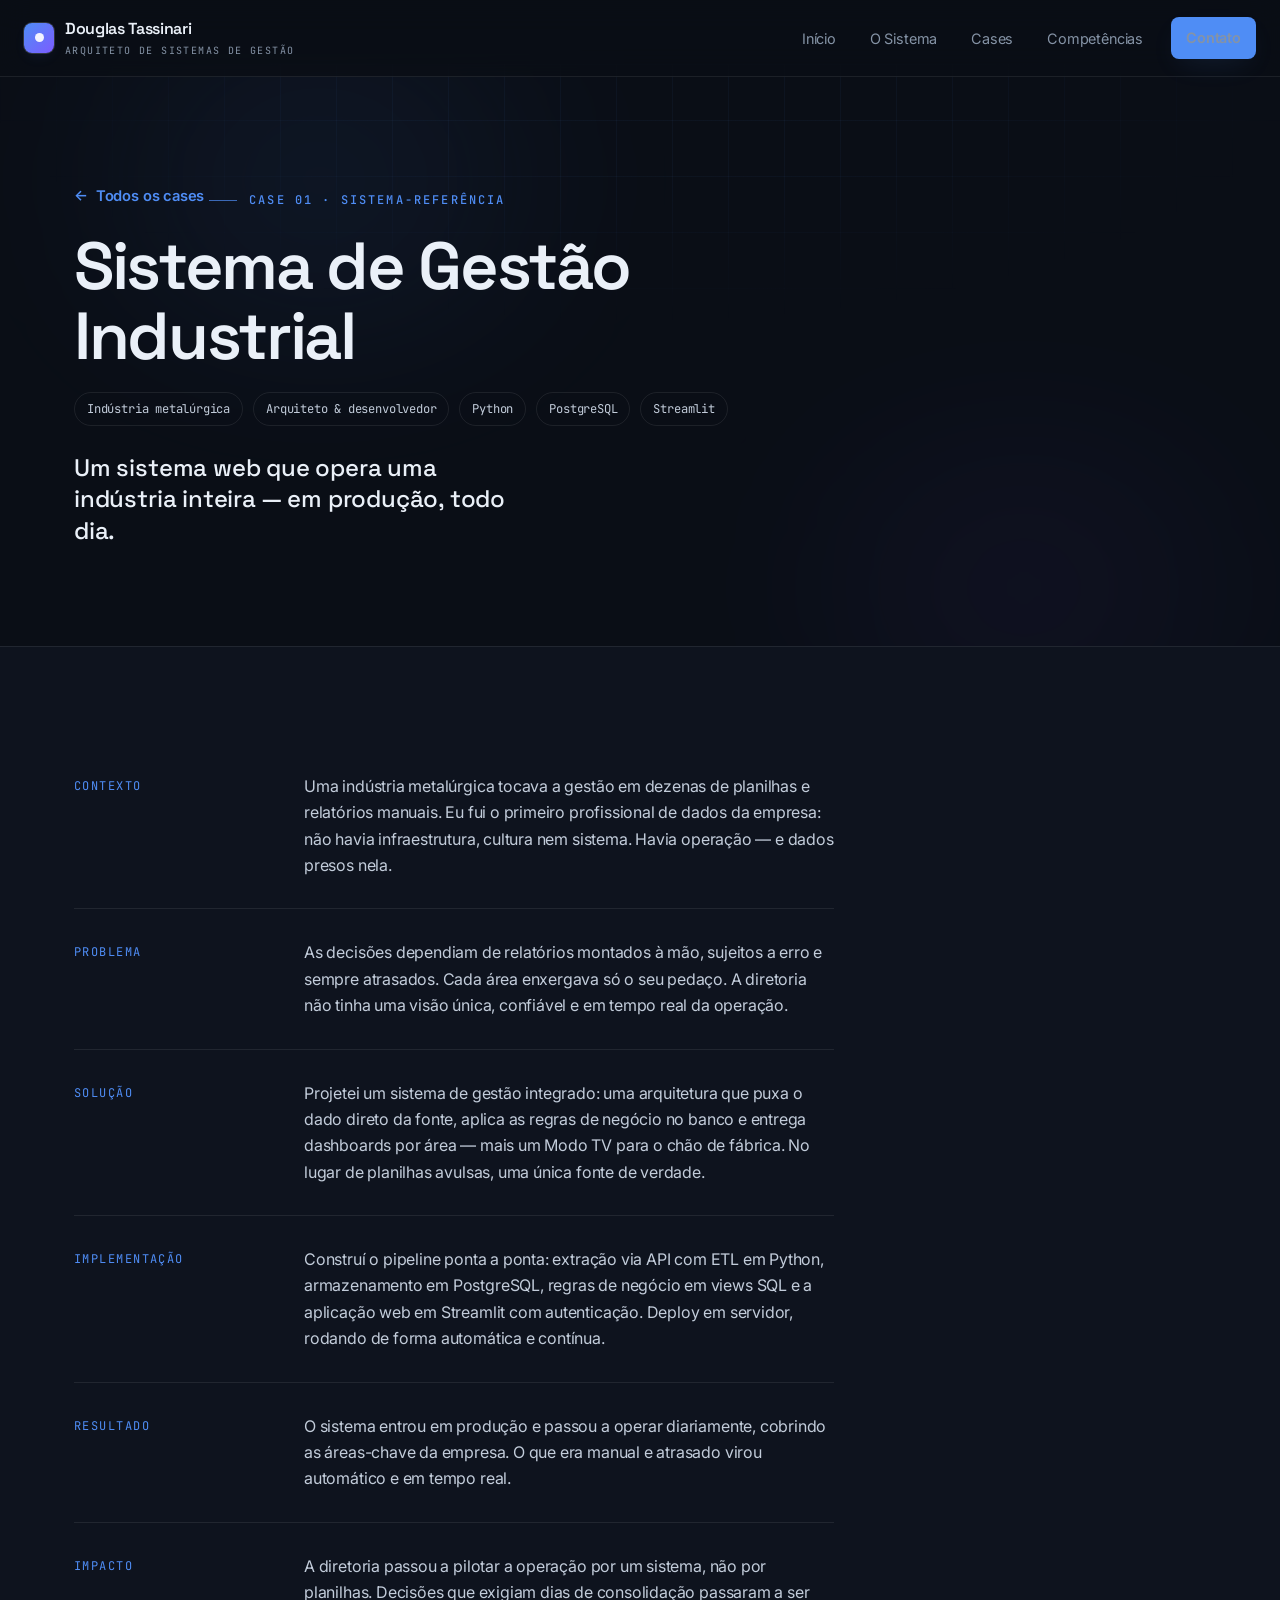
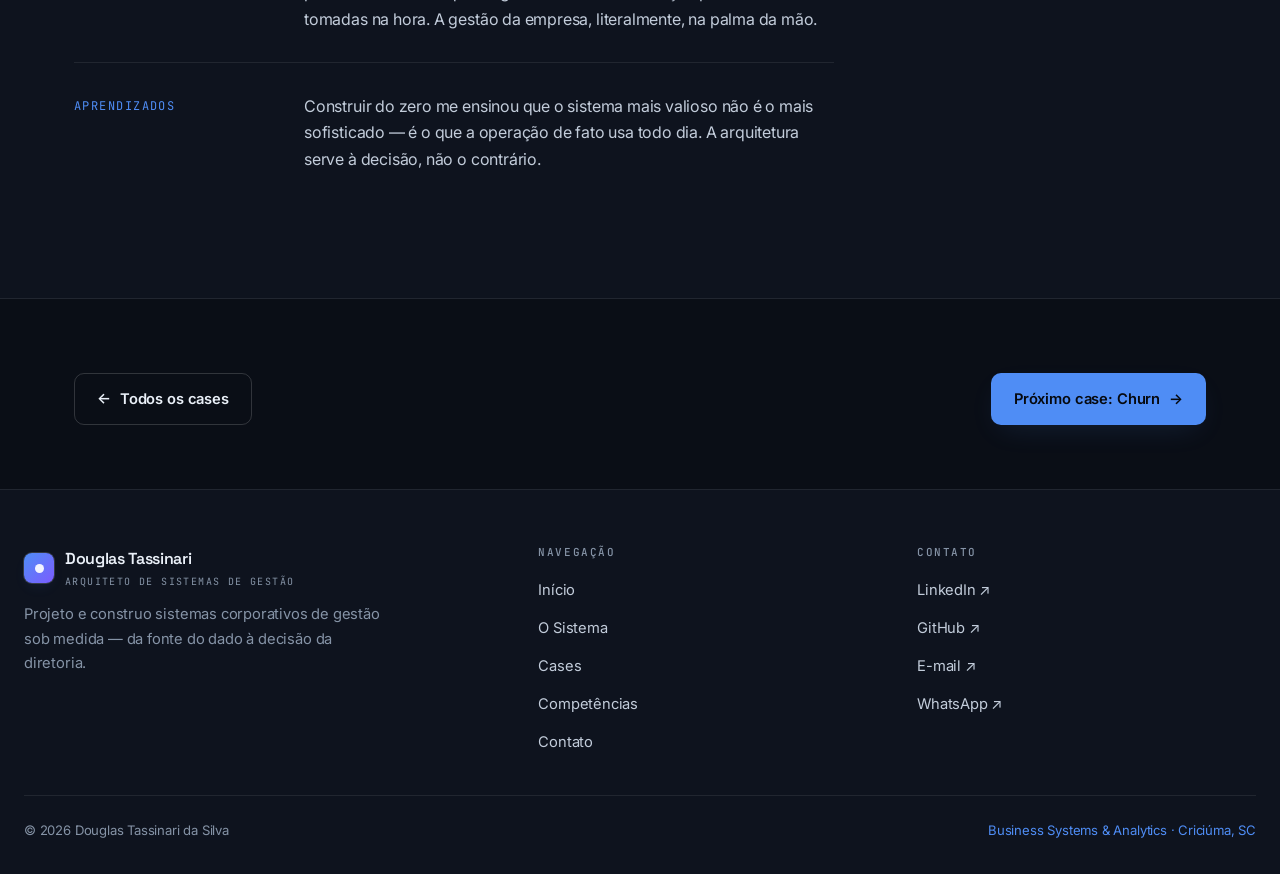
<file: case-sistema-industrial.html>
<!DOCTYPE html>
<html lang="pt-BR">
<head>
<meta charset="UTF-8">
<meta name="viewport" content="width=device-width, initial-scale=1.0">
<title>Sistema de Gestão Industrial · Case · Douglas Tassinari</title>
<meta name="description" content="Um sistema web que opera uma indústria inteira — em produção, todo dia. Da API à decisão da diretoria.">
<link rel="preconnect" href="https://fonts.googleapis.com">
<link rel="preconnect" href="https://fonts.gstatic.com" crossorigin>
<link href="https://fonts.googleapis.com/css2?family=Inter:wght@400;500;600;700&family=JetBrains+Mono:wght@400;500&family=Space+Grotesk:wght@400;500;600;700&display=swap" rel="stylesheet">
<script>document.documentElement.classList.add('js');window.__revealFailsafe=setTimeout(function(){document.documentElement.classList.add('reveal-fallback');},2500);</script>
<link rel="icon" href="favicon.svg" type="image/svg+xml">
<meta name="theme-color" content="#0A0E16">
<meta name="author" content="Douglas Tassinari">
<meta property="og:type" content="website">
<meta property="og:site_name" content="Douglas Tassinari — Arquiteto de Sistemas de Gestão">
<meta property="og:title" content="Sistema de Gestão Industrial · Case · Douglas Tassinari">
<meta property="og:description" content="Um sistema web que opera uma indústria inteira — em produção, todo dia. Da API à decisão da diretoria.">
<meta property="og:image" content="https://douglastassinari.github.io/DouglasTassinariv2.github.io/assets/img/og-cover.png">
<meta property="og:image:width" content="1200">
<meta property="og:image:height" content="630">
<meta name="twitter:card" content="summary_large_image">
<link rel="stylesheet" href="assets/styles.css">
</head>
<body>
<a class="skip-link" href="#conteudo">Pular para o conteúdo</a>

<!-- ===================== NAVEGAÇÃO ===================== -->
<div class="nav-wrap">
  <nav class="nav">
    <a class="brand" href="index.html">
      <span class="brand-mark"></span>
      <span class="brand-name">Douglas Tassinari<small>Arquiteto de Sistemas de Gestão</small></span>
    </a>
    <button class="menu-toggle" id="menuToggle" aria-label="Abrir menu" aria-expanded="false">
      <span></span><span></span><span></span>
    </button>
    <ul class="nav-links" id="navLinks">
      <li><a href="index.html">Início</a></li>
      <li><a href="sistema.html">O Sistema</a></li>
      <li><a href="cases.html">Cases</a></li>
      <li><a href="competencias.html">Competências</a></li>
      <li class="nav-cta"><a class="btn btn-primary btn-sm" href="contato.html">Contato</a></li>
    </ul>
  </nav>
</div>

<main class="page" id="conteudo" tabindex="-1">

  <!-- ===================== CABEÇALHO DO CASE ===================== -->
  <header class="hero case-hero">
    <div class="bg-fx">
      <div class="bg-grid"></div>
      <div class="bg-glow g1"></div>
      <div class="bg-glow g2"></div>
    </div>
    <div class="container relative">
      <a class="link-more reveal" href="cases.html" style="margin-bottom:24px"><span class="arrow" style="transform:rotate(180deg)">→</span> Todos os cases</a>
      <p class="eyebrow">Case 01 · Sistema-referência</p>
      <h1 class="display reveal" style="max-width:18ch">Sistema de Gestão Industrial</h1>
      <div class="case-meta reveal d1">
        <span class="m">Indústria metalúrgica</span>
        <span class="m">Arquiteto &amp; desenvolvedor</span>
        <span class="m">Python</span>
        <span class="m">PostgreSQL</span>
        <span class="m">Streamlit</span>
      </div>
      <p class="case-outcome reveal d1">Um sistema web que opera uma indústria inteira — em produção, todo dia.</p>
    </div>
  </header>

  <!-- ===================== CORPO DO CASE ===================== -->
  <section class="band">
    <div class="container">
      <div class="case-body">

        <div class="case-block reveal">
          <div class="case-k">Contexto</div>
          <div class="case-v"><p>Uma indústria metalúrgica tocava a gestão em dezenas de planilhas e relatórios manuais. Eu fui o primeiro profissional de dados da empresa: não havia infraestrutura, cultura nem sistema. Havia operação — e dados presos nela.</p></div>
        </div>

        <div class="case-block reveal">
          <div class="case-k">Problema</div>
          <div class="case-v"><p>As decisões dependiam de relatórios montados à mão, sujeitos a erro e sempre atrasados. Cada área enxergava só o seu pedaço. A diretoria não tinha uma visão única, confiável e em tempo real da operação.</p></div>
        </div>

        <div class="case-block reveal">
          <div class="case-k">Solução</div>
          <div class="case-v"><p>Projetei um sistema de gestão integrado: uma arquitetura que puxa o dado direto da fonte, aplica as regras de negócio no banco e entrega dashboards por área — mais um Modo TV para o chão de fábrica. No lugar de planilhas avulsas, uma única fonte de verdade.</p></div>
        </div>

        <div class="case-block reveal">
          <div class="case-k">Implementação</div>
          <div class="case-v"><p>Construí o pipeline ponta a ponta: extração via API com ETL em Python, armazenamento em PostgreSQL, regras de negócio em views SQL e a aplicação web em Streamlit com autenticação. Deploy em servidor, rodando de forma automática e contínua.</p></div>
        </div>

        <div class="case-block reveal">
          <div class="case-k">Resultado</div>
          <div class="case-v"><p>O sistema entrou em produção e passou a operar diariamente, cobrindo as áreas-chave da empresa. O que era manual e atrasado virou automático e em tempo real.</p></div>
        </div>

        <div class="case-block reveal">
          <div class="case-k">Impacto</div>
          <div class="case-v"><p>A diretoria passou a pilotar a operação por um sistema, não por planilhas. Decisões que exigiam dias de consolidação passaram a ser tomadas na hora. A gestão da empresa, literalmente, na palma da mão.</p></div>
        </div>

        <div class="case-block reveal">
          <div class="case-k">Aprendizados</div>
          <div class="case-v"><p>Construir do zero me ensinou que o sistema mais valioso não é o mais sofisticado — é o que a operação de fato usa todo dia. A arquitetura serve à decisão, não o contrário.</p></div>
        </div>

      </div>
    </div>
  </section>

  <!-- ===================== NAVEGAÇÃO ENTRE CASES ===================== -->
  <section class="section--tight">
    <div class="container">
      <div class="case-nav">
        <a class="btn btn-ghost" href="cases.html"><span class="arrow" style="transform:rotate(180deg)">→</span> Todos os cases</a>
        <a class="btn btn-primary" href="case-churn.html">Próximo case: Churn <span class="arrow">→</span></a>
      </div>
    </div>
  </section>

</main>

<!-- ===================== RODAPÉ ===================== -->
<footer class="footer">
  <div class="container container--wide">
    <div class="footer-grid">
      <div class="footer-brand">
        <a class="brand" href="index.html">
          <span class="brand-mark"></span>
          <span class="brand-name">Douglas Tassinari<small>Arquiteto de Sistemas de Gestão</small></span>
        </a>
        <p>Projeto e construo sistemas corporativos de gestão sob medida — da fonte do dado à decisão da diretoria.</p>
      </div>
      <div>
        <h4>Navegação</h4>
        <ul class="footer-links">
          <li><a href="index.html">Início</a></li>
          <li><a href="sistema.html">O Sistema</a></li>
          <li><a href="cases.html">Cases</a></li>
          <li><a href="competencias.html">Competências</a></li>
          <li><a href="contato.html">Contato</a></li>
        </ul>
      </div>
      <div>
        <h4>Contato</h4>
        <ul class="footer-links">
          <li><a href="https://www.linkedin.com/in/douglastassinari/" target="_blank" rel="noopener">LinkedIn ↗</a></li>
          <li><a href="https://github.com/DouglasTassinari" target="_blank" rel="noopener">GitHub ↗</a></li>
          <li><a href="mailto:douglastassinarii@gmail.com">E-mail ↗</a></li>
          <li><a href="https://wa.me/5551981687088" target="_blank" rel="noopener">WhatsApp ↗</a></li>
        </ul>
      </div>
    </div>
    <div class="footer-bottom">
      <small>© 2026 Douglas Tassinari da Silva</small>
      <small class="accent">Business Systems &amp; Analytics · Criciúma, SC</small>
    </div>
  </div>
</footer>

<script src="assets/main.js"></script>
</body>
</html>
</file>
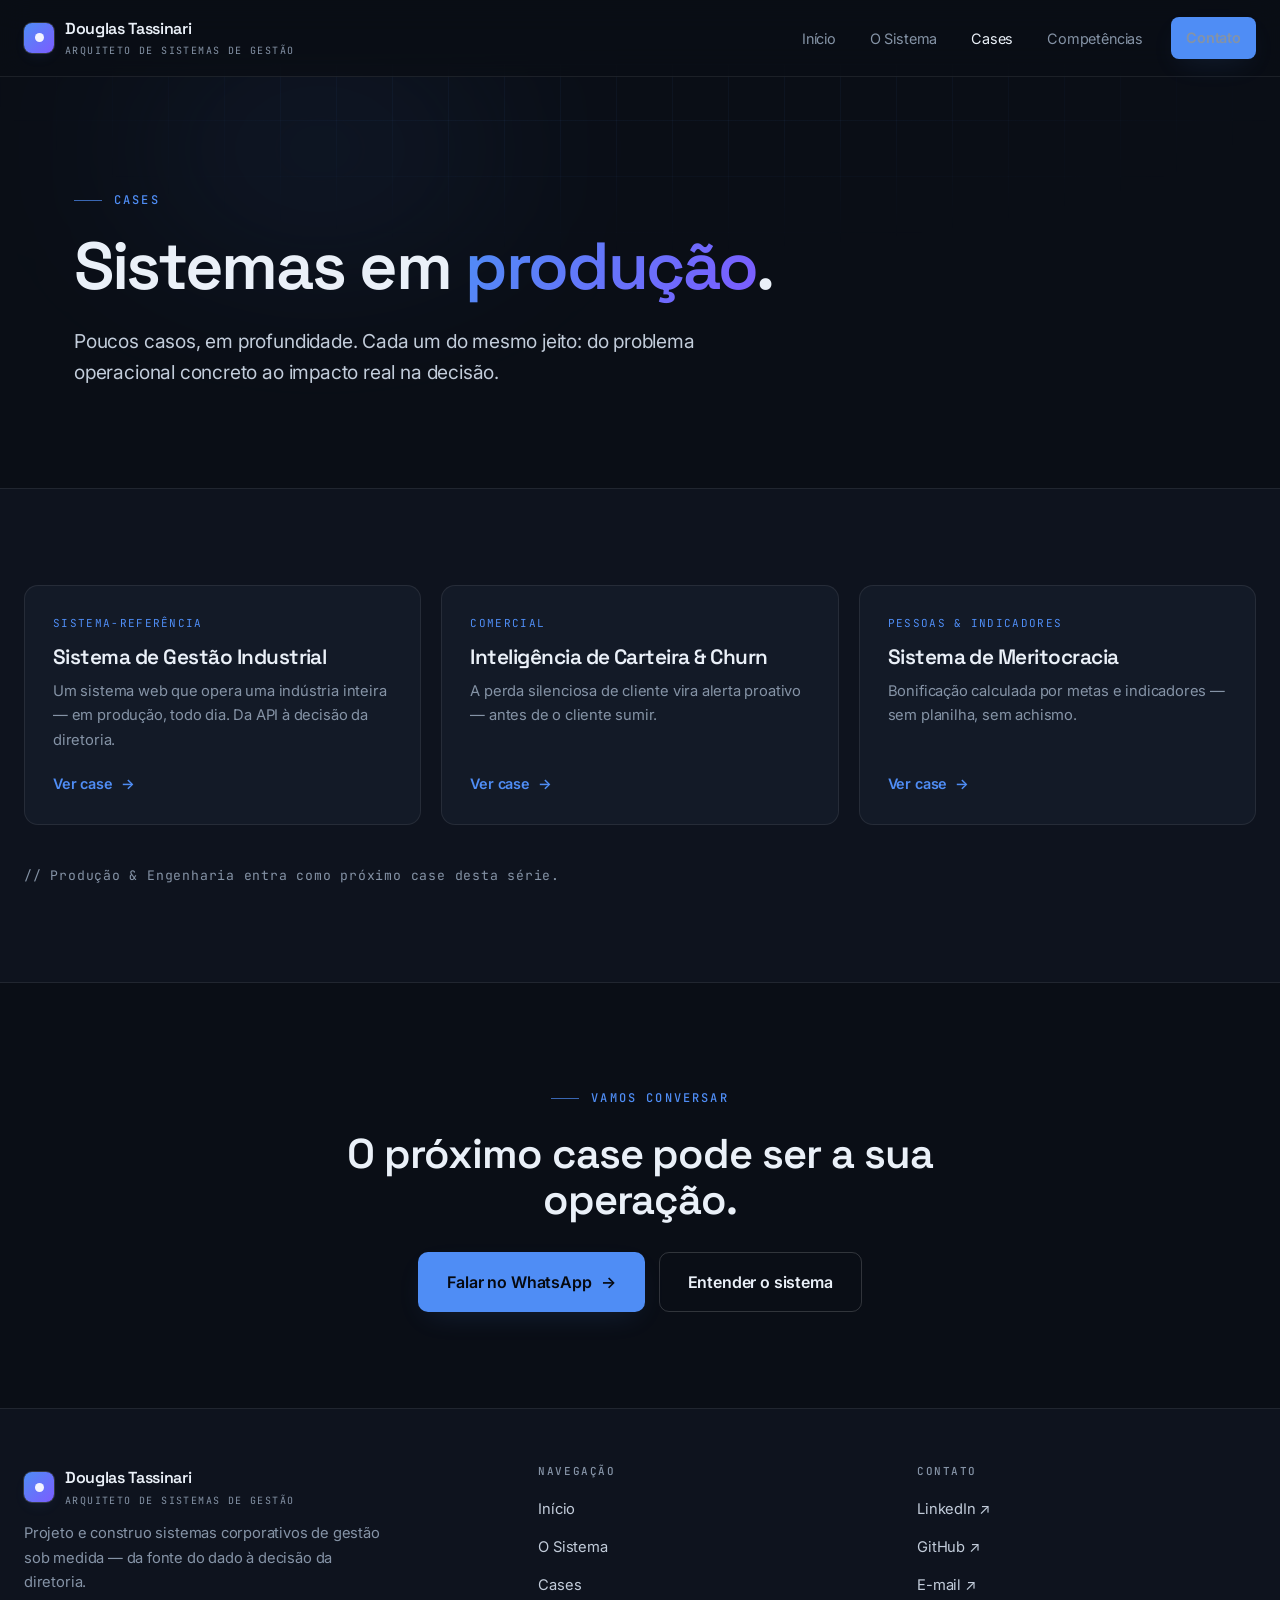
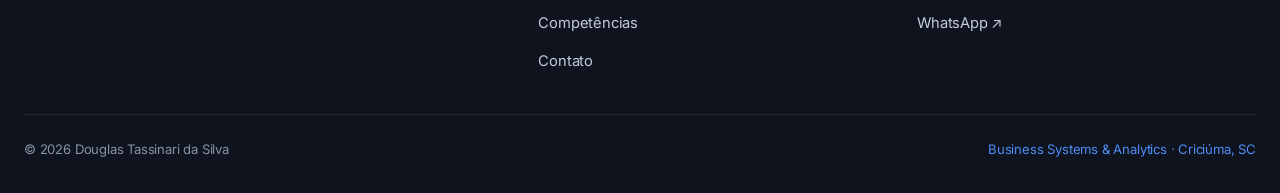
<file: cases.html>
<!DOCTYPE html>
<html lang="pt-BR">
<head>
<meta charset="UTF-8">
<meta name="viewport" content="width=device-width, initial-scale=1.0">
<title>Cases · Douglas Tassinari</title>
<meta name="description" content="Sistemas em produção. Poucos casos, em profundidade — do problema operacional ao impacto na decisão.">
<link rel="preconnect" href="https://fonts.googleapis.com">
<link rel="preconnect" href="https://fonts.gstatic.com" crossorigin>
<link href="https://fonts.googleapis.com/css2?family=Inter:wght@400;500;600;700&family=JetBrains+Mono:wght@400;500&family=Space+Grotesk:wght@400;500;600;700&display=swap" rel="stylesheet">
<script>document.documentElement.classList.add('js');window.__revealFailsafe=setTimeout(function(){document.documentElement.classList.add('reveal-fallback');},2500);</script>
<link rel="icon" href="favicon.svg" type="image/svg+xml">
<meta name="theme-color" content="#0A0E16">
<meta name="author" content="Douglas Tassinari">
<meta property="og:type" content="website">
<meta property="og:site_name" content="Douglas Tassinari — Arquiteto de Sistemas de Gestão">
<meta property="og:title" content="Cases · Douglas Tassinari">
<meta property="og:description" content="Sistemas em produção. Poucos casos, em profundidade — do problema operacional ao impacto na decisão.">
<meta property="og:image" content="https://douglastassinari.github.io/DouglasTassinariv2.github.io/assets/img/og-cover.png">
<meta property="og:image:width" content="1200">
<meta property="og:image:height" content="630">
<meta name="twitter:card" content="summary_large_image">
<link rel="stylesheet" href="assets/styles.css">
</head>
<body>
<a class="skip-link" href="#conteudo">Pular para o conteúdo</a>

<!-- ===================== NAVEGAÇÃO ===================== -->
<div class="nav-wrap">
  <nav class="nav">
    <a class="brand" href="index.html">
      <span class="brand-mark"></span>
      <span class="brand-name">Douglas Tassinari<small>Arquiteto de Sistemas de Gestão</small></span>
    </a>
    <button class="menu-toggle" id="menuToggle" aria-label="Abrir menu" aria-expanded="false">
      <span></span><span></span><span></span>
    </button>
    <ul class="nav-links" id="navLinks">
      <li><a href="index.html">Início</a></li>
      <li><a href="sistema.html">O Sistema</a></li>
      <li><a href="cases.html">Cases</a></li>
      <li><a href="competencias.html">Competências</a></li>
      <li class="nav-cta"><a class="btn btn-primary btn-sm" href="contato.html">Contato</a></li>
    </ul>
  </nav>
</div>

<main class="page" id="conteudo" tabindex="-1">

  <!-- ===================== HERO ===================== -->
  <header class="hero">
    <div class="bg-fx">
      <div class="bg-grid"></div>
      <div class="bg-glow g1"></div>
    </div>
    <div class="container relative">
      <p class="eyebrow">Cases</p>
      <h1 class="display reveal">Sistemas em <span class="grad">produção</span>.</h1>
      <p class="lead reveal d1">Poucos casos, em profundidade. Cada um do mesmo jeito: do problema operacional concreto ao impacto real na decisão.</p>
    </div>
  </header>

  <!-- ===================== GRADE DE CASES ===================== -->
  <section class="band">
    <div class="container container--wide">
      <div class="grid grid-3">

        <a class="card case-card reveal" href="case-sistema-industrial.html">
          <span class="case-tag">Sistema-referência</span>
          <h3>Sistema de Gestão Industrial</h3>
          <p class="case-result">Um sistema web que opera uma indústria inteira — em produção, todo dia. Da API à decisão da diretoria.</p>
          <span class="case-link">Ver case <span class="arrow">→</span></span>
        </a>

        <a class="card case-card reveal d1" href="case-churn.html">
          <span class="case-tag">Comercial</span>
          <h3>Inteligência de Carteira &amp; Churn</h3>
          <p class="case-result">A perda silenciosa de cliente vira alerta proativo — antes de o cliente sumir.</p>
          <span class="case-link">Ver case <span class="arrow">→</span></span>
        </a>

        <a class="card case-card reveal d2" href="case-meritocracia.html">
          <span class="case-tag">Pessoas &amp; Indicadores</span>
          <h3>Sistema de Meritocracia</h3>
          <p class="case-result">Bonificação calculada por metas e indicadores — sem planilha, sem achismo.</p>
          <span class="case-link">Ver case <span class="arrow">→</span></span>
        </a>

      </div>

      <p class="muted mt-10 reveal" style="font-family:var(--font-mono);font-size:0.82rem;letter-spacing:0.06em;">
        // Produção &amp; Engenharia entra como próximo case desta série.
      </p>
    </div>
  </section>

  <!-- ===================== CTA ===================== -->
  <section class="cta-band">
    <div class="container">
      <div class="reveal">
        <p class="eyebrow" style="justify-content:center">Vamos conversar</p>
        <h2>O próximo case pode ser a sua operação.</h2>
        <div class="cta-row">
          <a class="btn btn-primary btn-lg" href="https://wa.me/5551981687088" target="_blank" rel="noopener">Falar no WhatsApp <span class="arrow">→</span></a>
          <a class="btn btn-ghost btn-lg" href="sistema.html">Entender o sistema</a>
        </div>
      </div>
    </div>
  </section>

</main>

<!-- ===================== RODAPÉ ===================== -->
<footer class="footer">
  <div class="container container--wide">
    <div class="footer-grid">
      <div class="footer-brand">
        <a class="brand" href="index.html">
          <span class="brand-mark"></span>
          <span class="brand-name">Douglas Tassinari<small>Arquiteto de Sistemas de Gestão</small></span>
        </a>
        <p>Projeto e construo sistemas corporativos de gestão sob medida — da fonte do dado à decisão da diretoria.</p>
      </div>
      <div>
        <h4>Navegação</h4>
        <ul class="footer-links">
          <li><a href="index.html">Início</a></li>
          <li><a href="sistema.html">O Sistema</a></li>
          <li><a href="cases.html">Cases</a></li>
          <li><a href="competencias.html">Competências</a></li>
          <li><a href="contato.html">Contato</a></li>
        </ul>
      </div>
      <div>
        <h4>Contato</h4>
        <ul class="footer-links">
          <li><a href="https://www.linkedin.com/in/douglastassinari/" target="_blank" rel="noopener">LinkedIn ↗</a></li>
          <li><a href="https://github.com/DouglasTassinari" target="_blank" rel="noopener">GitHub ↗</a></li>
          <li><a href="mailto:douglastassinarii@gmail.com">E-mail ↗</a></li>
          <li><a href="https://wa.me/5551981687088" target="_blank" rel="noopener">WhatsApp ↗</a></li>
        </ul>
      </div>
    </div>
    <div class="footer-bottom">
      <small>© 2026 Douglas Tassinari da Silva</small>
      <small class="accent">Business Systems &amp; Analytics · Criciúma, SC</small>
    </div>
  </div>
</footer>

<script src="assets/main.js"></script>
</body>
</html>
</file>
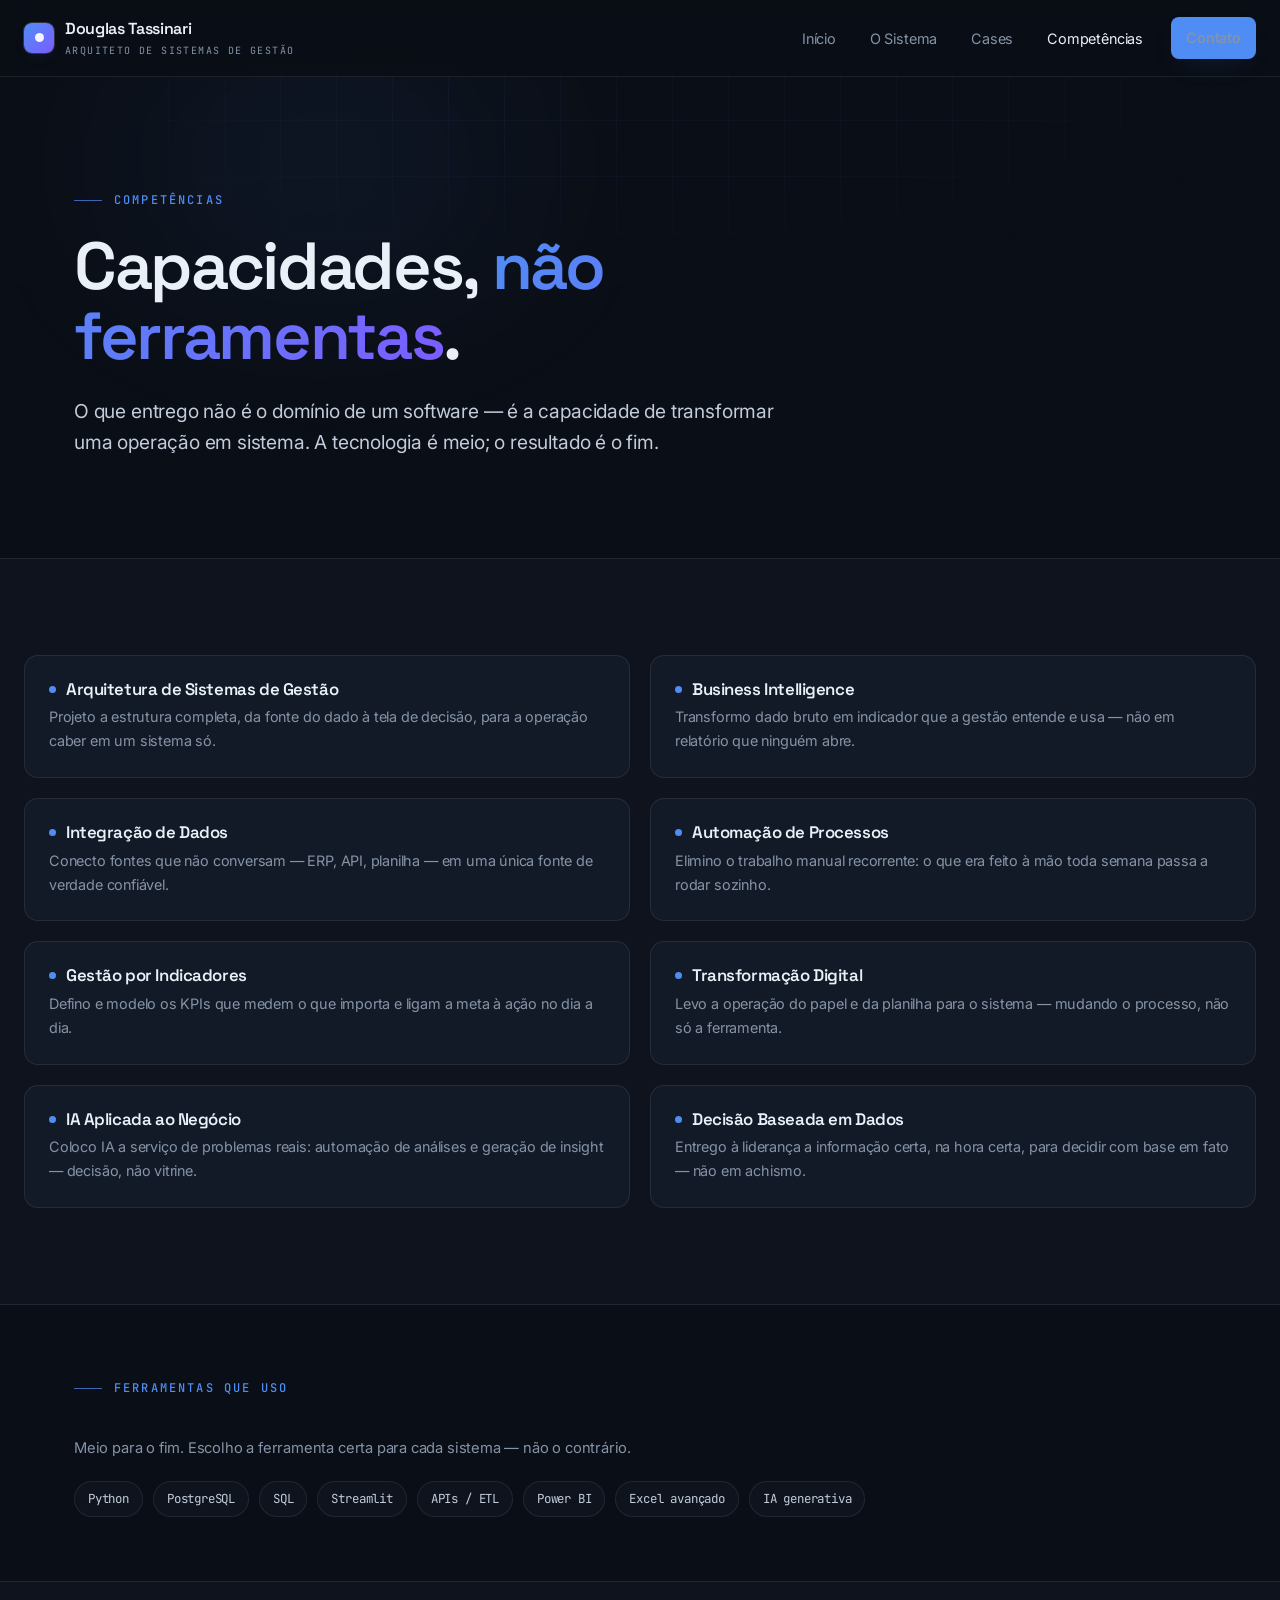
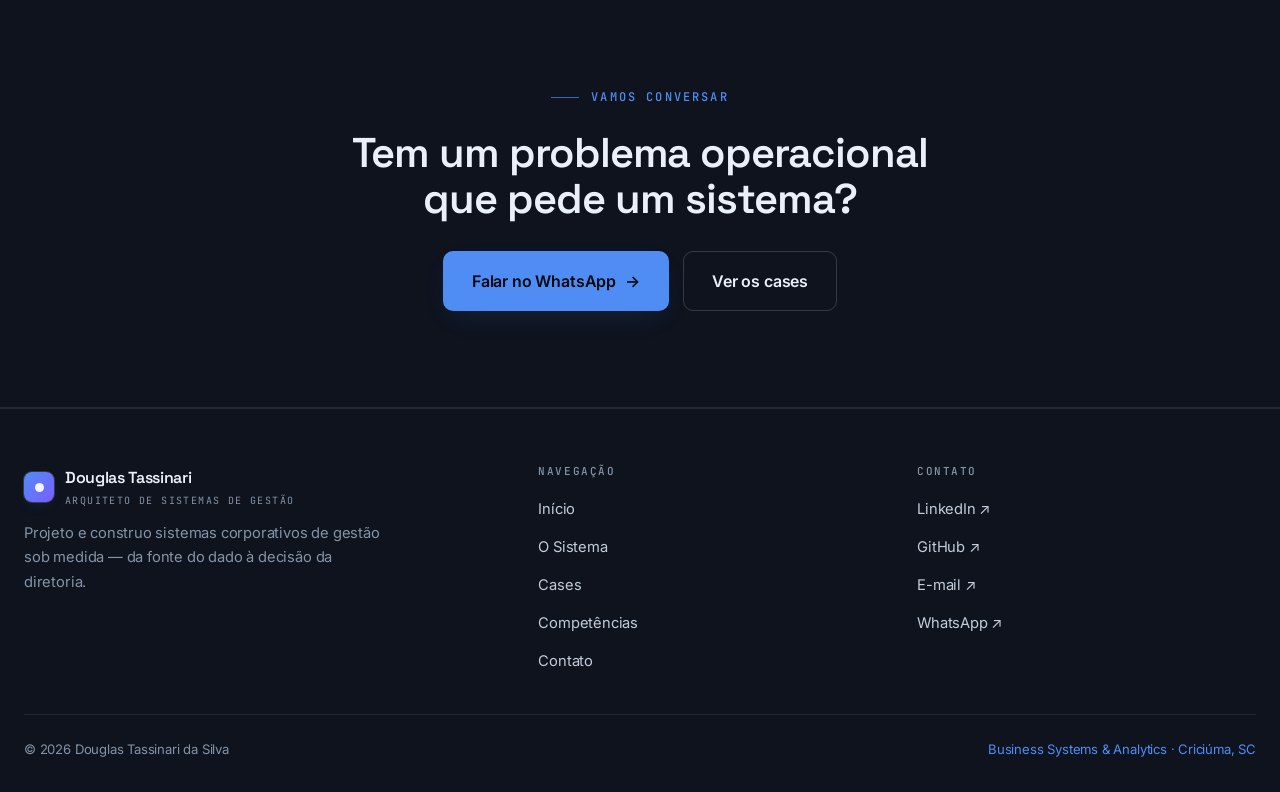
<file: competencias.html>
<!DOCTYPE html>
<html lang="pt-BR">
<head>
<meta charset="UTF-8">
<meta name="viewport" content="width=device-width, initial-scale=1.0">
<title>Competências · Douglas Tassinari</title>
<meta name="description" content="Capacidades, não ferramentas. Arquitetura de sistemas, BI, integração e automação de dados, gestão por indicadores e IA aplicada ao negócio.">
<link rel="preconnect" href="https://fonts.googleapis.com">
<link rel="preconnect" href="https://fonts.gstatic.com" crossorigin>
<link href="https://fonts.googleapis.com/css2?family=Inter:wght@400;500;600;700&family=JetBrains+Mono:wght@400;500&family=Space+Grotesk:wght@400;500;600;700&display=swap" rel="stylesheet">
<script>document.documentElement.classList.add('js');window.__revealFailsafe=setTimeout(function(){document.documentElement.classList.add('reveal-fallback');},2500);</script>
<link rel="icon" href="favicon.svg" type="image/svg+xml">
<meta name="theme-color" content="#0A0E16">
<meta name="author" content="Douglas Tassinari">
<meta property="og:type" content="website">
<meta property="og:site_name" content="Douglas Tassinari — Arquiteto de Sistemas de Gestão">
<meta property="og:title" content="Competências · Douglas Tassinari">
<meta property="og:description" content="Capacidades, não ferramentas. Arquitetura de sistemas, BI, integração e automação de dados, gestão por indicadores e IA aplicada ao negócio.">
<meta property="og:image" content="https://douglastassinari.github.io/DouglasTassinariv2.github.io/assets/img/og-cover.png">
<meta property="og:image:width" content="1200">
<meta property="og:image:height" content="630">
<meta name="twitter:card" content="summary_large_image">
<link rel="stylesheet" href="assets/styles.css">
</head>
<body>
<a class="skip-link" href="#conteudo">Pular para o conteúdo</a>

<!-- ===================== NAVEGAÇÃO ===================== -->
<div class="nav-wrap">
  <nav class="nav">
    <a class="brand" href="index.html">
      <span class="brand-mark"></span>
      <span class="brand-name">Douglas Tassinari<small>Arquiteto de Sistemas de Gestão</small></span>
    </a>
    <button class="menu-toggle" id="menuToggle" aria-label="Abrir menu" aria-expanded="false">
      <span></span><span></span><span></span>
    </button>
    <ul class="nav-links" id="navLinks">
      <li><a href="index.html">Início</a></li>
      <li><a href="sistema.html">O Sistema</a></li>
      <li><a href="cases.html">Cases</a></li>
      <li><a href="competencias.html">Competências</a></li>
      <li class="nav-cta"><a class="btn btn-primary btn-sm" href="contato.html">Contato</a></li>
    </ul>
  </nav>
</div>

<main class="page" id="conteudo" tabindex="-1">

  <!-- ===================== HERO ===================== -->
  <header class="hero">
    <div class="bg-fx">
      <div class="bg-grid"></div>
      <div class="bg-glow g1"></div>
    </div>
    <div class="container relative">
      <p class="eyebrow">Competências</p>
      <h1 class="display reveal">Capacidades, <span class="grad">não ferramentas</span>.</h1>
      <p class="lead reveal d1">O que entrego não é o domínio de um software — é a capacidade de transformar uma operação em sistema. A tecnologia é meio; o resultado é o fim.</p>
    </div>
  </header>

  <!-- ===================== CAPACIDADES ===================== -->
  <section class="band">
    <div class="container container--wide">
      <div class="grid grid-2">

        <article class="card capability reveal">
          <h3><span class="dot"></span>Arquitetura de Sistemas de Gestão</h3>
          <p>Projeto a estrutura completa, da fonte do dado à tela de decisão, para a operação caber em um sistema só.</p>
        </article>

        <article class="card capability reveal d1">
          <h3><span class="dot"></span>Business Intelligence</h3>
          <p>Transformo dado bruto em indicador que a gestão entende e usa — não em relatório que ninguém abre.</p>
        </article>

        <article class="card capability reveal">
          <h3><span class="dot"></span>Integração de Dados</h3>
          <p>Conecto fontes que não conversam — ERP, API, planilha — em uma única fonte de verdade confiável.</p>
        </article>

        <article class="card capability reveal d1">
          <h3><span class="dot"></span>Automação de Processos</h3>
          <p>Elimino o trabalho manual recorrente: o que era feito à mão toda semana passa a rodar sozinho.</p>
        </article>

        <article class="card capability reveal">
          <h3><span class="dot"></span>Gestão por Indicadores</h3>
          <p>Defino e modelo os KPIs que medem o que importa e ligam a meta à ação no dia a dia.</p>
        </article>

        <article class="card capability reveal d1">
          <h3><span class="dot"></span>Transformação Digital</h3>
          <p>Levo a operação do papel e da planilha para o sistema — mudando o processo, não só a ferramenta.</p>
        </article>

        <article class="card capability reveal">
          <h3><span class="dot"></span>IA Aplicada ao Negócio</h3>
          <p>Coloco IA a serviço de problemas reais: automação de análises e geração de insight — decisão, não vitrine.</p>
        </article>

        <article class="card capability reveal d1">
          <h3><span class="dot"></span>Decisão Baseada em Dados</h3>
          <p>Entrego à liderança a informação certa, na hora certa, para decidir com base em fato — não em achismo.</p>
        </article>

      </div>
    </div>
  </section>

  <!-- ===================== TECNOLOGIAS (DISCRETO) ===================== -->
  <section class="section--tight">
    <div class="container">
      <div class="reveal">
        <p class="eyebrow">Ferramentas que uso</p>
        <p class="muted" style="margin-bottom:20px;font-size:0.92rem;">Meio para o fim. Escolho a ferramenta certa para cada sistema — não o contrário.</p>
        <div class="tech-row">
          <span class="tech-tag">Python</span>
          <span class="tech-tag">PostgreSQL</span>
          <span class="tech-tag">SQL</span>
          <span class="tech-tag">Streamlit</span>
          <span class="tech-tag">APIs / ETL</span>
          <span class="tech-tag">Power BI</span>
          <span class="tech-tag">Excel avançado</span>
          <span class="tech-tag">IA generativa</span>
        </div>
      </div>
    </div>
  </section>

  <!-- ===================== CTA ===================== -->
  <section class="band cta-band">
    <div class="container">
      <div class="reveal">
        <p class="eyebrow" style="justify-content:center">Vamos conversar</p>
        <h2>Tem um problema operacional que pede um sistema?</h2>
        <div class="cta-row">
          <a class="btn btn-primary btn-lg" href="https://wa.me/5551981687088" target="_blank" rel="noopener">Falar no WhatsApp <span class="arrow">→</span></a>
          <a class="btn btn-ghost btn-lg" href="cases.html">Ver os cases</a>
        </div>
      </div>
    </div>
  </section>

</main>

<!-- ===================== RODAPÉ ===================== -->
<footer class="footer">
  <div class="container container--wide">
    <div class="footer-grid">
      <div class="footer-brand">
        <a class="brand" href="index.html">
          <span class="brand-mark"></span>
          <span class="brand-name">Douglas Tassinari<small>Arquiteto de Sistemas de Gestão</small></span>
        </a>
        <p>Projeto e construo sistemas corporativos de gestão sob medida — da fonte do dado à decisão da diretoria.</p>
      </div>
      <div>
        <h4>Navegação</h4>
        <ul class="footer-links">
          <li><a href="index.html">Início</a></li>
          <li><a href="sistema.html">O Sistema</a></li>
          <li><a href="cases.html">Cases</a></li>
          <li><a href="competencias.html">Competências</a></li>
          <li><a href="contato.html">Contato</a></li>
        </ul>
      </div>
      <div>
        <h4>Contato</h4>
        <ul class="footer-links">
          <li><a href="https://www.linkedin.com/in/douglastassinari/" target="_blank" rel="noopener">LinkedIn ↗</a></li>
          <li><a href="https://github.com/DouglasTassinari" target="_blank" rel="noopener">GitHub ↗</a></li>
          <li><a href="mailto:douglastassinarii@gmail.com">E-mail ↗</a></li>
          <li><a href="https://wa.me/5551981687088" target="_blank" rel="noopener">WhatsApp ↗</a></li>
        </ul>
      </div>
    </div>
    <div class="footer-bottom">
      <small>© 2026 Douglas Tassinari da Silva</small>
      <small class="accent">Business Systems &amp; Analytics · Criciúma, SC</small>
    </div>
  </div>
</footer>

<script src="assets/main.js"></script>
</body>
</html>
</file>
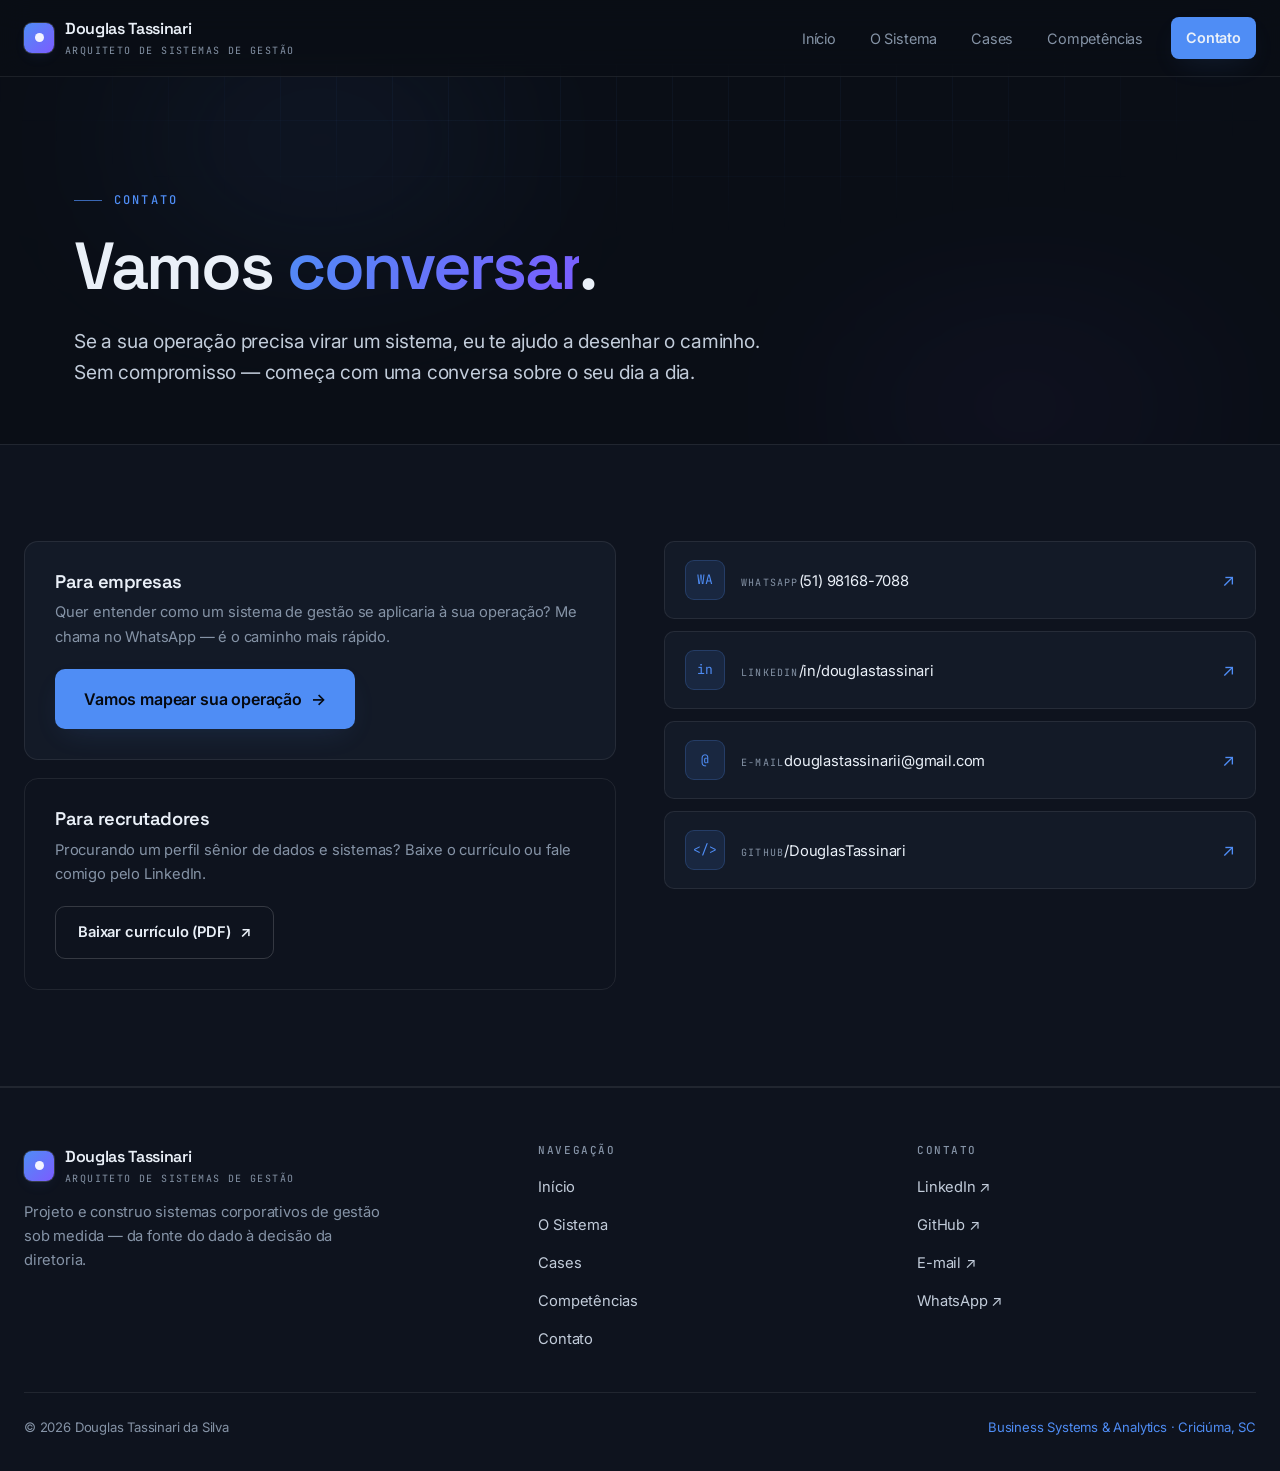
<file: contato.html>
<!DOCTYPE html>
<html lang="pt-BR">
<head>
<meta charset="UTF-8">
<meta name="viewport" content="width=device-width, initial-scale=1.0">
<title>Contato · Douglas Tassinari</title>
<meta name="description" content="Se a sua operação precisa virar um sistema, eu te ajudo a desenhar o caminho. Fale comigo pelo WhatsApp, LinkedIn ou e-mail.">
<link rel="preconnect" href="https://fonts.googleapis.com">
<link rel="preconnect" href="https://fonts.gstatic.com" crossorigin>
<link href="https://fonts.googleapis.com/css2?family=Inter:wght@400;500;600;700&family=JetBrains+Mono:wght@400;500&family=Space+Grotesk:wght@400;500;600;700&display=swap" rel="stylesheet">
<script>document.documentElement.classList.add('js');window.__revealFailsafe=setTimeout(function(){document.documentElement.classList.add('reveal-fallback');},2500);</script>
<link rel="icon" href="favicon.svg" type="image/svg+xml">
<meta name="theme-color" content="#0A0E16">
<meta name="author" content="Douglas Tassinari">
<meta property="og:type" content="website">
<meta property="og:site_name" content="Douglas Tassinari — Arquiteto de Sistemas de Gestão">
<meta property="og:title" content="Contato · Douglas Tassinari">
<meta property="og:description" content="Se a sua operação precisa virar um sistema, eu te ajudo a desenhar o caminho. Fale comigo pelo WhatsApp, LinkedIn ou e-mail.">
<meta property="og:image" content="https://douglastassinari.github.io/DouglasTassinariv2.github.io/assets/img/og-cover.png">
<meta property="og:image:width" content="1200">
<meta property="og:image:height" content="630">
<meta name="twitter:card" content="summary_large_image">
<link rel="stylesheet" href="assets/styles.css">
</head>
<body>
<a class="skip-link" href="#conteudo">Pular para o conteúdo</a>

<!-- ===================== NAVEGAÇÃO ===================== -->
<div class="nav-wrap">
  <nav class="nav">
    <a class="brand" href="index.html">
      <span class="brand-mark"></span>
      <span class="brand-name">Douglas Tassinari<small>Arquiteto de Sistemas de Gestão</small></span>
    </a>
    <button class="menu-toggle" id="menuToggle" aria-label="Abrir menu" aria-expanded="false">
      <span></span><span></span><span></span>
    </button>
    <ul class="nav-links" id="navLinks">
      <li><a href="index.html">Início</a></li>
      <li><a href="sistema.html">O Sistema</a></li>
      <li><a href="cases.html">Cases</a></li>
      <li><a href="competencias.html">Competências</a></li>
      <li class="nav-cta"><a class="btn btn-primary btn-sm" href="contato.html">Contato</a></li>
    </ul>
  </nav>
</div>

<main class="page" id="conteudo" tabindex="-1">

  <!-- ===================== HERO ===================== -->
  <header class="hero" style="padding-bottom:56px">
    <div class="bg-fx">
      <div class="bg-grid"></div>
      <div class="bg-glow g1"></div>
      <div class="bg-glow g2"></div>
    </div>
    <div class="container relative">
      <p class="eyebrow">Contato</p>
      <h1 class="display reveal">Vamos <span class="grad">conversar</span>.</h1>
      <p class="lead reveal d1">Se a sua operação precisa virar um sistema, eu te ajudo a desenhar o caminho. Sem compromisso — começa com uma conversa sobre o seu dia a dia.</p>
    </div>
  </header>

  <!-- ===================== DUAS PORTAS + LINKS ===================== -->
  <section class="band">
    <div class="container container--wide">
      <div class="contact-grid">

        <!-- Coluna esquerda: as duas portas -->
        <div class="reveal">
          <div class="door">
            <h3>Para empresas</h3>
            <p>Quer entender como um sistema de gestão se aplicaria à sua operação? Me chama no WhatsApp — é o caminho mais rápido.</p>
            <a class="btn btn-primary btn-lg" href="https://wa.me/5551981687088" target="_blank" rel="noopener">Vamos mapear sua operação <span class="arrow">→</span></a>
          </div>
          <div class="door secondary">
            <h3>Para recrutadores</h3>
            <p>Procurando um perfil sênior de dados e sistemas? Baixe o currículo ou fale comigo pelo LinkedIn.</p>
            <a class="btn btn-ghost" href="curriculo.pdf" target="_blank" rel="noopener">Baixar currículo (PDF) <span class="arrow">↗</span></a>
          </div>
        </div>

        <!-- Coluna direita: links diretos -->
        <div class="contact-list reveal d1">
          <a class="contact-link" href="https://wa.me/5551981687088" target="_blank" rel="noopener">
            <span class="ci">WA</span>
            <span class="cinfo"><span class="clabel">WhatsApp</span><span class="cvalue">(51) 98168-7088</span></span>
            <span class="carrow">↗</span>
          </a>
          <a class="contact-link" href="https://www.linkedin.com/in/douglastassinari/" target="_blank" rel="noopener">
            <span class="ci">in</span>
            <span class="cinfo"><span class="clabel">LinkedIn</span><span class="cvalue">/in/douglastassinari</span></span>
            <span class="carrow">↗</span>
          </a>
          <a class="contact-link" href="mailto:douglastassinarii@gmail.com">
            <span class="ci">@</span>
            <span class="cinfo"><span class="clabel">E-mail</span><span class="cvalue">douglastassinarii@gmail.com</span></span>
            <span class="carrow">↗</span>
          </a>
          <a class="contact-link" href="https://github.com/DouglasTassinari" target="_blank" rel="noopener">
            <span class="ci">&lt;/&gt;</span>
            <span class="cinfo"><span class="clabel">GitHub</span><span class="cvalue">/DouglasTassinari</span></span>
            <span class="carrow">↗</span>
          </a>
        </div>

      </div>
    </div>
  </section>

</main>

<!-- ===================== RODAPÉ ===================== -->
<footer class="footer">
  <div class="container container--wide">
    <div class="footer-grid">
      <div class="footer-brand">
        <a class="brand" href="index.html">
          <span class="brand-mark"></span>
          <span class="brand-name">Douglas Tassinari<small>Arquiteto de Sistemas de Gestão</small></span>
        </a>
        <p>Projeto e construo sistemas corporativos de gestão sob medida — da fonte do dado à decisão da diretoria.</p>
      </div>
      <div>
        <h4>Navegação</h4>
        <ul class="footer-links">
          <li><a href="index.html">Início</a></li>
          <li><a href="sistema.html">O Sistema</a></li>
          <li><a href="cases.html">Cases</a></li>
          <li><a href="competencias.html">Competências</a></li>
          <li><a href="contato.html">Contato</a></li>
        </ul>
      </div>
      <div>
        <h4>Contato</h4>
        <ul class="footer-links">
          <li><a href="https://www.linkedin.com/in/douglastassinari/" target="_blank" rel="noopener">LinkedIn ↗</a></li>
          <li><a href="https://github.com/DouglasTassinari" target="_blank" rel="noopener">GitHub ↗</a></li>
          <li><a href="mailto:douglastassinarii@gmail.com">E-mail ↗</a></li>
          <li><a href="https://wa.me/5551981687088" target="_blank" rel="noopener">WhatsApp ↗</a></li>
        </ul>
      </div>
    </div>
    <div class="footer-bottom">
      <small>© 2026 Douglas Tassinari da Silva</small>
      <small class="accent">Business Systems &amp; Analytics · Criciúma, SC</small>
    </div>
  </div>
</footer>

<script src="assets/main.js"></script>
</body>
</html>
</file>
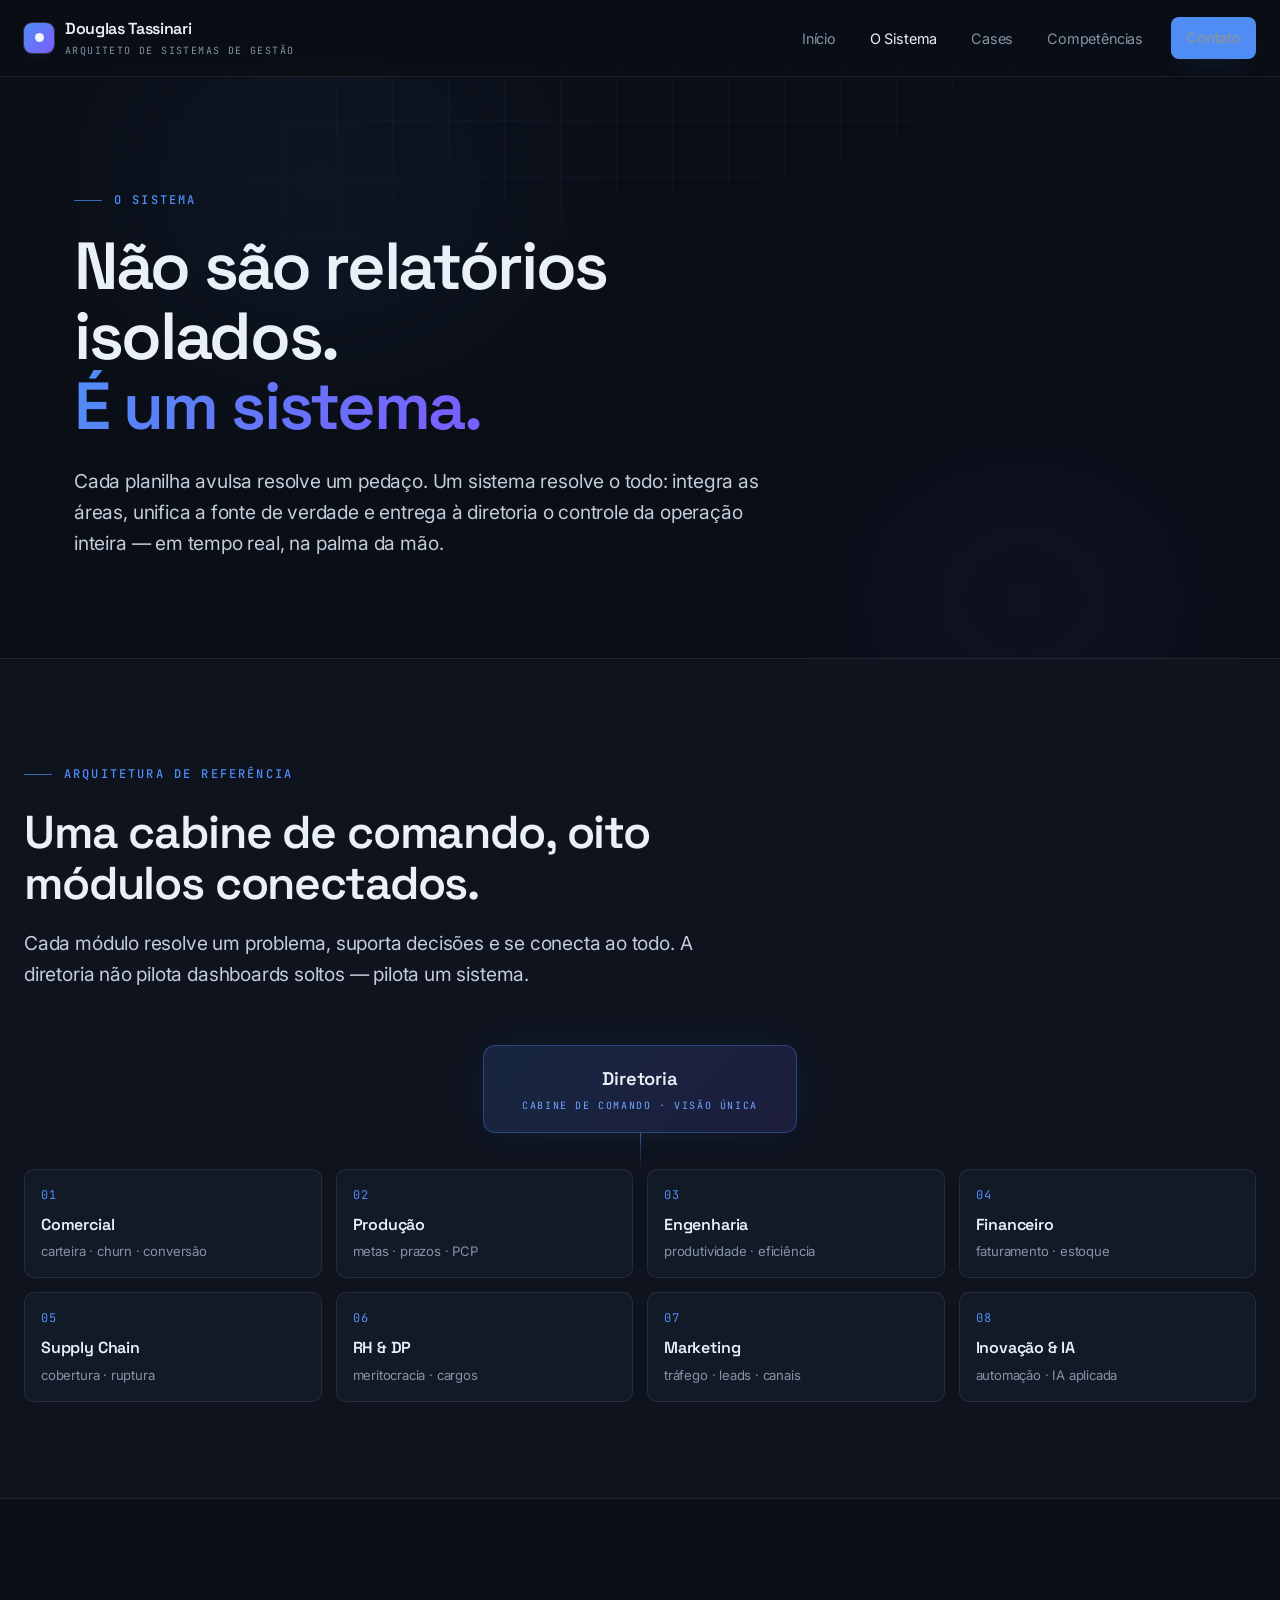
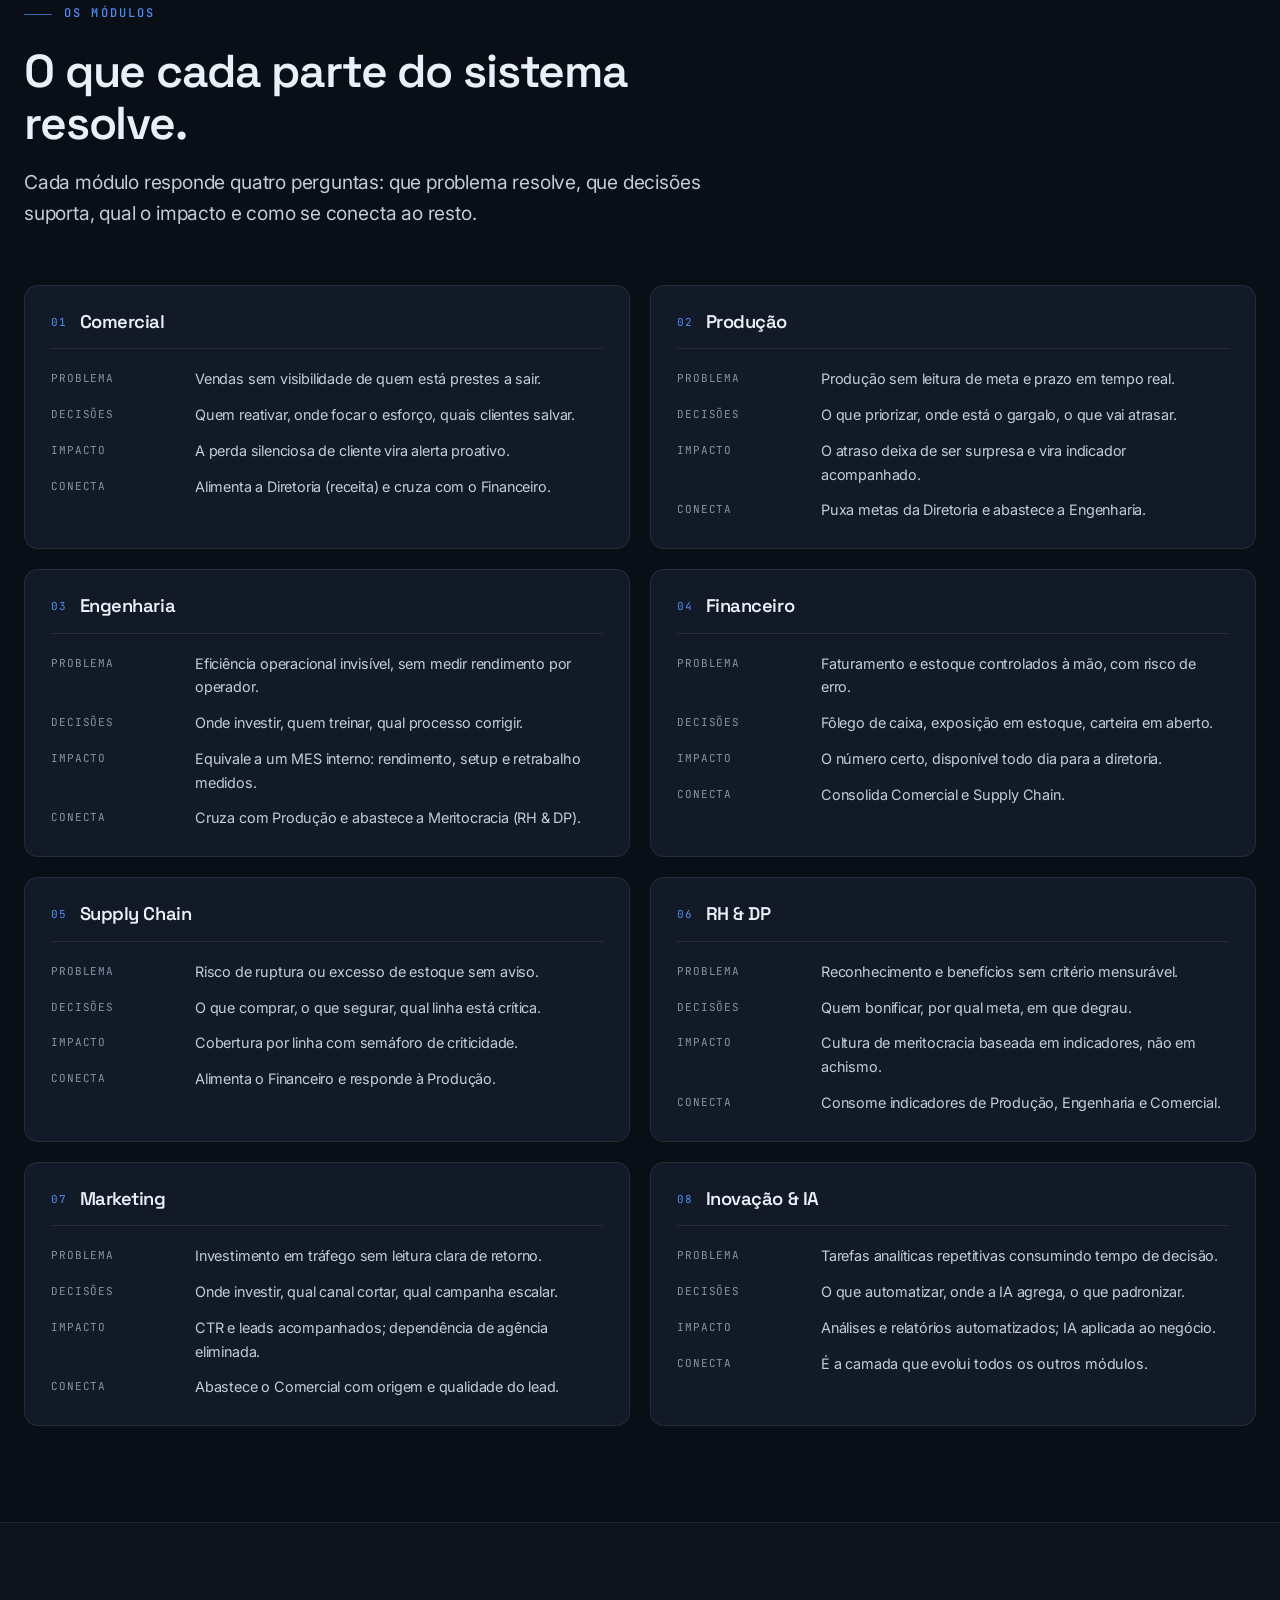
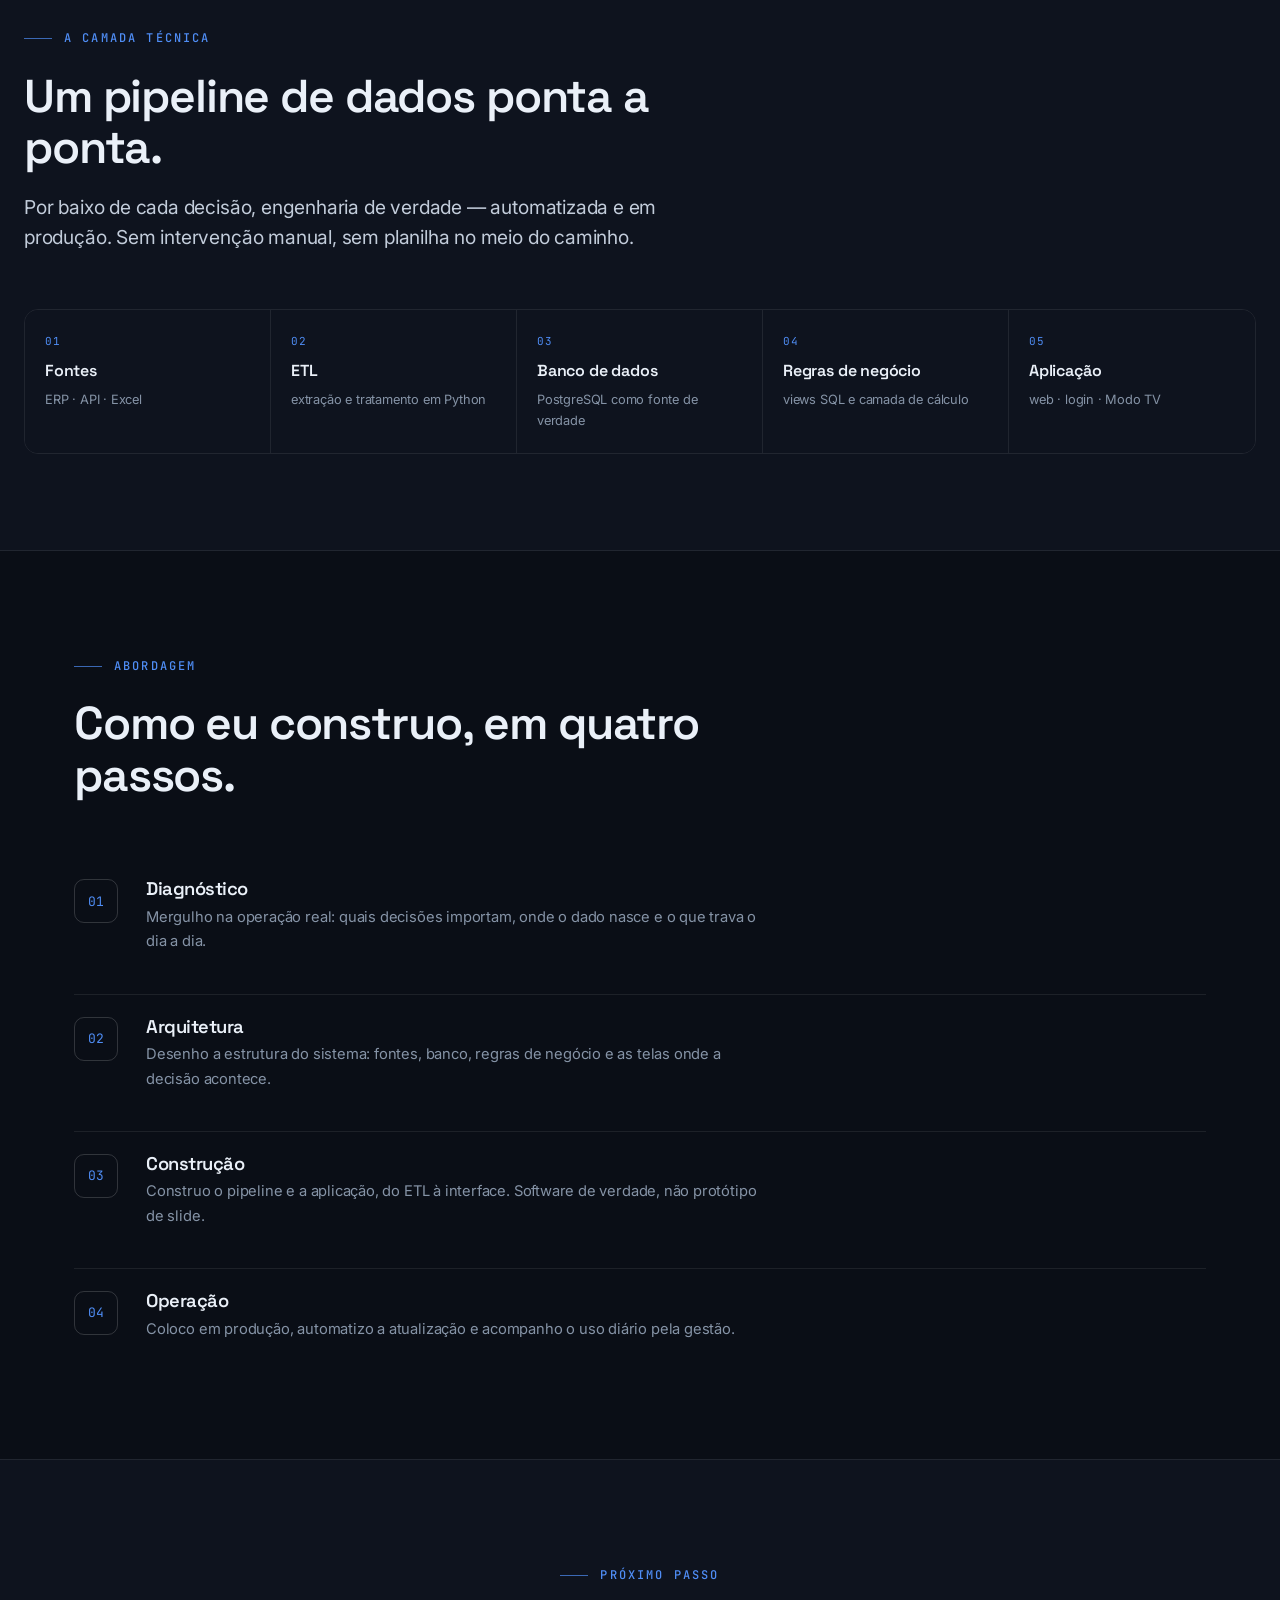
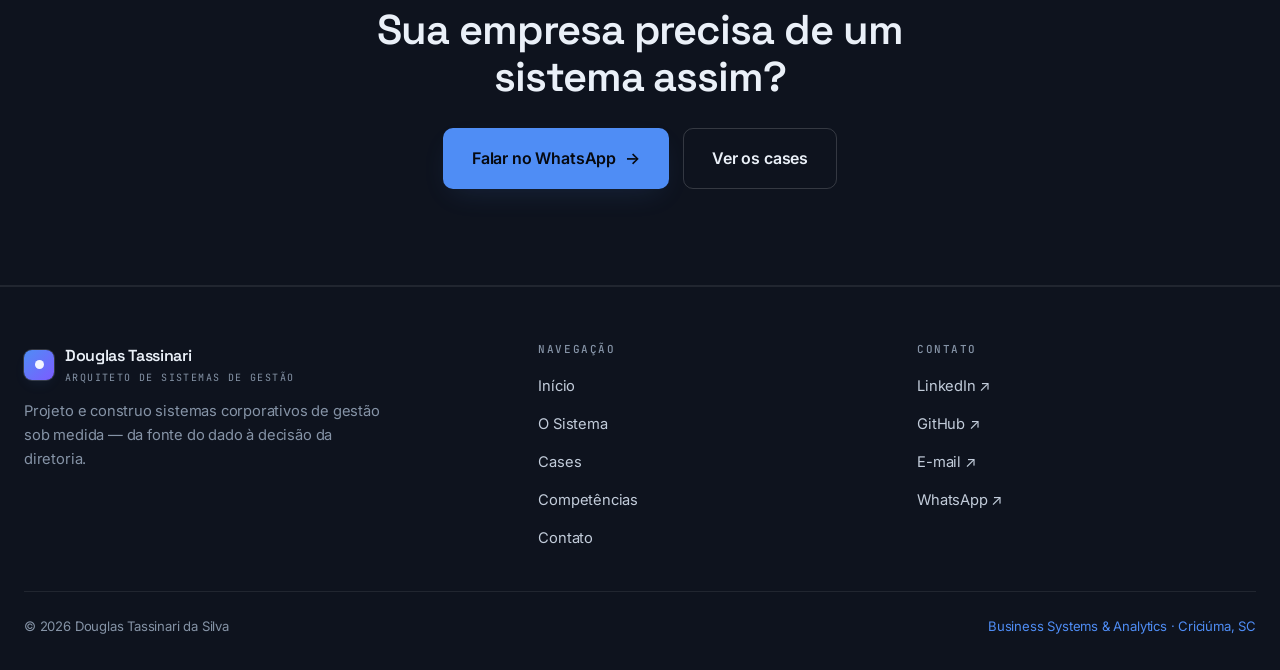
<file: sistema.html>
<!DOCTYPE html>
<html lang="pt-BR">
<head>
<meta charset="UTF-8">
<meta name="viewport" content="width=device-width, initial-scale=1.0">
<title>O Sistema · Douglas Tassinari</title>
<meta name="description" content="O conceito de um sistema corporativo integrado de gestão: arquitetura de referência, módulos por área, camada técnica e o método de construção.">
<link rel="preconnect" href="https://fonts.googleapis.com">
<link rel="preconnect" href="https://fonts.gstatic.com" crossorigin>
<link href="https://fonts.googleapis.com/css2?family=Inter:wght@400;500;600;700&family=JetBrains+Mono:wght@400;500&family=Space+Grotesk:wght@400;500;600;700&display=swap" rel="stylesheet">
<script>document.documentElement.classList.add('js');window.__revealFailsafe=setTimeout(function(){document.documentElement.classList.add('reveal-fallback');},2500);</script>
<link rel="icon" href="favicon.svg" type="image/svg+xml">
<meta name="theme-color" content="#0A0E16">
<meta name="author" content="Douglas Tassinari">
<meta property="og:type" content="website">
<meta property="og:site_name" content="Douglas Tassinari — Arquiteto de Sistemas de Gestão">
<meta property="og:title" content="O Sistema · Douglas Tassinari">
<meta property="og:description" content="O conceito de um sistema corporativo integrado de gestão: arquitetura de referência, módulos por área, camada técnica e o método de construção.">
<meta property="og:image" content="https://douglastassinari.github.io/DouglasTassinariv2.github.io/assets/img/og-cover.png">
<meta property="og:image:width" content="1200">
<meta property="og:image:height" content="630">
<meta name="twitter:card" content="summary_large_image">
<link rel="stylesheet" href="assets/styles.css">
</head>
<body>
<a class="skip-link" href="#conteudo">Pular para o conteúdo</a>

<!-- ===================== NAVEGAÇÃO ===================== -->
<div class="nav-wrap">
  <nav class="nav">
    <a class="brand" href="index.html">
      <span class="brand-mark"></span>
      <span class="brand-name">Douglas Tassinari<small>Arquiteto de Sistemas de Gestão</small></span>
    </a>
    <button class="menu-toggle" id="menuToggle" aria-label="Abrir menu" aria-expanded="false">
      <span></span><span></span><span></span>
    </button>
    <ul class="nav-links" id="navLinks">
      <li><a href="index.html">Início</a></li>
      <li><a href="sistema.html">O Sistema</a></li>
      <li><a href="cases.html">Cases</a></li>
      <li><a href="competencias.html">Competências</a></li>
      <li class="nav-cta"><a class="btn btn-primary btn-sm" href="contato.html">Contato</a></li>
    </ul>
  </nav>
</div>

<main class="page" id="conteudo" tabindex="-1">

  <!-- ===================== MANIFESTO ===================== -->
  <header class="hero">
    <div class="bg-fx">
      <div class="bg-grid"></div>
      <div class="bg-glow g1"></div>
      <div class="bg-glow g2"></div>
    </div>
    <div class="container relative">
      <p class="eyebrow">O Sistema</p>
      <h1 class="display reveal">Não são relatórios isolados.<br><span class="grad">É um sistema.</span></h1>
      <p class="lead reveal d1">Cada planilha avulsa resolve um pedaço. Um sistema resolve o todo: integra as áreas, unifica a fonte de verdade e entrega à diretoria o controle da operação inteira — em tempo real, na palma da mão.</p>
    </div>
  </header>

  <!-- ===================== ARQUITETURA DE REFERÊNCIA ===================== -->
  <section class="band">
    <div class="container container--wide">
      <div class="section-head reveal">
        <p class="eyebrow">Arquitetura de referência</p>
        <h2 class="title">Uma cabine de comando, oito módulos conectados.</h2>
        <p class="lead">Cada módulo resolve um problema, suporta decisões e se conecta ao todo. A diretoria não pilota dashboards soltos — pilota um sistema.</p>
      </div>
      <div class="arch reveal d1">
        <div class="arch-top">
          <div class="label">Diretoria</div>
          <div class="sub">cabine de comando · visão única</div>
        </div>
        <div class="arch-stem"></div>
        <div class="arch-modules">
          <div class="arch-mod"><div class="mod-ic">01</div><div class="mod-name">Comercial</div><div class="mod-desc">carteira · churn · conversão</div></div>
          <div class="arch-mod"><div class="mod-ic">02</div><div class="mod-name">Produção</div><div class="mod-desc">metas · prazos · PCP</div></div>
          <div class="arch-mod"><div class="mod-ic">03</div><div class="mod-name">Engenharia</div><div class="mod-desc">produtividade · eficiência</div></div>
          <div class="arch-mod"><div class="mod-ic">04</div><div class="mod-name">Financeiro</div><div class="mod-desc">faturamento · estoque</div></div>
          <div class="arch-mod"><div class="mod-ic">05</div><div class="mod-name">Supply Chain</div><div class="mod-desc">cobertura · ruptura</div></div>
          <div class="arch-mod"><div class="mod-ic">06</div><div class="mod-name">RH &amp; DP</div><div class="mod-desc">meritocracia · cargos</div></div>
          <div class="arch-mod"><div class="mod-ic">07</div><div class="mod-name">Marketing</div><div class="mod-desc">tráfego · leads · canais</div></div>
          <div class="arch-mod"><div class="mod-ic">08</div><div class="mod-name">Inovação &amp; IA</div><div class="mod-desc">automação · IA aplicada</div></div>
        </div>
      </div>
    </div>
  </section>

  <!-- ===================== OS MÓDULOS, UM A UM ===================== -->
  <section>
    <div class="container container--wide">
      <div class="section-head reveal">
        <p class="eyebrow">Os módulos</p>
        <h2 class="title">O que cada parte do sistema resolve.</h2>
        <p class="lead">Cada módulo responde quatro perguntas: que problema resolve, que decisões suporta, qual o impacto e como se conecta ao resto.</p>
      </div>

      <div class="grid grid-2">

        <!-- Comercial -->
        <article class="card module-card reveal">
          <div class="mod-head"><span class="tag">01</span><h3>Comercial</h3></div>
          <div class="qa">
            <div class="qa-item"><span class="q">Problema</span><span class="a">Vendas sem visibilidade de quem está prestes a sair.</span></div>
            <div class="qa-item"><span class="q">Decisões</span><span class="a">Quem reativar, onde focar o esforço, quais clientes salvar.</span></div>
            <div class="qa-item"><span class="q">Impacto</span><span class="a">A perda silenciosa de cliente vira alerta proativo.</span></div>
            <div class="qa-item"><span class="q">Conecta</span><span class="a">Alimenta a Diretoria (receita) e cruza com o Financeiro.</span></div>
          </div>
        </article>

        <!-- Produção -->
        <article class="card module-card reveal d1">
          <div class="mod-head"><span class="tag">02</span><h3>Produção</h3></div>
          <div class="qa">
            <div class="qa-item"><span class="q">Problema</span><span class="a">Produção sem leitura de meta e prazo em tempo real.</span></div>
            <div class="qa-item"><span class="q">Decisões</span><span class="a">O que priorizar, onde está o gargalo, o que vai atrasar.</span></div>
            <div class="qa-item"><span class="q">Impacto</span><span class="a">O atraso deixa de ser surpresa e vira indicador acompanhado.</span></div>
            <div class="qa-item"><span class="q">Conecta</span><span class="a">Puxa metas da Diretoria e abastece a Engenharia.</span></div>
          </div>
        </article>

        <!-- Engenharia -->
        <article class="card module-card reveal">
          <div class="mod-head"><span class="tag">03</span><h3>Engenharia</h3></div>
          <div class="qa">
            <div class="qa-item"><span class="q">Problema</span><span class="a">Eficiência operacional invisível, sem medir rendimento por operador.</span></div>
            <div class="qa-item"><span class="q">Decisões</span><span class="a">Onde investir, quem treinar, qual processo corrigir.</span></div>
            <div class="qa-item"><span class="q">Impacto</span><span class="a">Equivale a um MES interno: rendimento, setup e retrabalho medidos.</span></div>
            <div class="qa-item"><span class="q">Conecta</span><span class="a">Cruza com Produção e abastece a Meritocracia (RH &amp; DP).</span></div>
          </div>
        </article>

        <!-- Financeiro -->
        <article class="card module-card reveal d1">
          <div class="mod-head"><span class="tag">04</span><h3>Financeiro</h3></div>
          <div class="qa">
            <div class="qa-item"><span class="q">Problema</span><span class="a">Faturamento e estoque controlados à mão, com risco de erro.</span></div>
            <div class="qa-item"><span class="q">Decisões</span><span class="a">Fôlego de caixa, exposição em estoque, carteira em aberto.</span></div>
            <div class="qa-item"><span class="q">Impacto</span><span class="a">O número certo, disponível todo dia para a diretoria.</span></div>
            <div class="qa-item"><span class="q">Conecta</span><span class="a">Consolida Comercial e Supply Chain.</span></div>
          </div>
        </article>

        <!-- Supply Chain -->
        <article class="card module-card reveal">
          <div class="mod-head"><span class="tag">05</span><h3>Supply Chain</h3></div>
          <div class="qa">
            <div class="qa-item"><span class="q">Problema</span><span class="a">Risco de ruptura ou excesso de estoque sem aviso.</span></div>
            <div class="qa-item"><span class="q">Decisões</span><span class="a">O que comprar, o que segurar, qual linha está crítica.</span></div>
            <div class="qa-item"><span class="q">Impacto</span><span class="a">Cobertura por linha com semáforo de criticidade.</span></div>
            <div class="qa-item"><span class="q">Conecta</span><span class="a">Alimenta o Financeiro e responde à Produção.</span></div>
          </div>
        </article>

        <!-- RH & DP -->
        <article class="card module-card reveal d1">
          <div class="mod-head"><span class="tag">06</span><h3>RH &amp; DP</h3></div>
          <div class="qa">
            <div class="qa-item"><span class="q">Problema</span><span class="a">Reconhecimento e benefícios sem critério mensurável.</span></div>
            <div class="qa-item"><span class="q">Decisões</span><span class="a">Quem bonificar, por qual meta, em que degrau.</span></div>
            <div class="qa-item"><span class="q">Impacto</span><span class="a">Cultura de meritocracia baseada em indicadores, não em achismo.</span></div>
            <div class="qa-item"><span class="q">Conecta</span><span class="a">Consome indicadores de Produção, Engenharia e Comercial.</span></div>
          </div>
        </article>

        <!-- Marketing -->
        <article class="card module-card reveal">
          <div class="mod-head"><span class="tag">07</span><h3>Marketing</h3></div>
          <div class="qa">
            <div class="qa-item"><span class="q">Problema</span><span class="a">Investimento em tráfego sem leitura clara de retorno.</span></div>
            <div class="qa-item"><span class="q">Decisões</span><span class="a">Onde investir, qual canal cortar, qual campanha escalar.</span></div>
            <div class="qa-item"><span class="q">Impacto</span><span class="a">CTR e leads acompanhados; dependência de agência eliminada.</span></div>
            <div class="qa-item"><span class="q">Conecta</span><span class="a">Abastece o Comercial com origem e qualidade do lead.</span></div>
          </div>
        </article>

        <!-- Inovação & IA -->
        <article class="card module-card reveal d1">
          <div class="mod-head"><span class="tag">08</span><h3>Inovação &amp; IA</h3></div>
          <div class="qa">
            <div class="qa-item"><span class="q">Problema</span><span class="a">Tarefas analíticas repetitivas consumindo tempo de decisão.</span></div>
            <div class="qa-item"><span class="q">Decisões</span><span class="a">O que automatizar, onde a IA agrega, o que padronizar.</span></div>
            <div class="qa-item"><span class="q">Impacto</span><span class="a">Análises e relatórios automatizados; IA aplicada ao negócio.</span></div>
            <div class="qa-item"><span class="q">Conecta</span><span class="a">É a camada que evolui todos os outros módulos.</span></div>
          </div>
        </article>

      </div>
    </div>
  </section>

  <!-- ===================== CAMADA TÉCNICA ===================== -->
  <section class="band">
    <div class="container container--wide">
      <div class="section-head reveal">
        <p class="eyebrow">A camada técnica</p>
        <h2 class="title">Um pipeline de dados ponta a ponta.</h2>
        <p class="lead">Por baixo de cada decisão, engenharia de verdade — automatizada e em produção. Sem intervenção manual, sem planilha no meio do caminho.</p>
      </div>
      <div class="flow reveal d1">
        <div class="flow-step"><div class="n">01</div><div class="s">Fontes</div><div class="d">ERP · API · Excel</div></div>
        <div class="flow-step"><div class="n">02</div><div class="s">ETL</div><div class="d">extração e tratamento em Python</div></div>
        <div class="flow-step"><div class="n">03</div><div class="s">Banco de dados</div><div class="d">PostgreSQL como fonte de verdade</div></div>
        <div class="flow-step"><div class="n">04</div><div class="s">Regras de negócio</div><div class="d">views SQL e camada de cálculo</div></div>
        <div class="flow-step"><div class="n">05</div><div class="s">Aplicação</div><div class="d">web · login · Modo TV</div></div>
      </div>
    </div>
  </section>

  <!-- ===================== ABORDAGEM / MÉTODO ===================== -->
  <section>
    <div class="container">
      <div class="section-head reveal">
        <p class="eyebrow">Abordagem</p>
        <h2 class="title">Como eu construo, em quatro passos.</h2>
      </div>
      <div class="steps reveal d1">
        <div class="step">
          <div class="num"></div>
          <div><h3>Diagnóstico</h3><p>Mergulho na operação real: quais decisões importam, onde o dado nasce e o que trava o dia a dia.</p></div>
        </div>
        <div class="step">
          <div class="num"></div>
          <div><h3>Arquitetura</h3><p>Desenho a estrutura do sistema: fontes, banco, regras de negócio e as telas onde a decisão acontece.</p></div>
        </div>
        <div class="step">
          <div class="num"></div>
          <div><h3>Construção</h3><p>Construo o pipeline e a aplicação, do ETL à interface. Software de verdade, não protótipo de slide.</p></div>
        </div>
        <div class="step">
          <div class="num"></div>
          <div><h3>Operação</h3><p>Coloco em produção, automatizo a atualização e acompanho o uso diário pela gestão.</p></div>
        </div>
      </div>
    </div>
  </section>

  <!-- ===================== CTA ===================== -->
  <section class="band cta-band">
    <div class="container">
      <div class="reveal">
        <p class="eyebrow" style="justify-content:center">Próximo passo</p>
        <h2>Sua empresa precisa de um sistema assim?</h2>
        <div class="cta-row">
          <a class="btn btn-primary btn-lg" href="https://wa.me/5551981687088" target="_blank" rel="noopener">Falar no WhatsApp <span class="arrow">→</span></a>
          <a class="btn btn-ghost btn-lg" href="cases.html">Ver os cases</a>
        </div>
      </div>
    </div>
  </section>

</main>

<!-- ===================== RODAPÉ ===================== -->
<footer class="footer">
  <div class="container container--wide">
    <div class="footer-grid">
      <div class="footer-brand">
        <a class="brand" href="index.html">
          <span class="brand-mark"></span>
          <span class="brand-name">Douglas Tassinari<small>Arquiteto de Sistemas de Gestão</small></span>
        </a>
        <p>Projeto e construo sistemas corporativos de gestão sob medida — da fonte do dado à decisão da diretoria.</p>
      </div>
      <div>
        <h4>Navegação</h4>
        <ul class="footer-links">
          <li><a href="index.html">Início</a></li>
          <li><a href="sistema.html">O Sistema</a></li>
          <li><a href="cases.html">Cases</a></li>
          <li><a href="competencias.html">Competências</a></li>
          <li><a href="contato.html">Contato</a></li>
        </ul>
      </div>
      <div>
        <h4>Contato</h4>
        <ul class="footer-links">
          <li><a href="https://www.linkedin.com/in/douglastassinari/" target="_blank" rel="noopener">LinkedIn ↗</a></li>
          <li><a href="https://github.com/DouglasTassinari" target="_blank" rel="noopener">GitHub ↗</a></li>
          <li><a href="mailto:douglastassinarii@gmail.com">E-mail ↗</a></li>
          <li><a href="https://wa.me/5551981687088" target="_blank" rel="noopener">WhatsApp ↗</a></li>
        </ul>
      </div>
    </div>
    <div class="footer-bottom">
      <small>© 2026 Douglas Tassinari da Silva</small>
      <small class="accent">Business Systems &amp; Analytics · Criciúma, SC</small>
    </div>
  </div>
</footer>

<script src="assets/main.js"></script>
</body>
</html>
</file>
<file: assets/css/style.css>
/* ==========================================================================
   douglastassinari.github.io — design system
   Identidade visual Tazzin: fundo azul-marinho, verde #4CAF50,
   Poppins. Uma folha única para todas as páginas.
   ========================================================================== */

/* --- Tokens ------------------------------------------------------------- */
:root {
  --bg: #0D1B2A;
  --bg-2: #13263A;
  --bg-3: #1A3048;
  --card: #102236;
  --border: rgba(255, 255, 255, 0.08);
  --accent: #4CAF50;
  --accent-bright: #7BD17F;
  --accent-dim: rgba(76, 175, 80, 0.35);
  --text: #EDF2F7;
  --muted: #8494A8; /* clareado em relação ao original para contraste AA */
  --max-width: 1120px;
  --font-body: 'Poppins', system-ui, sans-serif;
  --font-display: 'Montserrat', 'Poppins', system-ui, sans-serif;
}

/* --- Base ---------------------------------------------------------------- */
*, *::before, *::after { box-sizing: border-box; margin: 0; padding: 0; }

html { scroll-behavior: smooth; }

/* Âncoras não ficam escondidas atrás do cabeçalho fixo */
section[id], h2[id] { scroll-margin-top: 5rem; }

body {
  background: var(--bg);
  color: var(--text);
  font-family: var(--font-body);
  font-size: 17px;
  line-height: 1.65;
  letter-spacing: -0.01em;
  overflow-x: hidden;
}

img { max-width: 100%; display: block; }

a { color: var(--accent); text-decoration: none; }
a:hover { color: var(--accent-bright); }

:focus-visible {
  outline: 2px solid var(--accent);
  outline-offset: 3px;
  border-radius: 2px;
}

::selection { background: var(--accent-dim); }

strong { color: var(--text); font-weight: 600; }

code {
  font-family: 'Consolas', 'SF Mono', monospace;
  font-size: 0.88em;
  color: var(--accent-bright);
  background: var(--bg-3);
  border: 1px solid var(--border);
  border-radius: 3px;
  padding: 0.1em 0.35em;
}

.skip-link {
  position: absolute;
  left: -999px;
  top: 0;
  z-index: 200;
  background: var(--accent);
  color: var(--bg);
  padding: 0.6rem 1rem;
  font-weight: 600;
}
.skip-link:focus { left: 0.5rem; top: 0.5rem; }

/* Texto só para leitores de tela */
.sr-only {
  position: absolute;
  width: 1px;
  height: 1px;
  padding: 0;
  margin: -1px;
  overflow: hidden;
  clip: rect(0, 0, 0, 0);
  white-space: nowrap;
  border: 0;
}

/* --- Navegação ------------------------------------------------------------ */
.site-header {
  position: fixed;
  inset: 0 0 auto 0;
  z-index: 100;
  background: rgba(13, 27, 42, 0.92);
  backdrop-filter: blur(18px);
  border-bottom: 1px solid var(--border);
}

.site-header nav {
  max-width: var(--max-width);
  margin: 0 auto;
  padding: 1rem 1.5rem;
  display: flex;
  align-items: center;
  justify-content: space-between;
  gap: 1rem;
}

.nav-logo {
  font-family: var(--font-display);
  font-weight: 700;
  font-size: 0.95rem;
  letter-spacing: 0.03em;
  color: var(--text);
  white-space: nowrap;
}
.nav-logo span { color: var(--accent); }

.nav-links {
  display: flex;
  gap: 1.8rem;
  list-style: none;
}

.nav-links a {
  font-family: var(--font-display);
  font-size: 0.78rem;
  font-weight: 500;
  letter-spacing: 0.05em;
  text-transform: uppercase;
  color: var(--muted);
  white-space: nowrap;
  transition: color 0.2s;
}
.nav-links a:hover { color: var(--text); }

.menu-toggle {
  display: none;
  flex-direction: column;
  gap: 6px;
  background: none;
  border: none;
  padding: 6px;
  cursor: pointer;
}
.menu-toggle span {
  width: 26px;
  height: 2px;
  background: var(--text);
  transition: transform 0.25s, opacity 0.25s;
}

/* --- Layout de seção -------------------------------------------------------- */
main { display: block; }

section {
  max-width: var(--max-width);
  margin: 0 auto;
  padding: 4.5rem 1.5rem;
}

.section-label {
  display: flex;
  align-items: center;
  gap: 0.75rem;
  font-family: var(--font-display);
  font-size: 0.7rem;
  font-weight: 600;
  letter-spacing: 0.14em;
  text-transform: uppercase;
  color: var(--accent);
  margin-bottom: 1rem;
}
.section-label::before {
  content: '';
  width: 24px;
  height: 1px;
  background: var(--accent);
}

h1, h2, h3 { font-family: var(--font-display); letter-spacing: -0.02em; }

h2 {
  font-size: clamp(1.7rem, 3.4vw, 2.4rem);
  font-weight: 700;
  line-height: 1.2;
  margin-bottom: 1rem;
}
h2 em { font-style: italic; color: var(--accent); }

.section-intro {
  color: var(--muted);
  max-width: 720px;
  margin-bottom: 2.5rem;
}

.divider {
  max-width: var(--max-width);
  margin: 0 auto;
  height: 1px;
  background: var(--border);
}

/* --- Hero ------------------------------------------------------------------ */
.hero {
  position: relative;
  min-height: 92vh;
  display: flex;
  align-items: center;
  overflow: hidden;
  padding-top: 5rem;
}

.hero-grid {
  position: absolute;
  inset: 0;
  background-image:
    linear-gradient(rgba(76, 175, 80, 0.05) 1px, transparent 1px),
    linear-gradient(90deg, rgba(76, 175, 80, 0.05) 1px, transparent 1px);
  background-size: 60px 60px;
  mask-image: radial-gradient(ellipse 80% 60% at 50% 100%, transparent 40%, black 100%);
  pointer-events: none;
}

.hero-glow {
  position: absolute;
  top: 10%;
  left: -5%;
  width: 55%;
  height: 55%;
  background: radial-gradient(ellipse, rgba(76, 175, 80, 0.08) 0%, transparent 70%);
  pointer-events: none;
}

.hero-content { position: relative; z-index: 1; max-width: 860px; }

.hero-tag {
  font-family: var(--font-display);
  font-size: 0.72rem;
  font-weight: 500;
  letter-spacing: 0.14em;
  text-transform: uppercase;
  color: var(--accent);
  display: inline-flex;
  align-items: center;
  gap: 0.75rem;
  margin-bottom: 1.5rem;
}
.hero-tag::before { content: ''; width: 32px; height: 1px; background: var(--accent); }

.hero-nome {
  font-size: 1.05rem;
  color: var(--muted);
  margin-bottom: 0.6rem;
}

.hero h1 {
  font-size: clamp(2rem, 5vw, 3.4rem);
  font-weight: 800;
  line-height: 1.15;
  margin-bottom: 1.4rem;
}

.hero-sub {
  color: var(--muted);
  font-size: 1.05rem;
  max-width: 700px;
  margin-bottom: 2rem;
}

.hero-ctas { display: flex; gap: 1rem; flex-wrap: wrap; margin-bottom: 3rem; }

.btn {
  display: inline-flex;
  align-items: center;
  gap: 0.5rem;
  padding: 0.8rem 1.7rem;
  border-radius: 4px;
  border: none;
  font-family: var(--font-display);
  font-size: 0.78rem;
  font-weight: 600;
  letter-spacing: 0.06em;
  text-transform: uppercase;
  cursor: pointer;
  transition: background 0.2s, border-color 0.2s, color 0.2s;
}
.btn-primary { background: var(--accent); color: var(--bg); }
.btn-primary:hover { background: var(--accent-bright); color: var(--bg); }
.btn-outline { background: transparent; color: var(--text); border: 1px solid var(--border); }
.btn-outline:hover { border-color: var(--accent); color: var(--accent); }

/* Provas do hero: três fatos verificáveis, dois deles clicáveis */
.hero-provas {
  list-style: none;
  display: grid;
  grid-template-columns: repeat(3, 1fr);
  gap: 1px;
  background: var(--border);
  border: 1px solid var(--border);
}

.hero-provas a, .hero-provas .prova-static {
  display: block;
  background: var(--bg);
  padding: 1.1rem 1.2rem;
  color: var(--muted);
  font-size: 0.82rem;
  line-height: 1.5;
  transition: background 0.2s;
  height: 100%;
}
.hero-provas a:hover { background: var(--bg-3); color: var(--muted); }
.hero-provas strong {
  display: block;
  font-family: var(--font-display);
  font-size: 1rem;
  color: var(--text);
  margin-bottom: 0.2rem;
}
.hero-provas a:hover strong { color: var(--accent-bright); }

/* Variante com números de impacto: o que o avaliador vê nos primeiros segundos */
.hero-provas--numeros strong {
  font-size: 1.5rem;
  font-weight: 800;
  color: var(--accent);
  margin-bottom: 0.3rem;
}

/* --- Cards de case (home) ---------------------------------------------------- */
.cases-grid {
  display: grid;
  grid-template-columns: repeat(3, 1fr);
  gap: 1.2rem;
}
.cases-grid--2 { grid-template-columns: repeat(2, 1fr); }

/* Projeto em parceria, abaixo dos cases */
.parceria { margin-top: 2.2rem; }
.parceria > .case-kicker { color: var(--muted); }

.case-card {
  display: flex;
  flex-direction: column;
  background: var(--card);
  border: 1px solid var(--border);
  border-top: 2px solid var(--accent-dim);
  padding: 1.6rem;
  transition: border-color 0.2s, background 0.2s;
}
.case-card:hover { border-color: var(--accent); background: var(--bg-3); }

.case-kicker {
  font-family: var(--font-display);
  font-size: 0.68rem;
  font-weight: 600;
  letter-spacing: 0.12em;
  text-transform: uppercase;
  color: var(--accent);
  margin-bottom: 0.9rem;
}

.case-card h3 { font-size: 1.1rem; line-height: 1.35; margin-bottom: 0.8rem; }
.case-card h3 a { color: var(--text); }
.case-card h3 a:hover { color: var(--accent-bright); }

.case-card p { font-size: 0.88rem; color: var(--muted); margin-bottom: 1.2rem; }

.case-meta {
  font-size: 0.75rem;
  color: var(--muted);
  border-top: 1px solid var(--border);
  padding-top: 0.9rem;
  margin-top: auto;
}

.case-link {
  display: inline-block;
  margin-top: 0.8rem;
  font-family: var(--font-display);
  font-size: 0.78rem;
  font-weight: 600;
  letter-spacing: 0.04em;
  text-transform: uppercase;
}

/* --- Como trabalho ------------------------------------------------------------ */
.steps-grid {
  display: grid;
  grid-template-columns: repeat(2, 1fr);
  gap: 1.2rem;
}

.step {
  border: 1px solid var(--border);
  border-radius: 4px;
  padding: 1.5rem;
}

.step-num {
  font-family: var(--font-display);
  font-size: 0.8rem;
  font-weight: 700;
  color: var(--accent);
  margin-bottom: 0.6rem;
}

.step h3 { font-size: 1.05rem; margin-bottom: 0.6rem; }
.step p { font-size: 0.88rem; color: var(--muted); margin-bottom: 0.8rem; }
.step-prova { font-size: 0.78rem; }

/* --- Trajetória ---------------------------------------------------------------- */
.trajetoria-grid {
  display: grid;
  grid-template-columns: 280px 1fr;
  gap: 3rem;
  align-items: start;
}

.trajetoria-foto-wrap { position: relative; }
.trajetoria-foto {
  width: 100%;
  aspect-ratio: 3 / 4;
  object-fit: cover;
  object-position: center top;
  border: 1px solid var(--border);
  filter: grayscale(20%);
}
.trajetoria-foto-wrap::after {
  content: '';
  position: absolute;
  inset: 10px -10px -10px 10px;
  border: 1px solid var(--accent);
  opacity: 0.4;
  z-index: -1;
}

.bio { color: var(--muted); max-width: 720px; margin-bottom: 2rem; }
.bio strong { color: var(--text); }

.timeline { list-style: none; }
.tl-item {
  display: flex;
  gap: 1.2rem;
  padding: 0.9rem 0;
  border-bottom: 1px solid var(--border);
}
.tl-item:last-child { border-bottom: none; }
.tl-year {
  font-family: var(--font-display);
  font-size: 0.78rem;
  font-weight: 600;
  color: var(--accent);
  min-width: 48px;
  padding-top: 2px;
}
.tl-content { font-size: 0.88rem; color: var(--muted); }
.tl-content strong { display: block; color: var(--text); margin-bottom: 2px; }

.formacao {
  margin-top: 1.5rem;
  padding-top: 1.2rem;
  border-top: 1px solid var(--border);
  font-size: 0.82rem;
  color: var(--muted);
}

/* --- Stack ---------------------------------------------------------------------- */
.stack-grid {
  display: grid;
  grid-template-columns: repeat(2, 1fr);
  gap: 1.2rem;
}

.stack-item {
  border: 1px solid var(--border);
  border-radius: 4px;
  padding: 1.4rem;
}
.stack-item h3 { font-size: 0.95rem; margin-bottom: 0.5rem; }
.stack-tools { font-size: 0.85rem; color: var(--muted); margin-bottom: 0.8rem; }
.stack-onde { font-size: 0.78rem; color: var(--muted); }
.stack-onde strong {
  font-family: var(--font-display);
  font-size: 0.68rem;
  font-weight: 600;
  letter-spacing: 0.1em;
  text-transform: uppercase;
  color: var(--accent);
  display: block;
  margin-bottom: 0.2rem;
}

/* --- Contato ---------------------------------------------------------------------- */
.contato-grid {
  display: grid;
  grid-template-columns: 1fr 1fr;
  gap: 3rem;
  align-items: start;
}

.contato-texto p { color: var(--muted); margin-bottom: 1.5rem; }

.contato-links { display: flex; flex-direction: column; gap: 0.8rem; }

.contato-link {
  display: flex;
  align-items: center;
  gap: 1rem;
  border: 1px solid var(--border);
  border-radius: 4px;
  padding: 0.9rem 1.2rem;
  color: var(--text);
  transition: border-color 0.2s, background 0.2s;
}
.contato-link:hover { border-color: var(--accent); background: var(--bg-3); color: var(--text); }

.contato-link-icon {
  font-family: var(--font-display);
  font-weight: 700;
  font-size: 0.9rem;
  color: var(--accent);
  min-width: 28px;
  text-align: center;
}
.contato-link-label {
  font-family: var(--font-display);
  font-size: 0.7rem;
  font-weight: 600;
  letter-spacing: 0.08em;
  text-transform: uppercase;
  color: var(--muted);
}
.contato-link-value { font-size: 0.88rem; }
.contato-link-arrow { margin-left: auto; color: var(--muted); }

/* --- Rodapé ----------------------------------------------------------------------- */
.site-footer {
  border-top: 1px solid var(--border);
  margin-top: 2rem;
}
.site-footer .footer-inner {
  max-width: var(--max-width);
  margin: 0 auto;
  padding: 2rem 1.5rem;
  display: flex;
  flex-wrap: wrap;
  gap: 1rem;
  align-items: center;
  justify-content: space-between;
  font-size: 0.8rem;
  color: var(--muted);
}
.site-footer a { color: var(--muted); }
.site-footer a:hover { color: var(--accent); }
.footer-links { display: flex; gap: 1.2rem; flex-wrap: wrap; }

/* ==========================================================================
   Páginas de case
   ========================================================================== */
.case-page {
  max-width: 860px;
  margin: 0 auto;
  padding: 7.5rem 1.5rem 3rem;
}

.breadcrumb {
  font-size: 0.78rem;
  color: var(--muted);
  margin-bottom: 2.5rem;
}
.breadcrumb a { color: var(--muted); }
.breadcrumb a:hover { color: var(--accent); }
.breadcrumb span[aria-hidden] { margin: 0 0.4rem; }

.case-header { margin-bottom: 3rem; }

.case-header h1 {
  font-size: clamp(1.7rem, 4vw, 2.5rem);
  font-weight: 800;
  line-height: 1.2;
  margin: 0.8rem 0 1.2rem;
}

.case-lead { color: var(--muted); font-size: 1.02rem; }

.fact-bar {
  list-style: none;
  display: grid;
  grid-template-columns: repeat(4, 1fr);
  gap: 1px;
  background: var(--border);
  border: 1px solid var(--border);
  margin-top: 2rem;
}
.fact-bar li { background: var(--bg); padding: 1rem 1.1rem; }
.fact-bar strong {
  display: block;
  font-family: var(--font-display);
  font-size: 1.15rem;
  font-weight: 800;
  color: var(--accent);
  line-height: 1.2;
}
.fact-bar span {
  font-size: 0.72rem;
  color: var(--muted);
  text-transform: uppercase;
  letter-spacing: 0.04em;
}

.case-section { margin-bottom: 3rem; }

.case-section h2 {
  font-size: 1.4rem;
  display: flex;
  align-items: baseline;
  gap: 0.7rem;
  margin-bottom: 1.2rem;
  padding-bottom: 0.6rem;
  border-bottom: 1px solid var(--border);
}
.sec-num {
  font-size: 0.8rem;
  font-weight: 700;
  color: var(--accent);
}

.case-section p { color: var(--muted); margin-bottom: 1rem; max-width: 72ch; }
.case-section p strong { color: var(--text); }

.case-section ul:not([class]) {
  list-style: none;
  margin-bottom: 1rem;
}
.case-section ul:not([class]) li {
  position: relative;
  padding-left: 1.4rem;
  margin-bottom: 0.6rem;
  color: var(--muted);
}
.case-section ul:not([class]) li::before {
  content: '→';
  position: absolute;
  left: 0;
  color: var(--accent);
}

/* Decisões: a seção mais importante do case */
.decisao {
  background: var(--card);
  border: 1px solid var(--border);
  border-left: 3px solid var(--accent);
  padding: 1.3rem 1.5rem;
  margin-bottom: 1rem;
}
.decisao h3 { font-size: 0.98rem; margin-bottom: 0.6rem; }
.decisao p { font-size: 0.88rem; margin-bottom: 0.8rem; }
.decisao-alt {
  font-size: 0.82rem;
  color: var(--muted);
  border-top: 1px dashed var(--border);
  padding-top: 0.7rem;
}
.decisao-alt strong {
  color: var(--accent);
  font-family: var(--font-display);
  font-size: 0.7rem;
  letter-spacing: 0.08em;
  text-transform: uppercase;
}

/* Diagrama de arquitetura em HTML/CSS (sem dependência de imagem) */
.arch-flow { margin: 1.5rem 0; }
.arch-node {
  background: var(--card);
  border: 1px solid var(--border);
  border-radius: 4px;
  padding: 0.9rem 1.2rem;
}
.arch-node strong {
  display: block;
  font-family: var(--font-display);
  font-size: 0.9rem;
}
.arch-node span { font-size: 0.8rem; color: var(--muted); }
.arch-node--accent { border-color: var(--accent-dim); }
.arch-arrow {
  text-align: center;
  color: var(--accent);
  padding: 0.3rem 0;
  font-size: 0.9rem;
}
.arch-note { font-size: 0.82rem; color: var(--muted); margin-top: 1rem; }

/* Tabela de tecnologias */
.table-wrap { overflow-x: auto; margin: 1rem 0; }
.tech-table { width: 100%; border-collapse: collapse; font-size: 0.85rem; }
.tech-table th, .tech-table td {
  text-align: left;
  padding: 0.7rem 0.9rem;
  border: 1px solid var(--border);
  vertical-align: top;
}
.tech-table th {
  font-family: var(--font-display);
  font-size: 0.7rem;
  font-weight: 600;
  letter-spacing: 0.08em;
  text-transform: uppercase;
  color: var(--accent);
  background: var(--card);
  white-space: nowrap;
}
.tech-table td { color: var(--muted); }
.tech-table td:first-child { color: var(--text); font-weight: 600; white-space: nowrap; }

/* Aprendizados */
.aprendizados { list-style: none; counter-reset: aprendizado; }
.aprendizados li {
  counter-increment: aprendizado;
  position: relative;
  padding: 0 0 1rem 2.4rem;
  color: var(--muted);
}
.aprendizados li::before {
  content: counter(aprendizado, decimal-leading-zero);
  position: absolute;
  left: 0;
  top: 1px;
  font-family: var(--font-display);
  font-size: 0.8rem;
  font-weight: 700;
  color: var(--accent);
}
.aprendizados li strong { color: var(--text); }

/* Caixa de prova */
.prova-box {
  background: var(--card);
  border: 1px solid var(--accent-dim);
  border-radius: 4px;
  padding: 1.4rem 1.6rem;
  margin: 2.5rem 0;
}
.prova-box h2 {
  font-size: 0.75rem;
  font-weight: 700;
  letter-spacing: 0.12em;
  text-transform: uppercase;
  color: var(--accent);
  border: none;
  padding: 0;
  margin-bottom: 0.8rem;
}
.prova-box p { color: var(--muted); font-size: 0.9rem; margin-bottom: 0.6rem; }
.prova-box ul { list-style: none; }
.prova-box li { margin-bottom: 0.4rem; font-size: 0.9rem; }

/* Navegação entre cases */
.case-next {
  display: block;
  border: 1px solid var(--border);
  border-radius: 4px;
  padding: 1.3rem 1.5rem;
  transition: border-color 0.2s, background 0.2s;
}
.case-next:hover { border-color: var(--accent); background: var(--bg-3); }
.case-next .case-next-label {
  font-family: var(--font-display);
  font-size: 0.68rem;
  font-weight: 600;
  letter-spacing: 0.12em;
  text-transform: uppercase;
  color: var(--muted);
  display: block;
  margin-bottom: 0.3rem;
}
.case-next .case-next-title {
  font-family: var(--font-display);
  font-weight: 700;
  color: var(--text);
}

/* --- Página 404 --------------------------------------------------------------- */
.page-404 {
  min-height: 80vh;
  display: flex;
  flex-direction: column;
  justify-content: center;
  align-items: flex-start;
  max-width: var(--max-width);
  margin: 0 auto;
  padding: 6rem 1.5rem 3rem;
}
.page-404 .hero-provas { width: 100%; max-width: 720px; margin-top: 1rem; }

/* --- Animação de entrada (progressive enhancement) ------------------------------ */
.will-animate {
  opacity: 0;
  transform: translateY(14px);
  transition: opacity 0.5s ease, transform 0.5s ease;
}
.will-animate.visible { opacity: 1; transform: none; }

@media (prefers-reduced-motion: reduce) {
  html { scroll-behavior: auto; }
  .will-animate { opacity: 1; transform: none; transition: none; }
}

/* ==========================================================================
   Padrão de case (set/2026): impacto primeiro, profundidade recolhida
   ========================================================================== */

/* Home — o que eu levo para uma operação */
.cap-grid { display: grid; grid-template-columns: repeat(2, 1fr); gap: 1.2rem; }
.cap {
  display: flex;
  flex-direction: column;
  border: 1px solid var(--border);
  border-radius: 4px;
  padding: 1.5rem;
}
.cap h3 { font-size: 1.05rem; margin-bottom: 0.5rem; }
.cap p { font-size: 0.88rem; color: var(--muted); margin-bottom: 1.2rem; }
.cap-prova {
  margin-top: auto;
  border-top: 1px solid var(--border);
  padding-top: 0.9rem;
  display: flex;
  align-items: baseline;
  gap: 0.8rem;
}
.cap-prova strong {
  font-family: var(--font-display);
  font-size: 1.35rem;
  font-weight: 800;
  color: var(--accent);
  white-space: nowrap;
}
.cap-prova span { font-size: 0.78rem; color: var(--muted); }

/* Home — case principal em destaque, projetos em cards menores */
.work-featured {
  display: grid;
  grid-template-columns: 1.4fr 1fr;
  gap: 2rem;
  background: var(--card);
  border: 1px solid var(--border);
  border-top: 2px solid var(--accent);
  padding: 2rem;
  margin-bottom: 1.2rem;
  transition: border-color 0.2s, background 0.2s;
}
.work-featured:hover { border-color: var(--accent); background: var(--bg-3); }
.work-featured h3 { font-size: 1.35rem; line-height: 1.3; margin-bottom: 0.9rem; }
.work-featured h3 a { color: var(--text); }
.work-featured h3 a:hover { color: var(--accent-bright); }
.work-featured p { color: var(--muted); font-size: 0.92rem; margin-bottom: 1rem; }

.mini-stats {
  list-style: none;
  display: grid;
  grid-template-columns: repeat(2, 1fr);
  gap: 1px;
  background: var(--border);
  border: 1px solid var(--border);
  align-self: start;
}
.mini-stats li { background: var(--bg); padding: 0.9rem 1rem; }
.mini-stats strong {
  display: block;
  font-family: var(--font-display);
  font-size: 1.15rem;
  font-weight: 800;
  color: var(--accent);
  line-height: 1.25;
}
.mini-stats span { font-size: 0.74rem; color: var(--muted); }
.mini-stats--3 { grid-template-columns: repeat(3, 1fr); }

/* Case — resumo em 30 segundos */
.resumo {
  display: grid;
  grid-template-columns: repeat(2, 1fr);
  gap: 1px;
  background: var(--border);
  border: 1px solid var(--border);
  margin-top: 2rem;
}
.resumo > div { background: var(--card); padding: 1rem 1.2rem; }
.resumo dt {
  font-family: var(--font-display);
  font-size: 0.68rem;
  font-weight: 600;
  letter-spacing: 0.12em;
  text-transform: uppercase;
  color: var(--accent);
  margin-bottom: 0.35rem;
}
.resumo dd { font-size: 0.9rem; color: var(--muted); }

/* Case — antes → depois */
.antes-depois {
  list-style: none;
  display: grid;
  grid-template-columns: repeat(2, 1fr);
  gap: 1rem;
}
.antes-depois li { border: 1px solid var(--border); border-radius: 4px; padding: 1.1rem 1.2rem; }
.ad-rotulo { display: block; font-size: 0.8rem; color: var(--muted); margin-bottom: 0.35rem; }
.ad-valores {
  display: flex;
  align-items: baseline;
  flex-wrap: wrap;
  gap: 0.6rem;
  font-family: var(--font-display);
}
.ad-antes {
  font-size: 1.05rem;
  color: var(--muted);
  text-decoration: line-through;
  text-decoration-color: rgba(132, 148, 168, 0.55);
}
.ad-seta { color: var(--accent); }
.ad-depois { font-size: 1.6rem; font-weight: 800; color: var(--accent); line-height: 1.2; }
.ad-nota { display: block; font-size: 0.8rem; color: var(--muted); margin-top: 0.35rem; }

/* Case — evolução em etapas */
.evolucao {
  list-style: none;
  display: grid;
  grid-template-columns: repeat(4, 1fr);
  gap: 1.2rem;
}
.evolucao li { position: relative; border-top: 2px solid var(--accent-dim); padding-top: 1rem; }
.evolucao li::before {
  content: '';
  position: absolute;
  top: -6px;
  left: 0;
  width: 10px;
  height: 10px;
  border-radius: 50%;
  background: var(--accent);
}
.evolucao--3 { grid-template-columns: repeat(3, 1fr); }
.ev-ano { font-family: var(--font-display); font-size: 0.75rem; font-weight: 700; color: var(--accent); }
.evolucao h3 { font-size: 0.95rem; margin: 0.25rem 0 0.45rem; }
.evolucao p { font-size: 0.84rem; color: var(--muted); margin: 0; }

/* Case — passos numerados (como funciona) */
.passos { list-style: none; counter-reset: passo; }
.passos li {
  counter-increment: passo;
  position: relative;
  padding: 0 0 0.9rem 2.4rem;
  color: var(--muted);
}
.passos li::before {
  content: counter(passo);
  position: absolute;
  left: 0;
  top: 0;
  width: 1.6rem;
  height: 1.6rem;
  border: 1px solid var(--accent-dim);
  border-radius: 50%;
  display: grid;
  place-items: center;
  font-family: var(--font-display);
  font-size: 0.75rem;
  font-weight: 700;
  color: var(--accent);
}
.passos li strong { color: var(--text); }

/* Case — detalhes técnicos recolhidos */
.detalhes { border: 1px solid var(--border); border-radius: 4px; margin-bottom: 3rem; }
.detalhes > summary {
  cursor: pointer;
  list-style: none;
  padding: 1.1rem 1.4rem;
  font-family: var(--font-display);
  font-weight: 600;
  font-size: 0.95rem;
  display: flex;
  align-items: center;
  justify-content: space-between;
  gap: 1rem;
  transition: background 0.2s;
}
.detalhes > summary::-webkit-details-marker { display: none; }
.detalhes > summary::after { content: '+'; color: var(--accent); font-size: 1.4rem; line-height: 1; }
.detalhes[open] > summary::after { content: '−'; }
.detalhes > summary:hover { background: var(--bg-3); }
.detalhes > summary span { font-family: var(--font-body); font-weight: 400; font-size: 0.8rem; color: var(--muted); display: block; }
.detalhes-corpo { padding: 0.2rem 1.4rem 1.4rem; border-top: 1px solid var(--border); }
.detalhes-corpo h3 { font-size: 0.92rem; margin: 1.5rem 0 0.8rem; }
.detalhes-corpo p { color: var(--muted); font-size: 0.9rem; margin-bottom: 0.8rem; }
.detalhes-corpo ul:not([class]) { list-style: none; }
.detalhes-corpo ul:not([class]) li {
  position: relative;
  padding-left: 1.4rem;
  margin-bottom: 0.6rem;
  color: var(--muted);
  font-size: 0.9rem;
}
.detalhes-corpo ul:not([class]) li::before { content: '→'; position: absolute; left: 0; color: var(--accent); }

/* Chips de tecnologia */
.chips { list-style: none; display: flex; flex-wrap: wrap; gap: 0.5rem; }
.chips li {
  font-size: 0.78rem;
  color: var(--text);
  border: 1px solid var(--border);
  border-radius: 999px;
  padding: 0.3rem 0.8rem;
  background: var(--card);
}

/* ==========================================================================
   Responsivo
   ========================================================================== */
@media (max-width: 900px) {
  .menu-toggle { display: flex; }

  .nav-links {
    position: absolute;
    top: 100%;
    left: 0;
    right: 0;
    flex-direction: column;
    gap: 0;
    background: var(--bg-2);
    border-bottom: 1px solid var(--border);
    display: none;
  }
  .nav-links.open { display: flex; }
  .nav-links li { border-top: 1px solid var(--border); }
  .nav-links a { display: block; padding: 1rem 1.5rem; }

  .cases-grid, .cases-grid--2 { grid-template-columns: 1fr; }
  .steps-grid { grid-template-columns: 1fr; }
  .stack-grid { grid-template-columns: 1fr; }
  .contato-grid { grid-template-columns: 1fr; gap: 2rem; }

  .trajetoria-grid { grid-template-columns: 1fr; }
  .trajetoria-foto-wrap { max-width: 260px; }

  .hero-provas { grid-template-columns: 1fr; }
  .fact-bar { grid-template-columns: repeat(2, 1fr); }

  .cap-grid { grid-template-columns: 1fr; }
  .work-featured { grid-template-columns: 1fr; padding: 1.5rem; gap: 1.4rem; }
  .evolucao { grid-template-columns: repeat(2, 1fr); row-gap: 1.8rem; }
  .mini-stats--3 { grid-template-columns: repeat(2, 1fr); }
}

@media (max-width: 520px) {
  section { padding: 3.2rem 1.2rem; }
  .hero { min-height: 86vh; }
  .hero-ctas .btn { width: 100%; justify-content: center; }
  .fact-bar { grid-template-columns: 1fr; }

  .resumo { grid-template-columns: 1fr; }
  .antes-depois { grid-template-columns: 1fr; }
  .evolucao { grid-template-columns: 1fr; }
}

/* Crédito Tazzin no rodapé */
.footer-credit { max-width: var(--max-width); margin: 0.9rem auto 0; padding: 0 1.5rem; font-size: 0.8rem; color: var(--muted); display: flex; align-items: center; gap: 0.5rem; }
.site-footer .tz { display: inline-flex; align-items: center; gap: 0.35rem; color: var(--text); font-weight: 700; letter-spacing: 0.08em; }
.site-footer .tz:hover { color: var(--accent); }
.tz-mark { width: 1.5rem; height: 1.5rem; }
</file>
<file: assets/styles.css>
/* ==========================================================================
   DOUGLAS TASSINARI — ARQUITETO DE SISTEMAS DE GESTÃO
   Design System (compartilhado por todas as páginas)
   --------------------------------------------------------------------------
   Sumário:
   1. Tokens (cores, tipografia, espaçamento)
   2. Reset e base
   3. Layout (container, seções, grid)
   4. Tipografia utilitária (eyebrow, títulos, texto)
   5. Navegação (topo fixo + menu mobile)
   6. Botões
   7. Componentes (cards, pilares, prova, capacidades)
   8. Diagrama de arquitetura + fluxo técnico + método
   9. Cases
   10. Rodapé
   11. Motivo gráfico (blueprint grid + glow + nós)
   12. Animações de entrada
   13. Responsividade
   ========================================================================== */

/* ==========================================================================
   1. TOKENS
   ========================================================================== */
:root {
  /* Cores — paleta própria (azul-azure autoral, distinta da marca de referência) */
  --bg:         #0A0E16;   /* fundo principal, quase-preto azulado */
  --bg-elev:    #0E131E;   /* fundo levemente elevado (faixas) */
  --surface:    #131A27;   /* cards */
  --surface-2:  #1B2436;   /* hover / elevado */
  --border:     rgba(255,255,255,0.08);
  --border-2:   rgba(255,255,255,0.16);
  --text:       #EAF0F8;   /* texto principal */
  --text-dim:   #C2CCDA;   /* texto secundário claro */
  --muted:      #8593A6;   /* texto apagado */
  --accent:     #4F8DF5;   /* destaque (azure) */
  --accent-2:   #6FA8FF;   /* destaque claro (hover) */
  --indigo:     #7C5CFF;   /* índigo — só no motivo gráfico/gradientes */
  --accent-ink: #06090F;   /* texto sobre o destaque */
  --glow:       rgba(79,141,245,0.16);

  /* Tipografia */
  --font-display: 'Space Grotesk', system-ui, sans-serif;
  --font-body:    'Inter', system-ui, sans-serif;
  --font-mono:    'JetBrains Mono', ui-monospace, monospace;

  /* Larguras */
  --max:      1180px;   /* largura de leitura confortável */
  --max-wide: 1320px;   /* largura para seções amplas */

  /* Raios e sombras */
  --radius:    14px;
  --radius-sm: 10px;
  --shadow:    0 20px 50px -20px rgba(0,0,0,0.6);

  /* Transição padrão */
  --t: 0.25s cubic-bezier(0.4, 0, 0.2, 1);
}

/* ==========================================================================
   2. RESET E BASE
   ========================================================================== */
*, *::before, *::after { box-sizing: border-box; margin: 0; padding: 0; }

html { scroll-behavior: smooth; -webkit-text-size-adjust: 100%; }

body {
  background: var(--bg);
  color: var(--text);
  font-family: var(--font-body);
  font-size: 17px;
  line-height: 1.65;
  font-weight: 400;
  letter-spacing: -0.011em;
  overflow-x: hidden;
  -webkit-font-smoothing: antialiased;
  text-rendering: optimizeLegibility;
}

a { color: inherit; text-decoration: none; }
img { max-width: 100%; display: block; }
::selection { background: var(--accent); color: var(--accent-ink); }

/* Foco acessível por teclado */
:focus-visible { outline: 2px solid var(--accent); outline-offset: 3px; border-radius: 4px; }

/* ==========================================================================
   3. LAYOUT
   ========================================================================== */
.container { width: 100%; max-width: var(--max); margin: 0 auto; padding: 0 24px; }
.container--wide { max-width: var(--max-wide); }

section { padding: 96px 0; position: relative; }
.section--tight { padding: 64px 0; }

.divider { height: 1px; background: var(--border); border: 0; }

/* Faixa de fundo levemente diferente (para alternar ritmo visual) */
.band { background: var(--bg-elev); border-top: 1px solid var(--border); border-bottom: 1px solid var(--border); }

/* Grid utilitário */
.grid { display: grid; gap: 20px; }
.grid-2 { grid-template-columns: repeat(2, 1fr); }
.grid-3 { grid-template-columns: repeat(3, 1fr); }
.grid-4 { grid-template-columns: repeat(4, 1fr); }

/* ==========================================================================
   4. TIPOGRAFIA UTILITÁRIA
   ========================================================================== */

/* Eyebrow — etiqueta técnica em mono, a "assinatura de sistema" */
.eyebrow {
  display: inline-flex; align-items: center; gap: 12px;
  font-family: var(--font-mono);
  font-size: 12px; letter-spacing: 0.18em; text-transform: uppercase;
  color: var(--accent); font-weight: 500;
  margin-bottom: 22px;
}
.eyebrow::before { content: ''; width: 28px; height: 1px; background: var(--accent); opacity: 0.7; }

/* Títulos */
h1, h2, h3, h4 { font-family: var(--font-display); font-weight: 600; line-height: 1.12; letter-spacing: -0.025em; color: var(--text); }

.display {
  font-size: clamp(2.4rem, 5.2vw, 4.2rem);
  font-weight: 600; line-height: 1.05; letter-spacing: -0.035em;
}
h2.title { font-size: clamp(1.9rem, 3.6vw, 2.9rem); margin-bottom: 18px; }
h3 { font-size: 1.25rem; }

em, .accent { color: var(--accent); font-style: normal; }
.grad {
  background: linear-gradient(120deg, var(--accent) 0%, var(--indigo) 100%);
  -webkit-background-clip: text; background-clip: text; color: transparent;
}

.lead { font-size: clamp(1.05rem, 1.6vw, 1.2rem); color: var(--text-dim); line-height: 1.6; max-width: 60ch; }
.muted { color: var(--muted); }
p { max-width: 68ch; }
p + p { margin-top: 1rem; }

/* Cabeçalho de seção (eyebrow + título + subtítulo) */
.section-head { max-width: 720px; margin-bottom: 56px; }
.section-head .lead { margin-top: 10px; }

/* ==========================================================================
   5. NAVEGAÇÃO
   ========================================================================== */
.nav-wrap {
  position: fixed; top: 0; left: 0; right: 0; z-index: 100;
  background: rgba(10,14,22,0.72);
  backdrop-filter: blur(16px); -webkit-backdrop-filter: blur(16px);
  border-bottom: 1px solid var(--border);
}
.nav {
  max-width: var(--max-wide); margin: 0 auto; padding: 16px 24px;
  display: flex; align-items: center; justify-content: space-between; gap: 24px;
}
.brand { display: flex; align-items: center; gap: 11px; font-family: var(--font-display); font-weight: 600; letter-spacing: -0.02em; }
.brand-mark {
  width: 30px; height: 30px; border-radius: 8px; flex-shrink: 0;
  background: linear-gradient(135deg, var(--accent), var(--indigo));
  position: relative; box-shadow: 0 0 0 1px var(--border-2), 0 6px 16px -6px var(--glow);
}
.brand-mark::after { /* nó central do motivo */
  content: ''; position: absolute; inset: 0; margin: auto; width: 9px; height: 9px;
  border-radius: 50%; background: #fff; opacity: 0.92;
}
.brand-name { font-size: 1rem; }
.brand-name small { display: block; font-family: var(--font-mono); font-size: 10px; letter-spacing: 0.14em; text-transform: uppercase; color: var(--muted); font-weight: 400; margin-top: 1px; }

.nav-links { display: flex; align-items: center; gap: 6px; list-style: none; }
.nav-links a {
  font-size: 0.9rem; color: var(--muted); padding: 8px 14px; border-radius: 8px;
  transition: color var(--t), background var(--t); white-space: nowrap;
}
.nav-links a:hover { color: var(--text); background: var(--surface); }
.nav-links a.active { color: var(--text); }
.nav-links a.active::after,
.nav-links a[aria-current="page"] { color: var(--text); }

.nav-cta { margin-left: 8px; }

/* Botão hambúrguer */
.menu-toggle { display: none; flex-direction: column; gap: 5px; background: none; border: 0; cursor: pointer; padding: 8px; }
.menu-toggle span { width: 24px; height: 2px; background: var(--text); border-radius: 2px; transition: transform var(--t), opacity var(--t); }
.menu-toggle.open span:nth-child(1) { transform: translateY(7px) rotate(45deg); }
.menu-toggle.open span:nth-child(2) { opacity: 0; }
.menu-toggle.open span:nth-child(3) { transform: translateY(-7px) rotate(-45deg); }

/* compensar a nav fixa */
.page { padding-top: 64px; }
main:focus { outline: none; }

/* Skip-link (acessibilidade): pular direto para o conteúdo via teclado */
.skip-link {
  position: absolute; left: -9999px; top: 0; z-index: 200;
  background: var(--accent); color: var(--accent-ink);
  padding: 12px 18px; border-radius: 0 0 8px 0; font-weight: 600; font-size: 0.9rem;
}
.skip-link:focus { left: 0; }

/* ==========================================================================
   6. BOTÕES
   ========================================================================== */
.btn {
  display: inline-flex; align-items: center; gap: 9px;
  font-family: var(--font-body); font-size: 0.92rem; font-weight: 600;
  padding: 13px 22px; border-radius: 10px; cursor: pointer; border: 1px solid transparent;
  transition: transform var(--t), background var(--t), border-color var(--t), color var(--t);
  letter-spacing: -0.01em;
}
.btn:hover { transform: translateY(-2px); }
.btn .arrow { transition: transform var(--t); }
.btn:hover .arrow { transform: translateX(3px); }

.btn-primary { background: var(--accent); color: var(--accent-ink); box-shadow: 0 10px 30px -10px var(--glow); }
.btn-primary:hover { background: var(--accent-2); }

.btn-ghost { background: transparent; color: var(--text); border-color: var(--border-2); }
.btn-ghost:hover { border-color: var(--accent); color: var(--accent); }

.btn-lg { padding: 16px 28px; font-size: 1rem; }
.btn-sm { padding: 9px 15px; font-size: 0.84rem; }

.cta-row { display: flex; flex-wrap: wrap; gap: 14px; align-items: center; }

/* ==========================================================================
   7. COMPONENTES
   ========================================================================== */
.card {
  background: var(--surface); border: 1px solid var(--border); border-radius: var(--radius);
  padding: 28px; transition: border-color var(--t), background var(--t), transform var(--t);
}
.card:hover { border-color: var(--border-2); background: var(--surface-2); }

/* Pilares (Home) */
.pillar { padding: 26px; }
.pillar h3 { font-size: 1.1rem; margin-bottom: 8px; }
.pillar .ic { width: 38px; height: 38px; border-radius: 9px; display: grid; place-items: center; margin-bottom: 16px;
  background: rgba(79,141,245,0.12); color: var(--accent); border: 1px solid rgba(79,141,245,0.22); font-family: var(--font-mono); font-size: 15px; }
.pillar p { font-size: 0.92rem; color: var(--muted); max-width: none; }

/* Faixa de prova */
.proof { display: grid; grid-template-columns: repeat(4, 1fr); gap: 1px; background: var(--border); border: 1px solid var(--border); border-radius: var(--radius); overflow: hidden; }
.proof-item { background: var(--bg-elev); padding: 30px 26px; }
.proof-num { font-family: var(--font-display); font-size: clamp(1.7rem, 3vw, 2.3rem); font-weight: 600; color: var(--text); line-height: 1; letter-spacing: -0.03em; }
.proof-num .accent { color: var(--accent); }
.proof-label { font-size: 0.82rem; color: var(--muted); margin-top: 10px; line-height: 1.45; }

/* Capacidades (Competências) */
.capability { padding: 24px; }
.capability h3 { font-size: 1.05rem; margin-bottom: 7px; display: flex; align-items: center; gap: 10px; }
.capability .dot { width: 7px; height: 7px; border-radius: 50%; background: var(--accent); flex-shrink: 0; }
.capability p { font-size: 0.9rem; color: var(--muted); max-width: none; }

/* Faixa de tecnologias (discreta) */
.tech-row { display: flex; flex-wrap: wrap; gap: 10px; }
.tech-tag { font-family: var(--font-mono); font-size: 0.78rem; color: var(--text-dim); padding: 7px 13px; border: 1px solid var(--border); border-radius: 999px; background: var(--bg-elev); }

/* ==========================================================================
   8. ARQUITETURA / FLUXO / MÉTODO
   ========================================================================== */

/* Diagrama de arquitetura — Diretoria no topo, módulos conectados */
.arch { display: flex; flex-direction: column; align-items: center; gap: 0; }
.arch-top {
  position: relative; z-index: 2;
  background: linear-gradient(135deg, rgba(79,141,245,0.16), rgba(124,92,255,0.14));
  border: 1px solid rgba(79,141,245,0.35); border-radius: 12px;
  padding: 18px 38px; text-align: center; box-shadow: 0 0 40px -12px var(--glow);
}
.arch-top .label { font-family: var(--font-display); font-weight: 600; font-size: 1.15rem; }
.arch-top .sub { font-family: var(--font-mono); font-size: 10px; letter-spacing: 0.16em; text-transform: uppercase; color: var(--accent-2); margin-top: 3px; }
.arch-stem { width: 1px; height: 36px; background: linear-gradient(var(--accent), transparent); opacity: 0.6; }
.arch-modules { display: grid; grid-template-columns: repeat(4, 1fr); gap: 14px; width: 100%; }
.arch-mod {
  background: var(--surface); border: 1px solid var(--border); border-radius: 10px;
  padding: 16px; transition: border-color var(--t), transform var(--t), background var(--t); cursor: default;
}
.arch-mod:hover { border-color: var(--accent); transform: translateY(-3px); background: var(--surface-2); }
.arch-mod .mod-ic { font-family: var(--font-mono); font-size: 12px; color: var(--accent); letter-spacing: 0.1em; }
.arch-mod .mod-name { font-family: var(--font-display); font-weight: 600; font-size: 1rem; margin-top: 6px; }
.arch-mod .mod-desc { font-size: 0.82rem; color: var(--muted); margin-top: 4px; line-height: 1.45; }

/* Módulos detalhados (4 perguntas) */
.module-card { padding: 26px; }
.module-card .mod-head { display: flex; align-items: center; gap: 12px; margin-bottom: 18px; padding-bottom: 16px; border-bottom: 1px solid var(--border); }
.module-card .mod-head .tag { font-family: var(--font-mono); font-size: 11px; color: var(--accent); letter-spacing: 0.12em; }
.module-card h3 { font-size: 1.15rem; }
.qa { display: grid; gap: 12px; }
.qa-item { display: grid; grid-template-columns: 130px 1fr; gap: 14px; font-size: 0.9rem; }
.qa-item .q { font-family: var(--font-mono); font-size: 11px; letter-spacing: 0.08em; text-transform: uppercase; color: var(--muted); padding-top: 2px; }
.qa-item .a { color: var(--text-dim); }

/* Fluxo técnico (pipeline) */
.flow { display: flex; flex-wrap: wrap; align-items: stretch; gap: 0; border: 1px solid var(--border); border-radius: var(--radius); overflow: hidden; }
.flow-step { flex: 1 1 140px; background: var(--bg-elev); padding: 22px 20px; position: relative; border-right: 1px solid var(--border); }
.flow-step:last-child { border-right: 0; }
.flow-step .n { font-family: var(--font-mono); font-size: 11px; color: var(--accent); letter-spacing: 0.1em; }
.flow-step .s { font-family: var(--font-display); font-weight: 600; font-size: 1rem; margin-top: 8px; }
.flow-step .d { font-size: 0.8rem; color: var(--muted); margin-top: 4px; }

/* Método (passos) */
.steps { counter-reset: step; display: grid; gap: 18px; }
.step { display: grid; grid-template-columns: 52px 1fr; gap: 20px; align-items: start; padding: 22px 0; border-top: 1px solid var(--border); }
.step:first-child { border-top: 0; }
.step .num { counter-increment: step; font-family: var(--font-mono); font-size: 13px; color: var(--accent);
  width: 44px; height: 44px; border: 1px solid var(--border-2); border-radius: 10px; display: grid; place-items: center; }
.step .num::before { content: counter(step, decimal-leading-zero); }
.step h3 { font-size: 1.15rem; margin-bottom: 5px; }
.step p { font-size: 0.92rem; color: var(--muted); }

/* ==========================================================================
   9. CASES
   ========================================================================== */
.case-card { display: flex; flex-direction: column; padding: 28px; min-height: 240px; }
.case-card .case-tag { font-family: var(--font-mono); font-size: 11px; letter-spacing: 0.12em; color: var(--accent); text-transform: uppercase; }
.case-card h3 { font-size: 1.3rem; margin: 14px 0 10px; }
.case-card .case-result { font-size: 0.92rem; color: var(--muted); flex: 1; }
.case-card .case-link { margin-top: 18px; font-size: 0.9rem; font-weight: 600; color: var(--accent); display: inline-flex; align-items: center; gap: 8px; }
.case-card:hover .case-link .arrow { transform: translateX(4px); }
.case-link .arrow { transition: transform var(--t); }

/* Página de case */
.case-hero { padding-top: 56px; }
.case-meta { display: flex; flex-wrap: wrap; gap: 10px; margin: 20px 0 26px; }
.case-meta .m { font-family: var(--font-mono); font-size: 0.76rem; color: var(--text-dim); padding: 6px 12px; border: 1px solid var(--border); border-radius: 999px; }
.case-outcome { font-family: var(--font-display); font-size: clamp(1.2rem, 2.2vw, 1.5rem); font-weight: 500; color: var(--text); max-width: 30ch; line-height: 1.3; }

.case-body { max-width: 760px; }
.case-block { padding: 30px 0; border-top: 1px solid var(--border); display: grid; grid-template-columns: 200px 1fr; gap: 30px; }
.case-block:first-child { border-top: 0; }
.case-block .case-k { font-family: var(--font-mono); font-size: 12px; letter-spacing: 0.12em; text-transform: uppercase; color: var(--accent); padding-top: 4px; }
.case-block .case-v { color: var(--text-dim); font-size: 1rem; }
.case-block .case-v p { max-width: none; }

.case-nav { display: flex; justify-content: space-between; gap: 16px; flex-wrap: wrap; align-items: center; margin-top: 10px; }

/* ==========================================================================
   10. RODAPÉ
   ========================================================================== */
.footer { border-top: 1px solid var(--border); background: var(--bg-elev); padding: 56px 0 32px; }
.footer-grid { display: grid; grid-template-columns: 1.4fr 1fr 1fr; gap: 40px; margin-bottom: 40px; }
.footer h4 { font-family: var(--font-mono); font-size: 11px; letter-spacing: 0.14em; text-transform: uppercase; color: var(--muted); font-weight: 500; margin-bottom: 16px; }
.footer-links { list-style: none; display: grid; gap: 10px; }
.footer-links a { color: var(--text-dim); font-size: 0.92rem; transition: color var(--t); }
.footer-links a:hover { color: var(--accent); }
.footer-brand p { font-size: 0.92rem; color: var(--muted); margin-top: 12px; max-width: 40ch; }
.footer-bottom { display: flex; justify-content: space-between; align-items: center; gap: 16px; flex-wrap: wrap; padding-top: 24px; border-top: 1px solid var(--border); }
.footer-bottom small { color: var(--muted); font-size: 0.82rem; }
.footer-bottom .accent { color: var(--accent); }

/* ==========================================================================
   11. MOTIVO GRÁFICO (blueprint grid + glow + nós)
   ========================================================================== */
.bg-fx { position: absolute; inset: 0; overflow: hidden; pointer-events: none; z-index: 0; }
.bg-grid {
  position: absolute; inset: 0;
  background-image:
    linear-gradient(rgba(79,141,245,0.05) 1px, transparent 1px),
    linear-gradient(90deg, rgba(79,141,245,0.05) 1px, transparent 1px);
  background-size: 56px 56px;
  mask-image: radial-gradient(ellipse 70% 60% at 50% 0%, #000 30%, transparent 75%);
  -webkit-mask-image: radial-gradient(ellipse 70% 60% at 50% 0%, #000 30%, transparent 75%);
}
.bg-glow { position: absolute; width: 60%; height: 60%; border-radius: 50%; filter: blur(80px); opacity: 0.5; }
.bg-glow.g1 { top: -10%; left: -5%; background: radial-gradient(circle, rgba(79,141,245,0.18), transparent 70%); }
.bg-glow.g2 { bottom: -20%; right: -10%; background: radial-gradient(circle, rgba(124,92,255,0.12), transparent 70%); }

/* conteúdo sempre acima do motivo */
.relative { position: relative; z-index: 1; }

/* ==========================================================================
   12. ANIMAÇÕES DE ENTRADA (seguras: visível por padrão)
   ========================================================================== */
.reveal { opacity: 1; transform: none; }
.js .reveal { opacity: 0; transform: translateY(20px); transition: opacity 0.6s ease, transform 0.6s ease; }
.js .reveal.in,
.reveal-fallback .reveal { opacity: 1; transform: none; } /* failsafe: revela tudo se o JS principal não carregar */
.js .reveal.d1 { transition-delay: 0.06s; }
.js .reveal.d2 { transition-delay: 0.12s; }
.js .reveal.d3 { transition-delay: 0.18s; }
@media (prefers-reduced-motion: reduce) {
  .js .reveal { opacity: 1 !important; transform: none !important; transition: none !important; }
  html { scroll-behavior: auto; }
}

/* ==========================================================================
   13. RESPONSIVIDADE
   ========================================================================== */
@media (max-width: 980px) {
  .grid-4 { grid-template-columns: repeat(2, 1fr); }
  .proof { grid-template-columns: repeat(2, 1fr); }
  .arch-modules { grid-template-columns: repeat(2, 1fr); }
  .footer-grid { grid-template-columns: 1fr 1fr; }
  .footer-brand { grid-column: 1 / -1; }
}

@media (max-width: 720px) {
  section { padding: 64px 0; }
  .nav-links {
    position: fixed; top: 64px; left: 0; right: 0;
    flex-direction: column; align-items: stretch; gap: 4px;
    background: rgba(10,14,22,0.98); backdrop-filter: blur(16px);
    border-bottom: 1px solid var(--border); padding: 16px 24px 24px;
    transform: translateY(-130%); transition: transform var(--t); z-index: 90;
  }
  .nav-links.open { transform: translateY(0); }
  .nav-links a { padding: 12px 14px; font-size: 1rem; }
  .nav-cta { margin: 8px 0 0; }
  .nav-cta .btn { width: 100%; justify-content: center; }
  .menu-toggle { display: flex; }

  .grid-2, .grid-3, .grid-4 { grid-template-columns: 1fr; }
  .arch-modules { grid-template-columns: 1fr 1fr; }
  .case-block { grid-template-columns: 1fr; gap: 10px; }
  .qa-item { grid-template-columns: 1fr; gap: 4px; }
  .cta-row { width: 100%; }
  .footer-grid { grid-template-columns: 1fr; gap: 28px; }
  .footer-bottom { flex-direction: column; align-items: flex-start; }
}

@media (max-width: 420px) {
  .arch-modules { grid-template-columns: 1fr; }
  .proof { grid-template-columns: 1fr; }
}

/* ==========================================================================
   14. HERO E UTILITÁRIOS DE PÁGINA
   ========================================================================== */
.hero { padding: clamp(76px, 13vh, 156px) 0 100px; position: relative; overflow: hidden; }
.hero .display { max-width: 17ch; }
.hero .lead { margin-top: 24px; }

/* utilitários de espaçamento vertical */
.mt-3 { margin-top: 12px; } .mt-5 { margin-top: 20px; } .mt-6 { margin-top: 24px; }
.mt-8 { margin-top: 32px; } .mt-10 { margin-top: 40px; } .mt-12 { margin-top: 48px; }

/* faixa de CTA final */
.cta-band { text-align: center; }
.cta-band h2 { font-size: clamp(1.8rem, 3.4vw, 2.6rem); max-width: 22ch; margin: 0 auto 28px; }
.cta-band .cta-row { justify-content: center; }

/* link "ver tudo" no topo de uma grade */
.head-row { display: flex; align-items: flex-end; justify-content: space-between; gap: 24px; flex-wrap: wrap; margin-bottom: 40px; }
.head-row .section-head { margin-bottom: 0; }
.link-more { font-size: 0.92rem; font-weight: 600; color: var(--accent); display: inline-flex; align-items: center; gap: 8px; white-space: nowrap; }
.link-more .arrow { transition: transform var(--t); }
.link-more:hover .arrow { transform: translateX(4px); }

/* ==========================================================================
   15. CONTATO
   ========================================================================== */
.contact-grid { display: grid; grid-template-columns: 1fr 1fr; gap: 48px; align-items: start; }
.door { border: 1px solid var(--border); border-radius: var(--radius); padding: 30px; background: var(--surface); }
.door + .door { margin-top: 18px; }
.door.secondary { background: transparent; }
.door h3 { font-size: 1.15rem; margin-bottom: 8px; }
.door p { font-size: 0.92rem; color: var(--muted); margin-bottom: 20px; max-width: none; }

.contact-list { display: grid; gap: 12px; }
.contact-link { display: flex; align-items: center; gap: 16px; padding: 18px 20px; border: 1px solid var(--border); border-radius: var(--radius-sm); background: var(--surface); transition: border-color var(--t), background var(--t), transform var(--t); }
.contact-link:hover { border-color: var(--accent); background: var(--surface-2); transform: translateY(-2px); }
.contact-link .ci { width: 40px; height: 40px; border-radius: 9px; display: grid; place-items: center; background: rgba(79,141,245,0.12); color: var(--accent); border: 1px solid rgba(79,141,245,0.22); font-family: var(--font-mono); font-size: 13px; flex-shrink: 0; }
.contact-link .cinfo { flex: 1; }
.contact-link .clabel { font-family: var(--font-mono); font-size: 10px; letter-spacing: 0.12em; text-transform: uppercase; color: var(--muted); }
.contact-link .cvalue { font-size: 0.92rem; color: var(--text); }
.contact-link .carrow { color: var(--accent); }
@media (max-width: 720px) { .contact-grid { grid-template-columns: 1fr; gap: 32px; } }
</file>
